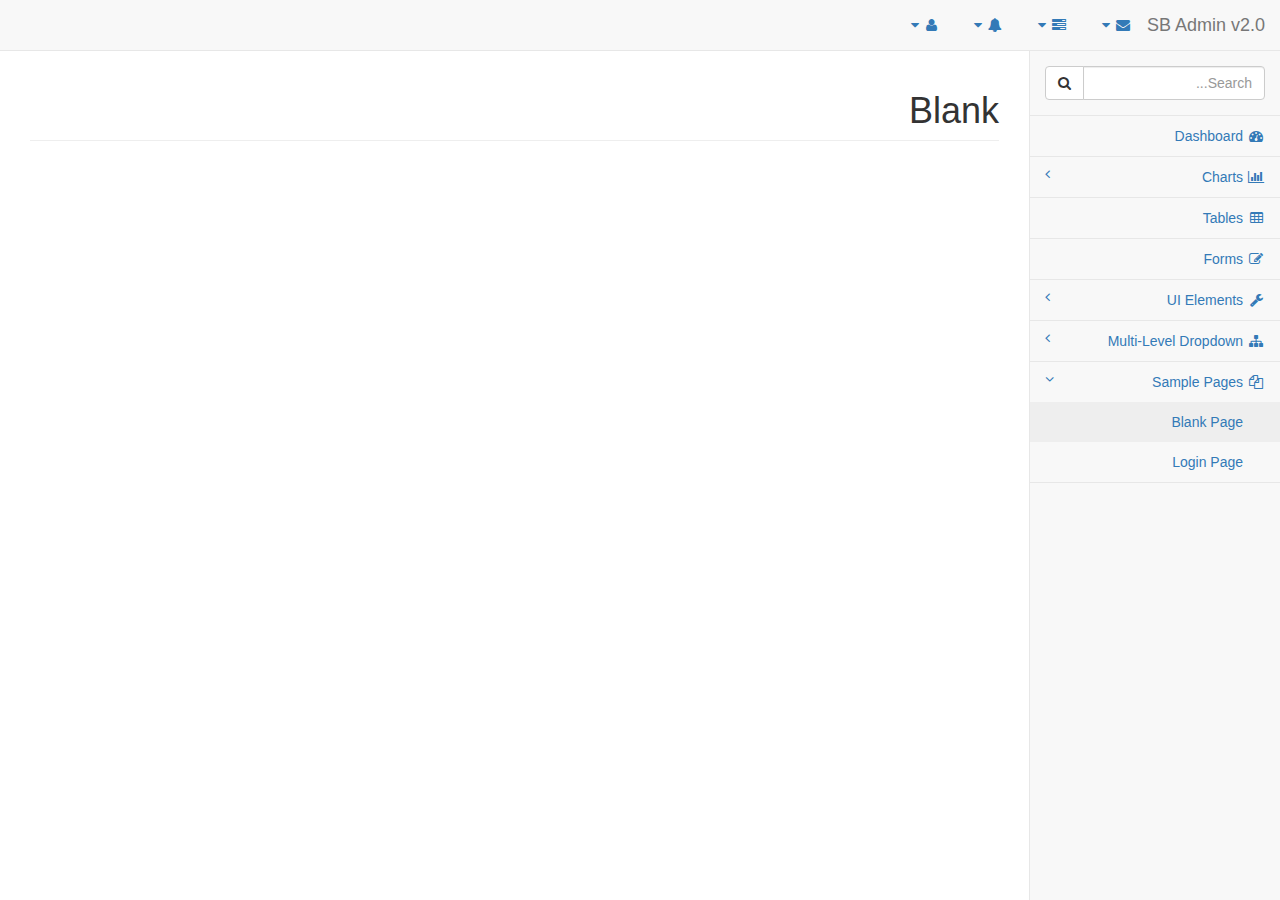
<file: AdminManage/blank.html>
<!DOCTYPE html>
<html lang="en">

<head>

    <meta charset="utf-8">
    <meta http-equiv="X-UA-Compatible" content="IE=edge">
    <meta name="viewport" content="width=device-width, initial-scale=1">
    <meta name="description" content="">
    <meta name="author" content="">

    <title>SB Admin 2 - Bootstrap Admin Theme</title>

    <!-- Bootstrap Core CSS -->
    <link href="css/rtl/bootstrap.min.css" rel="stylesheet">
    
    <!-- not use this in ltr -->
    <link href="css/rtl/bootstrap.rtl.css" rel="stylesheet">

    <!-- MetisMenu CSS -->
    <link href="css/plugins/metisMenu/metisMenu.min.css" rel="stylesheet">

    <!-- Timeline CSS -->
    <link href="css/plugins/timeline.css" rel="stylesheet">

    <!-- Custom CSS -->
    <link href="css/rtl/sb-admin-2.css" rel="stylesheet">

    <!-- Morris Charts CSS -->
    <link href="css/plugins/morris.css" rel="stylesheet">

    <!-- Custom Fonts -->
    <link href="css/font-awesome/font-awesome.min.css" rel="stylesheet" type="text/css">

    <!-- HTML5 Shim and Respond.js IE8 support of HTML5 elements and media queries -->
    <!-- WARNING: Respond.js doesn't work if you view the page via file:// -->
    <!--[if lt IE 9]>
        <script src="https://oss.maxcdn.com/libs/html5shiv/3.7.0/html5shiv.js"></script>
        <script src="https://oss.maxcdn.com/libs/respond.js/1.4.2/respond.min.js"></script>
    <![endif]-->

</head>

<body>

    <div id="wrapper">

        <!-- Navigation -->
        <nav class="navbar navbar-default navbar-static-top" role="navigation" style="margin-bottom: 0">
            <div class="navbar-header">
                <button type="button" class="navbar-toggle" data-toggle="collapse" data-target=".navbar-collapse">
                    <span class="sr-only">Toggle navigation</span>
                    <span class="icon-bar"></span>
                    <span class="icon-bar"></span>
                    <span class="icon-bar"></span>
                </button>
                <a class="navbar-brand" href="index.html">SB Admin v2.0</a>
            </div>
            <!-- /.navbar-header -->

            <ul class="nav navbar-top-links navbar-right">
                <li class="dropdown">
                    <a class="dropdown-toggle" data-toggle="dropdown" href="#">
                        <i class="fa fa-envelope fa-fw"></i> <i class="fa fa-caret-down"></i>
                    </a>
                    <ul class="dropdown-menu dropdown-messages">
                        <li>
                            <a href="#">
                                <div>
                                    <strong>John Smith</strong>
                                    <span class="pull-right text-muted">
                                        <em>Yesterday</em>
                                    </span>
                                </div>
                                <div>Lorem ipsum dolor sit amet, consectetur adipiscing elit. Pellentesque eleifend...</div>
                            </a>
                        </li>
                        <li class="divider"></li>
                        <li>
                            <a href="#">
                                <div>
                                    <strong>John Smith</strong>
                                    <span class="pull-right text-muted">
                                        <em>Yesterday</em>
                                    </span>
                                </div>
                                <div>Lorem ipsum dolor sit amet, consectetur adipiscing elit. Pellentesque eleifend...</div>
                            </a>
                        </li>
                        <li class="divider"></li>
                        <li>
                            <a href="#">
                                <div>
                                    <strong>John Smith</strong>
                                    <span class="pull-right text-muted">
                                        <em>Yesterday</em>
                                    </span>
                                </div>
                                <div>Lorem ipsum dolor sit amet, consectetur adipiscing elit. Pellentesque eleifend...</div>
                            </a>
                        </li>
                        <li class="divider"></li>
                        <li>
                            <a class="text-center" href="#">
                                <strong>Read All Messages</strong>
                                <i class="fa fa-angle-right"></i>
                            </a>
                        </li>
                    </ul>
                    <!-- /.dropdown-messages -->
                </li>
                <!-- /.dropdown -->
                <li class="dropdown">
                    <a class="dropdown-toggle" data-toggle="dropdown" href="#">
                        <i class="fa fa-tasks fa-fw"></i> <i class="fa fa-caret-down"></i>
                    </a>
                    <ul class="dropdown-menu dropdown-tasks">
                        <li>
                            <a href="#">
                                <div>
                                    <p>
                                        <strong>Task 1</strong>
                                        <span class="pull-right text-muted">40% Complete</span>
                                    </p>
                                    <div class="progress progress-striped active">
                                        <div class="progress-bar progress-bar-success" role="progressbar" aria-valuenow="40" aria-valuemin="0" aria-valuemax="100" style="width: 40%">
                                            <span class="sr-only">40% Complete (success)</span>
                                        </div>
                                    </div>
                                </div>
                            </a>
                        </li>
                        <li class="divider"></li>
                        <li>
                            <a href="#">
                                <div>
                                    <p>
                                        <strong>Task 2</strong>
                                        <span class="pull-right text-muted">20% Complete</span>
                                    </p>
                                    <div class="progress progress-striped active">
                                        <div class="progress-bar progress-bar-info" role="progressbar" aria-valuenow="20" aria-valuemin="0" aria-valuemax="100" style="width: 20%">
                                            <span class="sr-only">20% Complete</span>
                                        </div>
                                    </div>
                                </div>
                            </a>
                        </li>
                        <li class="divider"></li>
                        <li>
                            <a href="#">
                                <div>
                                    <p>
                                        <strong>Task 3</strong>
                                        <span class="pull-right text-muted">60% Complete</span>
                                    </p>
                                    <div class="progress progress-striped active">
                                        <div class="progress-bar progress-bar-warning" role="progressbar" aria-valuenow="60" aria-valuemin="0" aria-valuemax="100" style="width: 60%">
                                            <span class="sr-only">60% Complete (warning)</span>
                                        </div>
                                    </div>
                                </div>
                            </a>
                        </li>
                        <li class="divider"></li>
                        <li>
                            <a href="#">
                                <div>
                                    <p>
                                        <strong>Task 4</strong>
                                        <span class="pull-right text-muted">80% Complete</span>
                                    </p>
                                    <div class="progress progress-striped active">
                                        <div class="progress-bar progress-bar-danger" role="progressbar" aria-valuenow="80" aria-valuemin="0" aria-valuemax="100" style="width: 80%">
                                            <span class="sr-only">80% Complete (danger)</span>
                                        </div>
                                    </div>
                                </div>
                            </a>
                        </li>
                        <li class="divider"></li>
                        <li>
                            <a class="text-center" href="#">
                                <strong>See All Tasks</strong>
                                <i class="fa fa-angle-right"></i>
                            </a>
                        </li>
                    </ul>
                    <!-- /.dropdown-tasks -->
                </li>
                <!-- /.dropdown -->
                <li class="dropdown">
                    <a class="dropdown-toggle" data-toggle="dropdown" href="#">
                        <i class="fa fa-bell fa-fw"></i> <i class="fa fa-caret-down"></i>
                    </a>
                    <ul class="dropdown-menu dropdown-alerts">
                        <li>
                            <a href="#">
                                <div>
                                    <i class="fa fa-comment fa-fw"></i> New Comment
                                    <span class="pull-right text-muted small">4 minutes ago</span>
                                </div>
                            </a>
                        </li>
                        <li class="divider"></li>
                        <li>
                            <a href="#">
                                <div>
                                    <i class="fa fa-twitter fa-fw"></i> 3 New Followers
                                    <span class="pull-right text-muted small">12 minutes ago</span>
                                </div>
                            </a>
                        </li>
                        <li class="divider"></li>
                        <li>
                            <a href="#">
                                <div>
                                    <i class="fa fa-envelope fa-fw"></i> Message Sent
                                    <span class="pull-right text-muted small">4 minutes ago</span>
                                </div>
                            </a>
                        </li>
                        <li class="divider"></li>
                        <li>
                            <a href="#">
                                <div>
                                    <i class="fa fa-tasks fa-fw"></i> New Task
                                    <span class="pull-right text-muted small">4 minutes ago</span>
                                </div>
                            </a>
                        </li>
                        <li class="divider"></li>
                        <li>
                            <a href="#">
                                <div>
                                    <i class="fa fa-upload fa-fw"></i> Server Rebooted
                                    <span class="pull-right text-muted small">4 minutes ago</span>
                                </div>
                            </a>
                        </li>
                        <li class="divider"></li>
                        <li>
                            <a class="text-center" href="#">
                                <strong>See All Alerts</strong>
                                <i class="fa fa-angle-right"></i>
                            </a>
                        </li>
                    </ul>
                    <!-- /.dropdown-alerts -->
                </li>
                <!-- /.dropdown -->
                <li class="dropdown">
                    <a class="dropdown-toggle" data-toggle="dropdown" href="#">
                        <i class="fa fa-user fa-fw"></i> <i class="fa fa-caret-down"></i>
                    </a>
                    <ul class="dropdown-menu dropdown-user">
                        <li><a href="#"><i class="fa fa-user fa-fw"></i> User Profile</a>
                        </li>
                        <li><a href="#"><i class="fa fa-gear fa-fw"></i> Settings</a>
                        </li>
                        <li class="divider"></li>
                        <li><a href="login.html"><i class="fa fa-sign-out fa-fw"></i> Logout</a>
                        </li>
                    </ul>
                    <!-- /.dropdown-user -->
                </li>
                <!-- /.dropdown -->
            </ul>
            <!-- /.navbar-top-links -->

            <div class="navbar-default sidebar" role="navigation">
                <div class="sidebar-nav navbar-collapse">
                    <ul class="nav" id="side-menu">
                        <li class="sidebar-search">
                            <div class="input-group custom-search-form">
                                <input type="text" class="form-control" placeholder="Search...">
                                <span class="input-group-btn">
                                <button class="btn btn-default" type="button">
                                    <i class="fa fa-search"></i>
                                </button>
                            </span>
                            </div>
                            <!-- /input-group -->
                        </li>
                        <li>
                            <a href="index.html"><i class="fa fa-dashboard fa-fw"></i> Dashboard</a>
                        </li>
                        <li>
                            <a href="#"><i class="fa fa-bar-chart-o fa-fw"></i> Charts<span class="fa arrow"></span></a>
                            <ul class="nav nav-second-level">
                                <li>
                                    <a href="flot.html">Flot Charts</a>
                                </li>
                                <li>
                                    <a href="morris.html">Morris.js Charts</a>
                                </li>
                            </ul>
                            <!-- /.nav-second-level -->
                        </li>
                        <li>
                            <a href="tables.html"><i class="fa fa-table fa-fw"></i> Tables</a>
                        </li>
                        <li>
                            <a href="forms.html"><i class="fa fa-edit fa-fw"></i> Forms</a>
                        </li>
                        <li>
                            <a href="#"><i class="fa fa-wrench fa-fw"></i> UI Elements<span class="fa arrow"></span></a>
                            <ul class="nav nav-second-level">
                                <li>
                                    <a href="panels-wells.html">Panels and Wells</a>
                                </li>
                                <li>
                                    <a href="buttons.html">Buttons</a>
                                </li>
                                <li>
                                    <a href="notifications.html">Notifications</a>
                                </li>
                                <li>
                                    <a href="typography.html">Typography</a>
                                </li>
                                <li>
                                    <a href="grid.html">Grid</a>
                                </li>
                            </ul>
                            <!-- /.nav-second-level -->
                        </li>
                        <li>
                            <a href="#"><i class="fa fa-sitemap fa-fw"></i> Multi-Level Dropdown<span class="fa arrow"></span></a>
                            <ul class="nav nav-second-level">
                                <li>
                                    <a href="#">Second Level Item</a>
                                </li>
                                <li>
                                    <a href="#">Second Level Item</a>
                                </li>
                                <li>
                                    <a href="#">Third Level <span class="fa arrow"></span></a>
                                    <ul class="nav nav-third-level">
                                        <li>
                                            <a href="#">Third Level Item</a>
                                        </li>
                                        <li>
                                            <a href="#">Third Level Item</a>
                                        </li>
                                        <li>
                                            <a href="#">Third Level Item</a>
                                        </li>
                                        <li>
                                            <a href="#">Third Level Item</a>
                                        </li>
                                    </ul>
                                    <!-- /.nav-third-level -->
                                </li>
                            </ul>
                            <!-- /.nav-second-level -->
                        </li>
                        <li class="active">
                            <a href="#"><i class="fa fa-files-o fa-fw"></i> Sample Pages<span class="fa arrow"></span></a>
                            <ul class="nav nav-second-level">
                                <li>
                                    <a class="active" href="blank.html">Blank Page</a>
                                </li>
                                <li>
                                    <a href="login.html">Login Page</a>
                                </li>
                            </ul>
                            <!-- /.nav-second-level -->
                        </li>
                    </ul>
                </div>
                <!-- /.sidebar-collapse -->
            </div>
            <!-- /.navbar-static-side -->
        </nav>

        <!-- Page Content -->
        <div id="page-wrapper">
            <div class="row">
                <div class="col-lg-12">
                    <h1 class="page-header">Blank</h1>
                </div>
                <!-- /.col-lg-12 -->
            </div>
            <!-- /.row -->
        </div>
        <!-- /#page-wrapper -->

    </div>
    <!-- /#wrapper -->

    <!-- jQuery Version 1.11.0 -->
    <script src="js/jquery-1.11.0.js"></script>

    <!-- Bootstrap Core JavaScript -->
    <script src="js/bootstrap.min.js"></script>

    <!-- Metis Menu Plugin JavaScript -->
    <script src="js/metisMenu/metisMenu.min.js"></script>

    <!-- Morris Charts JavaScript -->
    <script src="js/raphael/raphael.min.js"></script>
    <script src="js/morris/morris.min.js"></script>

    <!-- Custom Theme JavaScript -->
    <script src="js/sb-admin-2.js"></script>

</body>

</html>
</file>
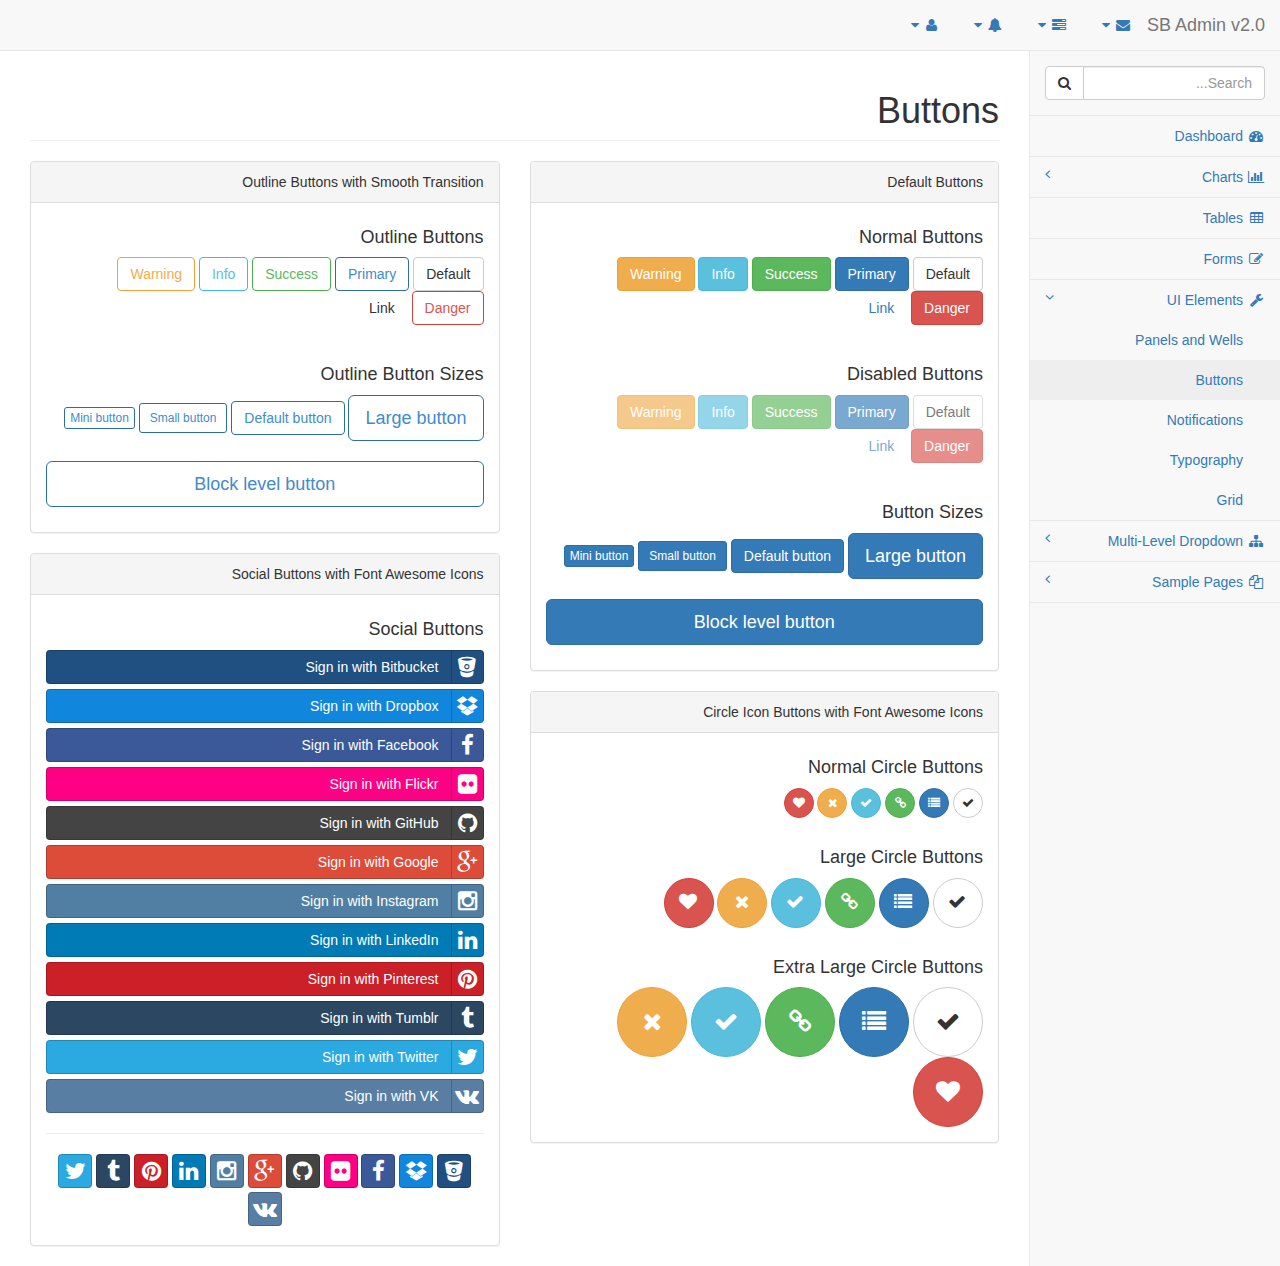
<file: AdminManage/buttons.html>
<!DOCTYPE html>
<html lang="en">

<head>

    <meta charset="utf-8">
    <meta http-equiv="X-UA-Compatible" content="IE=edge">
    <meta name="viewport" content="width=device-width, initial-scale=1">
    <meta name="description" content="">
    <meta name="author" content="">

    <title>SB Admin 2 - Bootstrap Admin Theme</title>

    <!-- Bootstrap Core CSS -->
    <link href="css/rtl/bootstrap.min.css" rel="stylesheet">
    
    <!-- not use this in ltr -->
    <link href="css/rtl/bootstrap.rtl.css" rel="stylesheet">

    <!-- MetisMenu CSS -->
    <link href="css/plugins/metisMenu/metisMenu.min.css" rel="stylesheet">

    <!-- Social Buttons CSS -->
    <link href="css/plugins/social-buttons.css" rel="stylesheet">

    <!-- Custom Fonts -->
    <link href="css/font-awesome/font-awesome.min.css" rel="stylesheet" type="text/css">

    <!-- Custom CSS -->
    <link href="css/rtl/sb-admin-2.css" rel="stylesheet">

    <!-- HTML5 Shim and Respond.js IE8 support of HTML5 elements and media queries -->
    <!-- WARNING: Respond.js doesn't work if you view the page via file:// -->
    <!--[if lt IE 9]>
        <script src="https://oss.maxcdn.com/libs/html5shiv/3.7.0/html5shiv.js"></script>
        <script src="https://oss.maxcdn.com/libs/respond.js/1.4.2/respond.min.js"></script>
    <![endif]-->

</head>

<body>

    <div id="wrapper">

        <!-- Navigation -->
        <nav class="navbar navbar-default navbar-static-top" role="navigation" style="margin-bottom: 0">
            <div class="navbar-header">
                <button type="button" class="navbar-toggle" data-toggle="collapse" data-target=".navbar-collapse">
                    <span class="sr-only">Toggle navigation</span>
                    <span class="icon-bar"></span>
                    <span class="icon-bar"></span>
                    <span class="icon-bar"></span>
                </button>
                <a class="navbar-brand" href="index.html">SB Admin v2.0</a>
            </div>
            <!-- /.navbar-header -->

            <ul class="nav navbar-top-links navbar-right">
                <li class="dropdown">
                    <a class="dropdown-toggle" data-toggle="dropdown" href="#">
                        <i class="fa fa-envelope fa-fw"></i>  <i class="fa fa-caret-down"></i>
                    </a>
                    <ul class="dropdown-menu dropdown-messages">
                        <li>
                            <a href="#">
                                <div>
                                    <strong>John Smith</strong>
                                    <span class="pull-right text-muted">
                                        <em>Yesterday</em>
                                    </span>
                                </div>
                                <div>Lorem ipsum dolor sit amet, consectetur adipiscing elit. Pellentesque eleifend...</div>
                            </a>
                        </li>
                        <li class="divider"></li>
                        <li>
                            <a href="#">
                                <div>
                                    <strong>John Smith</strong>
                                    <span class="pull-right text-muted">
                                        <em>Yesterday</em>
                                    </span>
                                </div>
                                <div>Lorem ipsum dolor sit amet, consectetur adipiscing elit. Pellentesque eleifend...</div>
                            </a>
                        </li>
                        <li class="divider"></li>
                        <li>
                            <a href="#">
                                <div>
                                    <strong>John Smith</strong>
                                    <span class="pull-right text-muted">
                                        <em>Yesterday</em>
                                    </span>
                                </div>
                                <div>Lorem ipsum dolor sit amet, consectetur adipiscing elit. Pellentesque eleifend...</div>
                            </a>
                        </li>
                        <li class="divider"></li>
                        <li>
                            <a class="text-center" href="#">
                                <strong>Read All Messages</strong>
                                <i class="fa fa-angle-right"></i>
                            </a>
                        </li>
                    </ul>
                    <!-- /.dropdown-messages -->
                </li>
                <!-- /.dropdown -->
                <li class="dropdown">
                    <a class="dropdown-toggle" data-toggle="dropdown" href="#">
                        <i class="fa fa-tasks fa-fw"></i>  <i class="fa fa-caret-down"></i>
                    </a>
                    <ul class="dropdown-menu dropdown-tasks">
                        <li>
                            <a href="#">
                                <div>
                                    <p>
                                        <strong>Task 1</strong>
                                        <span class="pull-right text-muted">40% Complete</span>
                                    </p>
                                    <div class="progress progress-striped active">
                                        <div class="progress-bar progress-bar-success" role="progressbar" aria-valuenow="40" aria-valuemin="0" aria-valuemax="100" style="width: 40%">
                                            <span class="sr-only">40% Complete (success)</span>
                                        </div>
                                    </div>
                                </div>
                            </a>
                        </li>
                        <li class="divider"></li>
                        <li>
                            <a href="#">
                                <div>
                                    <p>
                                        <strong>Task 2</strong>
                                        <span class="pull-right text-muted">20% Complete</span>
                                    </p>
                                    <div class="progress progress-striped active">
                                        <div class="progress-bar progress-bar-info" role="progressbar" aria-valuenow="20" aria-valuemin="0" aria-valuemax="100" style="width: 20%">
                                            <span class="sr-only">20% Complete</span>
                                        </div>
                                    </div>
                                </div>
                            </a>
                        </li>
                        <li class="divider"></li>
                        <li>
                            <a href="#">
                                <div>
                                    <p>
                                        <strong>Task 3</strong>
                                        <span class="pull-right text-muted">60% Complete</span>
                                    </p>
                                    <div class="progress progress-striped active">
                                        <div class="progress-bar progress-bar-warning" role="progressbar" aria-valuenow="60" aria-valuemin="0" aria-valuemax="100" style="width: 60%">
                                            <span class="sr-only">60% Complete (warning)</span>
                                        </div>
                                    </div>
                                </div>
                            </a>
                        </li>
                        <li class="divider"></li>
                        <li>
                            <a href="#">
                                <div>
                                    <p>
                                        <strong>Task 4</strong>
                                        <span class="pull-right text-muted">80% Complete</span>
                                    </p>
                                    <div class="progress progress-striped active">
                                        <div class="progress-bar progress-bar-danger" role="progressbar" aria-valuenow="80" aria-valuemin="0" aria-valuemax="100" style="width: 80%">
                                            <span class="sr-only">80% Complete (danger)</span>
                                        </div>
                                    </div>
                                </div>
                            </a>
                        </li>
                        <li class="divider"></li>
                        <li>
                            <a class="text-center" href="#">
                                <strong>See All Tasks</strong>
                                <i class="fa fa-angle-right"></i>
                            </a>
                        </li>
                    </ul>
                    <!-- /.dropdown-tasks -->
                </li>
                <!-- /.dropdown -->
                <li class="dropdown">
                    <a class="dropdown-toggle" data-toggle="dropdown" href="#">
                        <i class="fa fa-bell fa-fw"></i>  <i class="fa fa-caret-down"></i>
                    </a>
                    <ul class="dropdown-menu dropdown-alerts">
                        <li>
                            <a href="#">
                                <div>
                                    <i class="fa fa-comment fa-fw"></i> New Comment
                                    <span class="pull-right text-muted small">4 minutes ago</span>
                                </div>
                            </a>
                        </li>
                        <li class="divider"></li>
                        <li>
                            <a href="#">
                                <div>
                                    <i class="fa fa-twitter fa-fw"></i> 3 New Followers
                                    <span class="pull-right text-muted small">12 minutes ago</span>
                                </div>
                            </a>
                        </li>
                        <li class="divider"></li>
                        <li>
                            <a href="#">
                                <div>
                                    <i class="fa fa-envelope fa-fw"></i> Message Sent
                                    <span class="pull-right text-muted small">4 minutes ago</span>
                                </div>
                            </a>
                        </li>
                        <li class="divider"></li>
                        <li>
                            <a href="#">
                                <div>
                                    <i class="fa fa-tasks fa-fw"></i> New Task
                                    <span class="pull-right text-muted small">4 minutes ago</span>
                                </div>
                            </a>
                        </li>
                        <li class="divider"></li>
                        <li>
                            <a href="#">
                                <div>
                                    <i class="fa fa-upload fa-fw"></i> Server Rebooted
                                    <span class="pull-right text-muted small">4 minutes ago</span>
                                </div>
                            </a>
                        </li>
                        <li class="divider"></li>
                        <li>
                            <a class="text-center" href="#">
                                <strong>See All Alerts</strong>
                                <i class="fa fa-angle-right"></i>
                            </a>
                        </li>
                    </ul>
                    <!-- /.dropdown-alerts -->
                </li>
                <!-- /.dropdown -->
                <li class="dropdown">
                    <a class="dropdown-toggle" data-toggle="dropdown" href="#">
                        <i class="fa fa-user fa-fw"></i>  <i class="fa fa-caret-down"></i>
                    </a>
                    <ul class="dropdown-menu dropdown-user">
                        <li><a href="#"><i class="fa fa-user fa-fw"></i> User Profile</a>
                        </li>
                        <li><a href="#"><i class="fa fa-gear fa-fw"></i> Settings</a>
                        </li>
                        <li class="divider"></li>
                        <li><a href="login.html"><i class="fa fa-sign-out fa-fw"></i> Logout</a>
                        </li>
                    </ul>
                    <!-- /.dropdown-user -->
                </li>
                <!-- /.dropdown -->
            </ul>
            <!-- /.navbar-top-links -->

            <div class="navbar-default sidebar" role="navigation">
                <div class="sidebar-nav navbar-collapse">
                    <ul class="nav" id="side-menu">
                        <li class="sidebar-search">
                            <div class="input-group custom-search-form">
                                <input type="text" class="form-control" placeholder="Search...">
                                <span class="input-group-btn">
                                <button class="btn btn-default" type="button">
                                    <i class="fa fa-search"></i>
                                </button>
                            </span>
                            </div>
                            <!-- /input-group -->
                        </li>
                        <li>
                            <a href="index.html"><i class="fa fa-dashboard fa-fw"></i> Dashboard</a>
                        </li>
                        <li>
                            <a href="#"><i class="fa fa-bar-chart-o fa-fw"></i> Charts<span class="fa arrow"></span></a>
                            <ul class="nav nav-second-level">
                                <li>
                                    <a href="flot.html">Flot Charts</a>
                                </li>
                                <li>
                                    <a href="morris.html">Morris.js Charts</a>
                                </li>
                            </ul>
                            <!-- /.nav-second-level -->
                        </li>
                        <li>
                            <a href="tables.html"><i class="fa fa-table fa-fw"></i> Tables</a>
                        </li>
                        <li>
                            <a href="forms.html"><i class="fa fa-edit fa-fw"></i> Forms</a>
                        </li>
                        <li class="active">
                            <a href="#"><i class="fa fa-wrench fa-fw"></i> UI Elements<span class="fa arrow"></span></a>
                            <ul class="nav nav-second-level">
                                <li>
                                    <a href="panels-wells.html">Panels and Wells</a>
                                </li>
                                <li>
                                    <a class="active" href="buttons.html">Buttons</a>
                                </li>
                                <li>
                                    <a href="notifications.html">Notifications</a>
                                </li>
                                <li>
                                    <a href="typography.html">Typography</a>
                                </li>
                                <li>
                                    <a href="grid.html">Grid</a>
                                </li>
                            </ul>
                            <!-- /.nav-second-level -->
                        </li>
                        <li>
                            <a href="#"><i class="fa fa-sitemap fa-fw"></i> Multi-Level Dropdown<span class="fa arrow"></span></a>
                            <ul class="nav nav-second-level">
                                <li>
                                    <a href="#">Second Level Item</a>
                                </li>
                                <li>
                                    <a href="#">Second Level Item</a>
                                </li>
                                <li>
                                    <a href="#">Third Level <span class="fa arrow"></span></a>
                                    <ul class="nav nav-third-level">
                                        <li>
                                            <a href="#">Third Level Item</a>
                                        </li>
                                        <li>
                                            <a href="#">Third Level Item</a>
                                        </li>
                                        <li>
                                            <a href="#">Third Level Item</a>
                                        </li>
                                        <li>
                                            <a href="#">Third Level Item</a>
                                        </li>
                                    </ul>
                                    <!-- /.nav-third-level -->
                                </li>
                            </ul>
                            <!-- /.nav-second-level -->
                        </li>
                        <li>
                            <a href="#"><i class="fa fa-files-o fa-fw"></i> Sample Pages<span class="fa arrow"></span></a>
                            <ul class="nav nav-second-level">
                                <li>
                                    <a href="blank.html">Blank Page</a>
                                </li>
                                <li>
                                    <a href="login.html">Login Page</a>
                                </li>
                            </ul>
                            <!-- /.nav-second-level -->
                        </li>
                    </ul>
                </div>
                <!-- /.sidebar-collapse -->
            </div>
            <!-- /.navbar-static-side -->
        </nav>

        <!-- Page Content -->
        <div id="page-wrapper">
            <div class="row">
                <div class="col-lg-12">
                    <h1 class="page-header">Buttons</h1>
                </div>
                <!-- /.col-lg-12 -->
            </div>
            <!-- /.row -->
            <div class="row">
                <div class="col-lg-6">
                    <div class="panel panel-default">
                        <div class="panel-heading">
                            Default Buttons
                        </div>
                        <!-- /.panel-heading -->
                        <div class="panel-body">
                            <h4>Normal Buttons</h4>
                            <p>
                                <button type="button" class="btn btn-default">Default</button>
                                <button type="button" class="btn btn-primary">Primary</button>
                                <button type="button" class="btn btn-success">Success</button>
                                <button type="button" class="btn btn-info">Info</button>
                                <button type="button" class="btn btn-warning">Warning</button>
                                <button type="button" class="btn btn-danger">Danger</button>
                                <button type="button" class="btn btn-link">Link</button>
                            </p>
                            <br>
                            <h4>Disabled Buttons</h4>
                            <p>
                                <button type="button" class="btn btn-default disabled">Default</button>
                                <button type="button" class="btn btn-primary disabled">Primary</button>
                                <button type="button" class="btn btn-success disabled">Success</button>
                                <button type="button" class="btn btn-info disabled">Info</button>
                                <button type="button" class="btn btn-warning disabled">Warning</button>
                                <button type="button" class="btn btn-danger disabled">Danger</button>
                                <button type="button" class="btn btn-link disabled">Link</button>
                            </p>
                            <br>
                            <h4>Button Sizes</h4>
                            <p>
                                <button type="button" class="btn btn-primary btn-lg">Large button</button>
                                <button type="button" class="btn btn-primary">Default button</button>
                                <button type="button" class="btn btn-primary btn-sm">Small button</button>
                                <button type="button" class="btn btn-primary btn-xs">Mini button</button>
                                <br>
                                <br>
                                <button type="button" class="btn btn-primary btn-lg btn-block">Block level button</button>
                            </p>
                        </div>
                        <!-- /.panel-body -->
                    </div>
                    <!-- /.panel -->
                    <div class="panel panel-default">
                        <div class="panel-heading">
                            Circle Icon Buttons with Font Awesome Icons
                        </div>
                        <!-- /.panel-heading -->
                        <div class="panel-body">
                            <h4>Normal Circle Buttons</h4>
                            <button type="button" class="btn btn-default btn-circle"><i class="fa fa-check"></i>
                            </button>
                            <button type="button" class="btn btn-primary btn-circle"><i class="fa fa-list"></i>
                            </button>
                            <button type="button" class="btn btn-success btn-circle"><i class="fa fa-link"></i>
                            </button>
                            <button type="button" class="btn btn-info btn-circle"><i class="fa fa-check"></i>
                            </button>
                            <button type="button" class="btn btn-warning btn-circle"><i class="fa fa-times"></i>
                            </button>
                            <button type="button" class="btn btn-danger btn-circle"><i class="fa fa-heart"></i>
                            </button>
                            <br>
                            <br>
                            <h4>Large Circle Buttons</h4>
                            <button type="button" class="btn btn-default btn-circle btn-lg"><i class="fa fa-check"></i>
                            </button>
                            <button type="button" class="btn btn-primary btn-circle btn-lg"><i class="fa fa-list"></i>
                            </button>
                            <button type="button" class="btn btn-success btn-circle btn-lg"><i class="fa fa-link"></i>
                            </button>
                            <button type="button" class="btn btn-info btn-circle btn-lg"><i class="fa fa-check"></i>
                            </button>
                            <button type="button" class="btn btn-warning btn-circle btn-lg"><i class="fa fa-times"></i>
                            </button>
                            <button type="button" class="btn btn-danger btn-circle btn-lg"><i class="fa fa-heart"></i>
                            </button>
                            <br>
                            <br>
                            <h4>Extra Large Circle Buttons</h4>
                            <button type="button" class="btn btn-default btn-circle btn-xl"><i class="fa fa-check"></i>
                            </button>
                            <button type="button" class="btn btn-primary btn-circle btn-xl"><i class="fa fa-list"></i>
                            </button>
                            <button type="button" class="btn btn-success btn-circle btn-xl"><i class="fa fa-link"></i>
                            </button>
                            <button type="button" class="btn btn-info btn-circle btn-xl"><i class="fa fa-check"></i>
                            </button>
                            <button type="button" class="btn btn-warning btn-circle btn-xl"><i class="fa fa-times"></i>
                            </button>
                            <button type="button" class="btn btn-danger btn-circle btn-xl"><i class="fa fa-heart"></i>
                            </button>
                        </div>
                        <!-- /.panel-body -->
                    </div>
                    <!-- /.panel -->
                </div>
                <!-- /.col-lg-6 -->
                <div class="col-lg-6">
                    <div class="panel panel-default">
                        <div class="panel-heading">
                            Outline Buttons with Smooth Transition
                        </div>
                        <!-- /.panel-heading -->
                        <div class="panel-body">
                            <h4>Outline Buttons</h4>
                            <p>
                                <button type="button" class="btn btn-outline btn-default">Default</button>
                                <button type="button" class="btn btn-outline btn-primary">Primary</button>
                                <button type="button" class="btn btn-outline btn-success">Success</button>
                                <button type="button" class="btn btn-outline btn-info">Info</button>
                                <button type="button" class="btn btn-outline btn-warning">Warning</button>
                                <button type="button" class="btn btn-outline btn-danger">Danger</button>
                                <button type="button" class="btn btn-outline btn-link">Link</button>
                            </p>
                            <br>
                            <h4>Outline Button Sizes</h4>
                            <p>
                                <button type="button" class="btn btn-outline btn-primary btn-lg">Large button</button>
                                <button type="button" class="btn btn-outline btn-primary">Default button</button>
                                <button type="button" class="btn btn-outline btn-primary btn-sm">Small button</button>
                                <button type="button" class="btn btn-outline btn-primary btn-xs">Mini button</button>
                                <br>
                                <br>
                                <button type="button" class="btn btn-outline btn-primary btn-lg btn-block">Block level button</button>
                            </p>
                        </div>
                        <!-- /.panel-body -->
                    </div>
                    <!-- /.panel -->
                    <div class="panel panel-default">
                        <div class="panel-heading">
                            Social Buttons with Font Awesome Icons
                        </div>
                        <!-- /.panel-heading -->
                        <div class="panel-body">
                            <h4>Social Buttons</h4>
                            <a class="btn btn-block btn-social btn-bitbucket">
                                <i class="fa fa-bitbucket"></i> Sign in with Bitbucket
                            </a>
                            <a class="btn btn-block btn-social btn-dropbox">
                                <i class="fa fa-dropbox"></i> Sign in with Dropbox
                            </a>
                            <a class="btn btn-block btn-social btn-facebook">
                                <i class="fa fa-facebook"></i> Sign in with Facebook
                            </a>
                            <a class="btn btn-block btn-social btn-flickr">
                                <i class="fa fa-flickr"></i> Sign in with Flickr
                            </a>
                            <a class="btn btn-block btn-social btn-github">
                                <i class="fa fa-github"></i> Sign in with GitHub
                            </a>
                            <a class="btn btn-block btn-social btn-google-plus">
                                <i class="fa fa-google-plus"></i> Sign in with Google
                            </a>
                            <a class="btn btn-block btn-social btn-instagram">
                                <i class="fa fa-instagram"></i> Sign in with Instagram
                            </a>
                            <a class="btn btn-block btn-social btn-linkedin">
                                <i class="fa fa-linkedin"></i> Sign in with LinkedIn
                            </a>
                            <a class="btn btn-block btn-social btn-pinterest">
                                <i class="fa fa-pinterest"></i> Sign in with Pinterest
                            </a>
                            <a class="btn btn-block btn-social btn-tumblr">
                                <i class="fa fa-tumblr"></i> Sign in with Tumblr
                            </a>
                            <a class="btn btn-block btn-social btn-twitter">
                                <i class="fa fa-twitter"></i> Sign in with Twitter
                            </a>
                            <a class="btn btn-block btn-social btn-vk">
                                <i class="fa fa-vk"></i> Sign in with VK
                            </a>

                            <hr>

                            <div class="text-center">
                                <a class="btn btn-social-icon btn-bitbucket"><i class="fa fa-bitbucket"></i></a>
                                <a class="btn btn-social-icon btn-dropbox"><i class="fa fa-dropbox"></i></a>
                                <a class="btn btn-social-icon btn-facebook"><i class="fa fa-facebook"></i></a>
                                <a class="btn btn-social-icon btn-flickr"><i class="fa fa-flickr"></i></a>
                                <a class="btn btn-social-icon btn-github"><i class="fa fa-github"></i></a>
                                <a class="btn btn-social-icon btn-google-plus"><i class="fa fa-google-plus"></i></a>
                                <a class="btn btn-social-icon btn-instagram"><i class="fa fa-instagram"></i></a>
                                <a class="btn btn-social-icon btn-linkedin"><i class="fa fa-linkedin"></i></a>
                                <a class="btn btn-social-icon btn-pinterest"><i class="fa fa-pinterest"></i></a>
                                <a class="btn btn-social-icon btn-tumblr"><i class="fa fa-tumblr"></i></a>
                                <a class="btn btn-social-icon btn-twitter"><i class="fa fa-twitter"></i></a>
                                <a class="btn btn-social-icon btn-vk"><i class="fa fa-vk"></i></a>
                            </div>
                        </div>
                        <!-- /.panel-body -->
                    </div>
                    <!-- /.panel -->
                </div>
                <!-- /.col-lg-6 -->
            </div>
            <!-- /.row -->
        </div>
        <!-- /#page-wrapper -->

    </div>
    <!-- /#wrapper -->

    <!-- jQuery Version 1.11.0 -->
    <script src="js/jquery-1.11.0.js"></script>

    <!-- Bootstrap Core JavaScript -->
    <script src="js/bootstrap.min.js"></script>

    <!-- Metis Menu Plugin JavaScript -->
    <script src="js/metisMenu/metisMenu.min.js"></script>

    <!-- Custom Theme JavaScript -->
    <script src="js/sb-admin-2.js"></script>

</body>

</html>
</file>
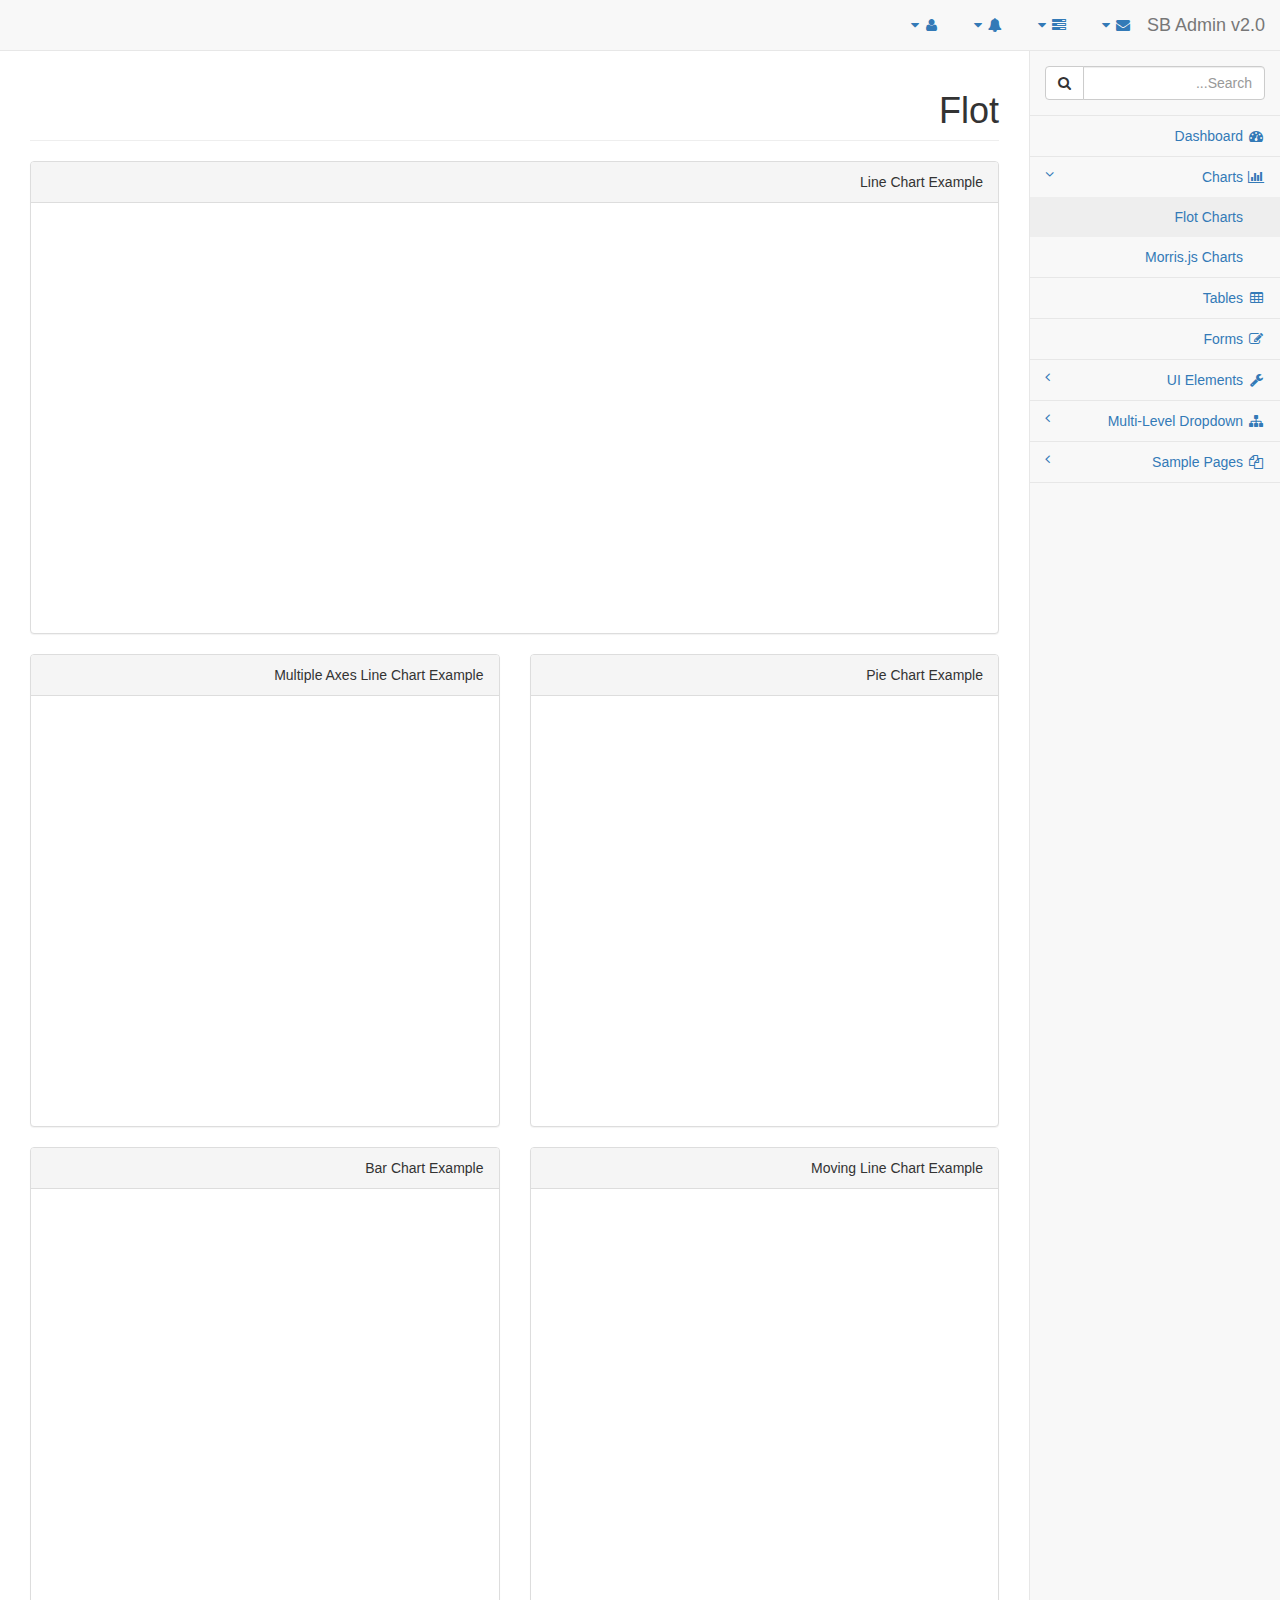
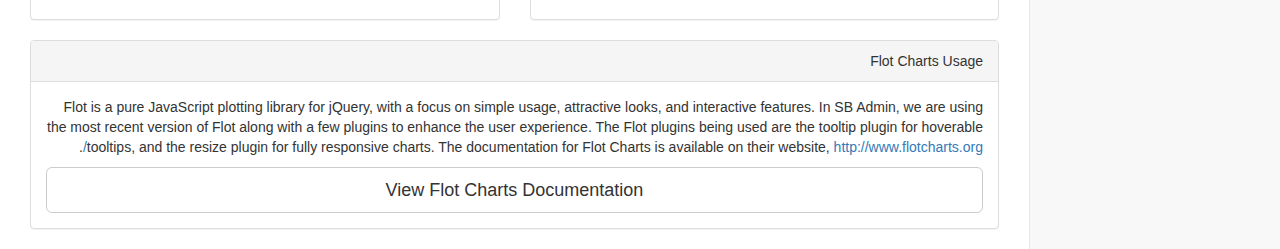
<file: AdminManage/flot.html>
<!DOCTYPE html>
<html lang="en">

<head>

    <meta charset="utf-8">
    <meta http-equiv="X-UA-Compatible" content="IE=edge">
    <meta name="viewport" content="width=device-width, initial-scale=1">
    <meta name="description" content="">
    <meta name="author" content="">

    <title>SB Admin 2 - Bootstrap Admin Theme</title>

    <!-- Bootstrap Core CSS -->
    <link href="css/rtl/bootstrap.min.css" rel="stylesheet">
    
    <!-- not use this in ltr -->
    <link href="css/rtl/bootstrap.rtl.css" rel="stylesheet">

    <!-- MetisMenu CSS -->
    <link href="css/plugins/metisMenu/metisMenu.min.css" rel="stylesheet">

    <!-- Timeline CSS -->
    <link href="css/plugins/timeline.css" rel="stylesheet">

    <!-- Custom CSS -->
    <link href="css/rtl/sb-admin-2.css" rel="stylesheet">

    <!-- Morris Charts CSS -->
    <link href="css/plugins/morris.css" rel="stylesheet">

    <!-- Custom Fonts -->
    <link href="css/font-awesome/font-awesome.min.css" rel="stylesheet" type="text/css">

    <!-- HTML5 Shim and Respond.js IE8 support of HTML5 elements and media queries -->
    <!-- WARNING: Respond.js doesn't work if you view the page via file:// -->
    <!--[if lt IE 9]>
        <script src="https://oss.maxcdn.com/libs/html5shiv/3.7.0/html5shiv.js"></script>
        <script src="https://oss.maxcdn.com/libs/respond.js/1.4.2/respond.min.js"></script>
    <![endif]-->

</head>

<body>

    <div id="wrapper">

        <!-- Navigation -->
        <nav class="navbar navbar-default navbar-static-top" role="navigation" style="margin-bottom: 0">
            <div class="navbar-header">
                <button type="button" class="navbar-toggle" data-toggle="collapse" data-target=".navbar-collapse">
                    <span class="sr-only">Toggle navigation</span>
                    <span class="icon-bar"></span>
                    <span class="icon-bar"></span>
                    <span class="icon-bar"></span>
                </button>
                <a class="navbar-brand" href="index.html">SB Admin v2.0</a>
            </div>
            <!-- /.navbar-header -->

            <ul class="nav navbar-top-links navbar-right">
                <li class="dropdown">
                    <a class="dropdown-toggle" data-toggle="dropdown" href="#">
                        <i class="fa fa-envelope fa-fw"></i> <i class="fa fa-caret-down"></i>
                    </a>
                    <ul class="dropdown-menu dropdown-messages">
                        <li>
                            <a href="#">
                                <div>
                                    <strong>John Smith</strong>
                                    <span class="pull-right text-muted">
                                        <em>Yesterday</em>
                                    </span>
                                </div>
                                <div>Lorem ipsum dolor sit amet, consectetur adipiscing elit. Pellentesque eleifend...</div>
                            </a>
                        </li>
                        <li class="divider"></li>
                        <li>
                            <a href="#">
                                <div>
                                    <strong>John Smith</strong>
                                    <span class="pull-right text-muted">
                                        <em>Yesterday</em>
                                    </span>
                                </div>
                                <div>Lorem ipsum dolor sit amet, consectetur adipiscing elit. Pellentesque eleifend...</div>
                            </a>
                        </li>
                        <li class="divider"></li>
                        <li>
                            <a href="#">
                                <div>
                                    <strong>John Smith</strong>
                                    <span class="pull-right text-muted">
                                        <em>Yesterday</em>
                                    </span>
                                </div>
                                <div>Lorem ipsum dolor sit amet, consectetur adipiscing elit. Pellentesque eleifend...</div>
                            </a>
                        </li>
                        <li class="divider"></li>
                        <li>
                            <a class="text-center" href="#">
                                <strong>Read All Messages</strong>
                                <i class="fa fa-angle-right"></i>
                            </a>
                        </li>
                    </ul>
                    <!-- /.dropdown-messages -->
                </li>
                <!-- /.dropdown -->
                <li class="dropdown">
                    <a class="dropdown-toggle" data-toggle="dropdown" href="#">
                        <i class="fa fa-tasks fa-fw"></i> <i class="fa fa-caret-down"></i>
                    </a>
                    <ul class="dropdown-menu dropdown-tasks">
                        <li>
                            <a href="#">
                                <div>
                                    <p>
                                        <strong>Task 1</strong>
                                        <span class="pull-right text-muted">40% Complete</span>
                                    </p>
                                    <div class="progress progress-striped active">
                                        <div class="progress-bar progress-bar-success" role="progressbar" aria-valuenow="40" aria-valuemin="0" aria-valuemax="100" style="width: 40%">
                                            <span class="sr-only">40% Complete (success)</span>
                                        </div>
                                    </div>
                                </div>
                            </a>
                        </li>
                        <li class="divider"></li>
                        <li>
                            <a href="#">
                                <div>
                                    <p>
                                        <strong>Task 2</strong>
                                        <span class="pull-right text-muted">20% Complete</span>
                                    </p>
                                    <div class="progress progress-striped active">
                                        <div class="progress-bar progress-bar-info" role="progressbar" aria-valuenow="20" aria-valuemin="0" aria-valuemax="100" style="width: 20%">
                                            <span class="sr-only">20% Complete</span>
                                        </div>
                                    </div>
                                </div>
                            </a>
                        </li>
                        <li class="divider"></li>
                        <li>
                            <a href="#">
                                <div>
                                    <p>
                                        <strong>Task 3</strong>
                                        <span class="pull-right text-muted">60% Complete</span>
                                    </p>
                                    <div class="progress progress-striped active">
                                        <div class="progress-bar progress-bar-warning" role="progressbar" aria-valuenow="60" aria-valuemin="0" aria-valuemax="100" style="width: 60%">
                                            <span class="sr-only">60% Complete (warning)</span>
                                        </div>
                                    </div>
                                </div>
                            </a>
                        </li>
                        <li class="divider"></li>
                        <li>
                            <a href="#">
                                <div>
                                    <p>
                                        <strong>Task 4</strong>
                                        <span class="pull-right text-muted">80% Complete</span>
                                    </p>
                                    <div class="progress progress-striped active">
                                        <div class="progress-bar progress-bar-danger" role="progressbar" aria-valuenow="80" aria-valuemin="0" aria-valuemax="100" style="width: 80%">
                                            <span class="sr-only">80% Complete (danger)</span>
                                        </div>
                                    </div>
                                </div>
                            </a>
                        </li>
                        <li class="divider"></li>
                        <li>
                            <a class="text-center" href="#">
                                <strong>See All Tasks</strong>
                                <i class="fa fa-angle-right"></i>
                            </a>
                        </li>
                    </ul>
                    <!-- /.dropdown-tasks -->
                </li>
                <!-- /.dropdown -->
                <li class="dropdown">
                    <a class="dropdown-toggle" data-toggle="dropdown" href="#">
                        <i class="fa fa-bell fa-fw"></i> <i class="fa fa-caret-down"></i>
                    </a>
                    <ul class="dropdown-menu dropdown-alerts">
                        <li>
                            <a href="#">
                                <div>
                                    <i class="fa fa-comment fa-fw"></i> New Comment
                                    <span class="pull-right text-muted small">4 minutes ago</span>
                                </div>
                            </a>
                        </li>
                        <li class="divider"></li>
                        <li>
                            <a href="#">
                                <div>
                                    <i class="fa fa-twitter fa-fw"></i> 3 New Followers
                                    <span class="pull-right text-muted small">12 minutes ago</span>
                                </div>
                            </a>
                        </li>
                        <li class="divider"></li>
                        <li>
                            <a href="#">
                                <div>
                                    <i class="fa fa-envelope fa-fw"></i> Message Sent
                                    <span class="pull-right text-muted small">4 minutes ago</span>
                                </div>
                            </a>
                        </li>
                        <li class="divider"></li>
                        <li>
                            <a href="#">
                                <div>
                                    <i class="fa fa-tasks fa-fw"></i> New Task
                                    <span class="pull-right text-muted small">4 minutes ago</span>
                                </div>
                            </a>
                        </li>
                        <li class="divider"></li>
                        <li>
                            <a href="#">
                                <div>
                                    <i class="fa fa-upload fa-fw"></i> Server Rebooted
                                    <span class="pull-right text-muted small">4 minutes ago</span>
                                </div>
                            </a>
                        </li>
                        <li class="divider"></li>
                        <li>
                            <a class="text-center" href="#">
                                <strong>See All Alerts</strong>
                                <i class="fa fa-angle-right"></i>
                            </a>
                        </li>
                    </ul>
                    <!-- /.dropdown-alerts -->
                </li>
                <!-- /.dropdown -->
                <li class="dropdown">
                    <a class="dropdown-toggle" data-toggle="dropdown" href="#">
                        <i class="fa fa-user fa-fw"></i> <i class="fa fa-caret-down"></i>
                    </a>
                    <ul class="dropdown-menu dropdown-user">
                        <li><a href="#"><i class="fa fa-user fa-fw"></i> User Profile</a>
                        </li>
                        <li><a href="#"><i class="fa fa-gear fa-fw"></i> Settings</a>
                        </li>
                        <li class="divider"></li>
                        <li><a href="login.html"><i class="fa fa-sign-out fa-fw"></i> Logout</a>
                        </li>
                    </ul>
                    <!-- /.dropdown-user -->
                </li>
                <!-- /.dropdown -->
            </ul>
            <!-- /.navbar-top-links -->

            <div class="navbar-default sidebar" role="navigation">
                <div class="sidebar-nav navbar-collapse">
                    <ul class="nav" id="side-menu">
                        <li class="sidebar-search">
                            <div class="input-group custom-search-form">
                                <input type="text" class="form-control" placeholder="Search...">
                                <span class="input-group-btn">
                                <button class="btn btn-default" type="button">
                                    <i class="fa fa-search"></i>
                                </button>
                            </span>
                            </div>
                            <!-- /input-group -->
                        </li>
                        <li>
                            <a href="index.html"><i class="fa fa-dashboard fa-fw"></i> Dashboard</a>
                        </li>
                        <li class="active">
                            <a href="#"><i class="fa fa-bar-chart-o fa-fw"></i> Charts<span class="fa arrow"></span></a>
                            <ul class="nav nav-second-level">
                                <li>
                                    <a class="active" href="flot.html">Flot Charts</a>
                                </li>
                                <li>
                                    <a href="morris.html">Morris.js Charts</a>
                                </li>
                            </ul>
                            <!-- /.nav-second-level -->
                        </li>
                        <li>
                            <a href="tables.html"><i class="fa fa-table fa-fw"></i> Tables</a>
                        </li>
                        <li>
                            <a href="forms.html"><i class="fa fa-edit fa-fw"></i> Forms</a>
                        </li>
                        <li>
                            <a href="#"><i class="fa fa-wrench fa-fw"></i> UI Elements<span class="fa arrow"></span></a>
                            <ul class="nav nav-second-level">
                                <li>
                                    <a href="panels-wells.html">Panels and Wells</a>
                                </li>
                                <li>
                                    <a href="buttons.html">Buttons</a>
                                </li>
                                <li>
                                    <a href="notifications.html">Notifications</a>
                                </li>
                                <li>
                                    <a href="typography.html">Typography</a>
                                </li>
                                <li>
                                    <a href="grid.html">Grid</a>
                                </li>
                            </ul>
                            <!-- /.nav-second-level -->
                        </li>
                        <li>
                            <a href="#"><i class="fa fa-sitemap fa-fw"></i> Multi-Level Dropdown<span class="fa arrow"></span></a>
                            <ul class="nav nav-second-level">
                                <li>
                                    <a href="#">Second Level Item</a>
                                </li>
                                <li>
                                    <a href="#">Second Level Item</a>
                                </li>
                                <li>
                                    <a href="#">Third Level <span class="fa arrow"></span></a>
                                    <ul class="nav nav-third-level">
                                        <li>
                                            <a href="#">Third Level Item</a>
                                        </li>
                                        <li>
                                            <a href="#">Third Level Item</a>
                                        </li>
                                        <li>
                                            <a href="#">Third Level Item</a>
                                        </li>
                                        <li>
                                            <a href="#">Third Level Item</a>
                                        </li>
                                    </ul>
                                    <!-- /.nav-third-level -->
                                </li>
                            </ul>
                            <!-- /.nav-second-level -->
                        </li>
                        <li>
                            <a href="#"><i class="fa fa-files-o fa-fw"></i> Sample Pages<span class="fa arrow"></span></a>
                            <ul class="nav nav-second-level">
                                <li>
                                    <a href="blank.html">Blank Page</a>
                                </li>
                                <li>
                                    <a href="login.html">Login Page</a>
                                </li>
                            </ul>
                            <!-- /.nav-second-level -->
                        </li>
                    </ul>
                </div>
                <!-- /.sidebar-collapse -->
            </div>
            <!-- /.navbar-static-side -->
        </nav>

        <div id="page-wrapper">
            <div class="row">
                <div class="col-lg-12">
                    <h1 class="page-header">Flot</h1>
                </div>
                <!-- /.col-lg-12 -->
            </div>
            <!-- /.row -->
            <div class="row">
                <div class="col-lg-12">
                    <div class="panel panel-default">
                        <div class="panel-heading">
                            Line Chart Example
                        </div>
                        <!-- /.panel-heading -->
                        <div class="panel-body">
                            <div class="flot-chart">
                                <div class="flot-chart-content" id="flot-line-chart"></div>
                            </div>
                        </div>
                        <!-- /.panel-body -->
                    </div>
                    <!-- /.panel -->
                </div>
                <!-- /.col-lg-12 -->
                <div class="col-lg-6">
                    <div class="panel panel-default">
                        <div class="panel-heading">
                            Pie Chart Example
                        </div>
                        <!-- /.panel-heading -->
                        <div class="panel-body">
                            <div class="flot-chart">
                                <div class="flot-chart-content" id="flot-pie-chart"></div>
                            </div>
                        </div>
                        <!-- /.panel-body -->
                    </div>
                    <!-- /.panel -->
                </div>
                <!-- /.col-lg-6 -->
                <div class="col-lg-6">
                    <div class="panel panel-default">
                        <div class="panel-heading">
                            Multiple Axes Line Chart Example
                        </div>
                        <!-- /.panel-heading -->
                        <div class="panel-body">
                            <div class="flot-chart">
                                <div class="flot-chart-content" id="flot-line-chart-multi"></div>
                            </div>
                        </div>
                        <!-- /.panel-body -->
                    </div>
                    <!-- /.panel -->
                </div>
                <!-- /.col-lg-6 -->
                <div class="col-lg-6">
                    <div class="panel panel-default">
                        <div class="panel-heading">
                            Moving Line Chart Example
                        </div>
                        <!-- /.panel-heading -->
                        <div class="panel-body">
                            <div class="flot-chart">
                                <div class="flot-chart-content" id="flot-line-chart-moving"></div>
                            </div>
                        </div>
                        <!-- /.panel-body -->
                    </div>
                    <!-- /.panel -->
                </div>
                <!-- /.col-lg-6 -->
                <div class="col-lg-6">
                    <div class="panel panel-default">
                        <div class="panel-heading">
                            Bar Chart Example
                        </div>
                        <!-- /.panel-heading -->
                        <div class="panel-body">
                            <div class="flot-chart">
                                <div class="flot-chart-content" id="flot-bar-chart"></div>
                            </div>
                        </div>
                        <!-- /.panel-body -->
                    </div>
                    <!-- /.panel -->
                </div>
                <!-- /.col-lg-6 -->
                <div class="col-lg-12">
                    <div class="panel panel-default">
                        <div class="panel-heading">
                            Flot Charts Usage
                        </div>
                        <!-- /.panel-heading -->
                        <div class="panel-body">
                            <p>Flot is a pure JavaScript plotting library for jQuery, with a focus on simple usage, attractive looks, and interactive features. In SB Admin, we are using the most recent version of Flot along with a few plugins to enhance
                                the user experience. The Flot plugins being used are the tooltip plugin for hoverable tooltips, and the resize plugin for fully responsive charts. The documentation for Flot Charts is available on their website, <a target="_blank"
                                    href="http://www.flotcharts.org/">http://www.flotcharts.org/</a>.</p>
                            <a target="_blank" class="btn btn-default btn-lg btn-block" href="http://www.flotcharts.org/">View Flot Charts Documentation</a>
                        </div>
                        <!-- /.panel-body -->
                    </div>
                    <!-- /.panel -->
                </div>
                <!-- /.col-lg-6 -->
            </div>
            <!-- /.row -->
        </div>
        <!-- /#page-wrapper -->

    </div>
    <!-- /#wrapper -->

    <!-- jQuery Version 1.11.0 -->
    <script src="js/jquery-1.11.0.js"></script>

    <!-- Bootstrap Core JavaScript -->
    <script src="js/bootstrap.min.js"></script>

    <!-- Metis Menu Plugin JavaScript -->
    <script src="js/metisMenu/metisMenu.min.js"></script>

    <!-- Flot Charts JavaScript -->
    <script src="js/flot/excanvas.min.js"></script>
    <script src="js/flot/jquery.flot.js"></script>
    <script src="js/flot/jquery.flot.pie.js"></script>
    <script src="js/flot/jquery.flot.resize.js"></script>
    <script src="js/flot/jquery.flot.tooltip.min.js"></script>

    <!-- Custom Theme JavaScript -->
    <script src="js/sb-admin-2.js"></script>

</body>

</html>
</file>
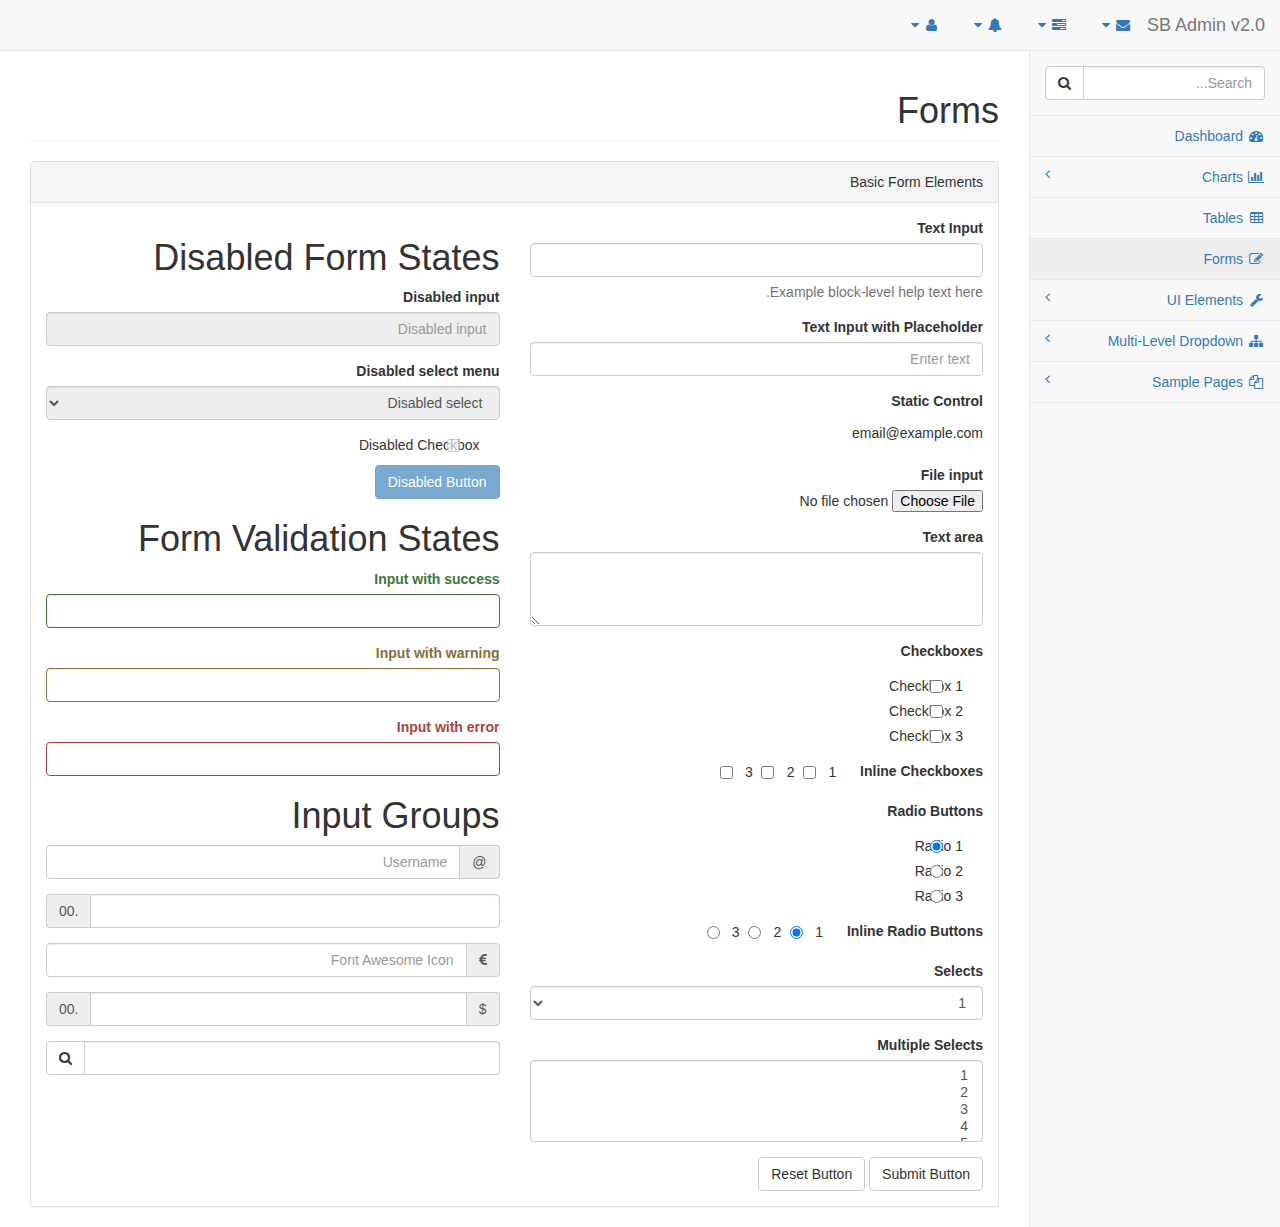
<file: AdminManage/forms.html>
<!DOCTYPE html>
<html lang="en">

<head>

    <meta charset="utf-8">
    <meta http-equiv="X-UA-Compatible" content="IE=edge">
    <meta name="viewport" content="width=device-width, initial-scale=1">
    <meta name="description" content="">
    <meta name="author" content="">

    <title>SB Admin 2 - Bootstrap Admin Theme</title>

    <!-- Bootstrap Core CSS -->
    <link href="css/rtl/bootstrap.min.css" rel="stylesheet">
    
    <!-- not use this in ltr -->
    <link href="css/rtl/bootstrap.rtl.css" rel="stylesheet">

    <!-- MetisMenu CSS -->
    <link href="css/plugins/metisMenu/metisMenu.min.css" rel="stylesheet">

    <!-- Custom CSS -->
    <link href="css/rtl/sb-admin-2.css" rel="stylesheet">

    <!-- Custom Fonts -->
    <link href="css/font-awesome/font-awesome.min.css" rel="stylesheet" type="text/css">

    <!-- HTML5 Shim and Respond.js IE8 support of HTML5 elements and media queries -->
    <!-- WARNING: Respond.js doesn't work if you view the page via file:// -->
    <!--[if lt IE 9]>
        <script src="https://oss.maxcdn.com/libs/html5shiv/3.7.0/html5shiv.js"></script>
        <script src="https://oss.maxcdn.com/libs/respond.js/1.4.2/respond.min.js"></script>
    <![endif]-->

</head>

<body>

    <div id="wrapper">

        <!-- Navigation -->
        <nav class="navbar navbar-default navbar-static-top" role="navigation" style="margin-bottom: 0">
            <div class="navbar-header">
                <button type="button" class="navbar-toggle" data-toggle="collapse" data-target=".navbar-collapse">
                    <span class="sr-only">Toggle navigation</span>
                    <span class="icon-bar"></span>
                    <span class="icon-bar"></span>
                    <span class="icon-bar"></span>
                </button>
                <a class="navbar-brand" href="index.html">SB Admin v2.0</a>
            </div>
            <!-- /.navbar-header -->

            <ul class="nav navbar-top-links navbar-right">
                <li class="dropdown">
                    <a class="dropdown-toggle" data-toggle="dropdown" href="#">
                        <i class="fa fa-envelope fa-fw"></i> <i class="fa fa-caret-down"></i>
                    </a>
                    <ul class="dropdown-menu dropdown-messages">
                        <li>
                            <a href="#">
                                <div>
                                    <strong>John Smith</strong>
                                    <span class="pull-right text-muted">
                                        <em>Yesterday</em>
                                    </span>
                                </div>
                                <div>Lorem ipsum dolor sit amet, consectetur adipiscing elit. Pellentesque eleifend...</div>
                            </a>
                        </li>
                        <li class="divider"></li>
                        <li>
                            <a href="#">
                                <div>
                                    <strong>John Smith</strong>
                                    <span class="pull-right text-muted">
                                        <em>Yesterday</em>
                                    </span>
                                </div>
                                <div>Lorem ipsum dolor sit amet, consectetur adipiscing elit. Pellentesque eleifend...</div>
                            </a>
                        </li>
                        <li class="divider"></li>
                        <li>
                            <a href="#">
                                <div>
                                    <strong>John Smith</strong>
                                    <span class="pull-right text-muted">
                                        <em>Yesterday</em>
                                    </span>
                                </div>
                                <div>Lorem ipsum dolor sit amet, consectetur adipiscing elit. Pellentesque eleifend...</div>
                            </a>
                        </li>
                        <li class="divider"></li>
                        <li>
                            <a class="text-center" href="#">
                                <strong>Read All Messages</strong>
                                <i class="fa fa-angle-right"></i>
                            </a>
                        </li>
                    </ul>
                    <!-- /.dropdown-messages -->
                </li>
                <!-- /.dropdown -->
                <li class="dropdown">
                    <a class="dropdown-toggle" data-toggle="dropdown" href="#">
                        <i class="fa fa-tasks fa-fw"></i> <i class="fa fa-caret-down"></i>
                    </a>
                    <ul class="dropdown-menu dropdown-tasks">
                        <li>
                            <a href="#">
                                <div>
                                    <p>
                                        <strong>Task 1</strong>
                                        <span class="pull-right text-muted">40% Complete</span>
                                    </p>
                                    <div class="progress progress-striped active">
                                        <div class="progress-bar progress-bar-success" role="progressbar" aria-valuenow="40" aria-valuemin="0" aria-valuemax="100" style="width: 40%">
                                            <span class="sr-only">40% Complete (success)</span>
                                        </div>
                                    </div>
                                </div>
                            </a>
                        </li>
                        <li class="divider"></li>
                        <li>
                            <a href="#">
                                <div>
                                    <p>
                                        <strong>Task 2</strong>
                                        <span class="pull-right text-muted">20% Complete</span>
                                    </p>
                                    <div class="progress progress-striped active">
                                        <div class="progress-bar progress-bar-info" role="progressbar" aria-valuenow="20" aria-valuemin="0" aria-valuemax="100" style="width: 20%">
                                            <span class="sr-only">20% Complete</span>
                                        </div>
                                    </div>
                                </div>
                            </a>
                        </li>
                        <li class="divider"></li>
                        <li>
                            <a href="#">
                                <div>
                                    <p>
                                        <strong>Task 3</strong>
                                        <span class="pull-right text-muted">60% Complete</span>
                                    </p>
                                    <div class="progress progress-striped active">
                                        <div class="progress-bar progress-bar-warning" role="progressbar" aria-valuenow="60" aria-valuemin="0" aria-valuemax="100" style="width: 60%">
                                            <span class="sr-only">60% Complete (warning)</span>
                                        </div>
                                    </div>
                                </div>
                            </a>
                        </li>
                        <li class="divider"></li>
                        <li>
                            <a href="#">
                                <div>
                                    <p>
                                        <strong>Task 4</strong>
                                        <span class="pull-right text-muted">80% Complete</span>
                                    </p>
                                    <div class="progress progress-striped active">
                                        <div class="progress-bar progress-bar-danger" role="progressbar" aria-valuenow="80" aria-valuemin="0" aria-valuemax="100" style="width: 80%">
                                            <span class="sr-only">80% Complete (danger)</span>
                                        </div>
                                    </div>
                                </div>
                            </a>
                        </li>
                        <li class="divider"></li>
                        <li>
                            <a class="text-center" href="#">
                                <strong>See All Tasks</strong>
                                <i class="fa fa-angle-right"></i>
                            </a>
                        </li>
                    </ul>
                    <!-- /.dropdown-tasks -->
                </li>
                <!-- /.dropdown -->
                <li class="dropdown">
                    <a class="dropdown-toggle" data-toggle="dropdown" href="#">
                        <i class="fa fa-bell fa-fw"></i> <i class="fa fa-caret-down"></i>
                    </a>
                    <ul class="dropdown-menu dropdown-alerts">
                        <li>
                            <a href="#">
                                <div>
                                    <i class="fa fa-comment fa-fw"></i> New Comment
                                    <span class="pull-right text-muted small">4 minutes ago</span>
                                </div>
                            </a>
                        </li>
                        <li class="divider"></li>
                        <li>
                            <a href="#">
                                <div>
                                    <i class="fa fa-twitter fa-fw"></i> 3 New Followers
                                    <span class="pull-right text-muted small">12 minutes ago</span>
                                </div>
                            </a>
                        </li>
                        <li class="divider"></li>
                        <li>
                            <a href="#">
                                <div>
                                    <i class="fa fa-envelope fa-fw"></i> Message Sent
                                    <span class="pull-right text-muted small">4 minutes ago</span>
                                </div>
                            </a>
                        </li>
                        <li class="divider"></li>
                        <li>
                            <a href="#">
                                <div>
                                    <i class="fa fa-tasks fa-fw"></i> New Task
                                    <span class="pull-right text-muted small">4 minutes ago</span>
                                </div>
                            </a>
                        </li>
                        <li class="divider"></li>
                        <li>
                            <a href="#">
                                <div>
                                    <i class="fa fa-upload fa-fw"></i> Server Rebooted
                                    <span class="pull-right text-muted small">4 minutes ago</span>
                                </div>
                            </a>
                        </li>
                        <li class="divider"></li>
                        <li>
                            <a class="text-center" href="#">
                                <strong>See All Alerts</strong>
                                <i class="fa fa-angle-right"></i>
                            </a>
                        </li>
                    </ul>
                    <!-- /.dropdown-alerts -->
                </li>
                <!-- /.dropdown -->
                <li class="dropdown">
                    <a class="dropdown-toggle" data-toggle="dropdown" href="#">
                        <i class="fa fa-user fa-fw"></i> <i class="fa fa-caret-down"></i>
                    </a>
                    <ul class="dropdown-menu dropdown-user">
                        <li><a href="#"><i class="fa fa-user fa-fw"></i> User Profile</a>
                        </li>
                        <li><a href="#"><i class="fa fa-gear fa-fw"></i> Settings</a>
                        </li>
                        <li class="divider"></li>
                        <li><a href="login.html"><i class="fa fa-sign-out fa-fw"></i> Logout</a>
                        </li>
                    </ul>
                    <!-- /.dropdown-user -->
                </li>
                <!-- /.dropdown -->
            </ul>
            <!-- /.navbar-top-links -->

            <div class="navbar-default sidebar" role="navigation">
                <div class="sidebar-nav navbar-collapse">
                    <ul class="nav" id="side-menu">
                        <li class="sidebar-search">
                            <div class="input-group custom-search-form">
                                <input type="text" class="form-control" placeholder="Search...">
                                <span class="input-group-btn">
                                <button class="btn btn-default" type="button">
                                    <i class="fa fa-search"></i>
                                </button>
                            </span>
                            </div>
                            <!-- /input-group -->
                        </li>
                        <li>
                            <a href="index.html"><i class="fa fa-dashboard fa-fw"></i> Dashboard</a>
                        </li>
                        <li>
                            <a href="#"><i class="fa fa-bar-chart-o fa-fw"></i> Charts<span class="fa arrow"></span></a>
                            <ul class="nav nav-second-level">
                                <li>
                                    <a href="flot.html">Flot Charts</a>
                                </li>
                                <li>
                                    <a href="morris.html">Morris.js Charts</a>
                                </li>
                            </ul>
                            <!-- /.nav-second-level -->
                        </li>
                        <li>
                            <a href="tables.html"><i class="fa fa-table fa-fw"></i> Tables</a>
                        </li>
                        <li>
                            <a class="active" href="forms.html"><i class="fa fa-edit fa-fw"></i> Forms</a>
                        </li>
                        <li>
                            <a href="#"><i class="fa fa-wrench fa-fw"></i> UI Elements<span class="fa arrow"></span></a>
                            <ul class="nav nav-second-level">
                                <li>
                                    <a href="panels-wells.html">Panels and Wells</a>
                                </li>
                                <li>
                                    <a href="buttons.html">Buttons</a>
                                </li>
                                <li>
                                    <a href="notifications.html">Notifications</a>
                                </li>
                                <li>
                                    <a href="typography.html">Typography</a>
                                </li>
                                <li>
                                    <a href="grid.html">Grid</a>
                                </li>
                            </ul>
                            <!-- /.nav-second-level -->
                        </li>
                        <li>
                            <a href="#"><i class="fa fa-sitemap fa-fw"></i> Multi-Level Dropdown<span class="fa arrow"></span></a>
                            <ul class="nav nav-second-level">
                                <li>
                                    <a href="#">Second Level Item</a>
                                </li>
                                <li>
                                    <a href="#">Second Level Item</a>
                                </li>
                                <li>
                                    <a href="#">Third Level <span class="fa arrow"></span></a>
                                    <ul class="nav nav-third-level">
                                        <li>
                                            <a href="#">Third Level Item</a>
                                        </li>
                                        <li>
                                            <a href="#">Third Level Item</a>
                                        </li>
                                        <li>
                                            <a href="#">Third Level Item</a>
                                        </li>
                                        <li>
                                            <a href="#">Third Level Item</a>
                                        </li>
                                    </ul>
                                    <!-- /.nav-third-level -->
                                </li>
                            </ul>
                            <!-- /.nav-second-level -->
                        </li>
                        <li>
                            <a href="#"><i class="fa fa-files-o fa-fw"></i> Sample Pages<span class="fa arrow"></span></a>
                            <ul class="nav nav-second-level">
                                <li>
                                    <a href="blank.html">Blank Page</a>
                                </li>
                                <li>
                                    <a href="login.html">Login Page</a>
                                </li>
                            </ul>
                            <!-- /.nav-second-level -->
                        </li>
                    </ul>
                </div>
                <!-- /.sidebar-collapse -->
            </div>
            <!-- /.navbar-static-side -->
        </nav>

        <div id="page-wrapper">
            <div class="row">
                <div class="col-lg-12">
                    <h1 class="page-header">Forms</h1>
                </div>
                <!-- /.col-lg-12 -->
            </div>
            <!-- /.row -->
            <div class="row">
                <div class="col-lg-12">
                    <div class="panel panel-default">
                        <div class="panel-heading">
                            Basic Form Elements
                        </div>
                        <div class="panel-body">
                            <div class="row">
                                <div class="col-lg-6">
                                    <form role="form">
                                        <div class="form-group">
                                            <label>Text Input</label>
                                            <input class="form-control">
                                            <p class="help-block">Example block-level help text here.</p>
                                        </div>
                                        <div class="form-group">
                                            <label>Text Input with Placeholder</label>
                                            <input class="form-control" placeholder="Enter text">
                                        </div>
                                        <div class="form-group">
                                            <label>Static Control</label>
                                            <p class="form-control-static">email@example.com</p>
                                        </div>
                                        <div class="form-group">
                                            <label>File input</label>
                                            <input type="file">
                                        </div>
                                        <div class="form-group">
                                            <label>Text area</label>
                                            <textarea class="form-control" rows="3"></textarea>
                                        </div>
                                        <div class="form-group">
                                            <label>Checkboxes</label>
                                            <div class="checkbox">
                                                <label>
                                                    <input type="checkbox" value="">Checkbox 1
                                                </label>
                                            </div>
                                            <div class="checkbox">
                                                <label>
                                                    <input type="checkbox" value="">Checkbox 2
                                                </label>
                                            </div>
                                            <div class="checkbox">
                                                <label>
                                                    <input type="checkbox" value="">Checkbox 3
                                                </label>
                                            </div>
                                        </div>
                                        <div class="form-group">
                                            <label>Inline Checkboxes</label>
                                            <label class="checkbox-inline">
                                                <input type="checkbox">1
                                            </label>
                                            <label class="checkbox-inline">
                                                <input type="checkbox">2
                                            </label>
                                            <label class="checkbox-inline">
                                                <input type="checkbox">3
                                            </label>
                                        </div>
                                        <div class="form-group">
                                            <label>Radio Buttons</label>
                                            <div class="radio">
                                                <label>
                                                    <input type="radio" name="optionsRadios" id="optionsRadios1" value="option1" checked>Radio 1
                                                </label>
                                            </div>
                                            <div class="radio">
                                                <label>
                                                    <input type="radio" name="optionsRadios" id="optionsRadios2" value="option2">Radio 2
                                                </label>
                                            </div>
                                            <div class="radio">
                                                <label>
                                                    <input type="radio" name="optionsRadios" id="optionsRadios3" value="option3">Radio 3
                                                </label>
                                            </div>
                                        </div>
                                        <div class="form-group">
                                            <label>Inline Radio Buttons</label>
                                            <label class="radio-inline">
                                                <input type="radio" name="optionsRadiosInline" id="optionsRadiosInline1" value="option1" checked>1
                                            </label>
                                            <label class="radio-inline">
                                                <input type="radio" name="optionsRadiosInline" id="optionsRadiosInline2" value="option2">2
                                            </label>
                                            <label class="radio-inline">
                                                <input type="radio" name="optionsRadiosInline" id="optionsRadiosInline3" value="option3">3
                                            </label>
                                        </div>
                                        <div class="form-group">
                                            <label>Selects</label>
                                            <select class="form-control">
                                                <option>1</option>
                                                <option>2</option>
                                                <option>3</option>
                                                <option>4</option>
                                                <option>5</option>
                                            </select>
                                        </div>
                                        <div class="form-group">
                                            <label>Multiple Selects</label>
                                            <select multiple class="form-control">
                                                <option>1</option>
                                                <option>2</option>
                                                <option>3</option>
                                                <option>4</option>
                                                <option>5</option>
                                            </select>
                                        </div>
                                        <button type="submit" class="btn btn-default">Submit Button</button>
                                        <button type="reset" class="btn btn-default">Reset Button</button>
                                    </form>
                                </div>
                                <!-- /.col-lg-6 (nested) -->
                                <div class="col-lg-6">
                                    <h1>Disabled Form States</h1>
                                    <form role="form">
                                        <fieldset disabled>
                                            <div class="form-group">
                                                <label for="disabledSelect">Disabled input</label>
                                                <input class="form-control" id="disabledInput" type="text" placeholder="Disabled input" disabled>
                                            </div>
                                            <div class="form-group">
                                                <label for="disabledSelect">Disabled select menu</label>
                                                <select id="disabledSelect" class="form-control">
                                                    <option>Disabled select</option>
                                                </select>
                                            </div>
                                            <div class="checkbox">
                                                <label>
                                                    <input type="checkbox">Disabled Checkbox
                                                </label>
                                            </div>
                                            <button type="submit" class="btn btn-primary">Disabled Button</button>
                                        </fieldset>
                                    </form>
                                    <h1>Form Validation States</h1>
                                    <form role="form">
                                        <div class="form-group has-success">
                                            <label class="control-label" for="inputSuccess">Input with success</label>
                                            <input type="text" class="form-control" id="inputSuccess">
                                        </div>
                                        <div class="form-group has-warning">
                                            <label class="control-label" for="inputWarning">Input with warning</label>
                                            <input type="text" class="form-control" id="inputWarning">
                                        </div>
                                        <div class="form-group has-error">
                                            <label class="control-label" for="inputError">Input with error</label>
                                            <input type="text" class="form-control" id="inputError">
                                        </div>
                                    </form>
                                    <h1>Input Groups</h1>
                                    <form role="form">
                                        <div class="form-group input-group">
                                            <span class="input-group-addon">@</span>
                                            <input type="text" class="form-control" placeholder="Username">
                                        </div>
                                        <div class="form-group input-group">
                                            <input type="text" class="form-control">
                                            <span class="input-group-addon">.00</span>
                                        </div>
                                        <div class="form-group input-group">
                                            <span class="input-group-addon"><i class="fa fa-eur"></i>
                                            </span>
                                            <input type="text" class="form-control" placeholder="Font Awesome Icon">
                                        </div>
                                        <div class="form-group input-group">
                                            <span class="input-group-addon">$</span>
                                            <input type="text" class="form-control">
                                            <span class="input-group-addon">.00</span>
                                        </div>
                                        <div class="form-group input-group">
                                            <input type="text" class="form-control">
                                            <span class="input-group-btn">
                                                <button class="btn btn-default" type="button"><i class="fa fa-search"></i>
                                                </button>
                                            </span>
                                        </div>
                                    </form>
                                </div>
                                <!-- /.col-lg-6 (nested) -->
                            </div>
                            <!-- /.row (nested) -->
                        </div>
                        <!-- /.panel-body -->
                    </div>
                    <!-- /.panel -->
                </div>
                <!-- /.col-lg-12 -->
            </div>
            <!-- /.row -->
        </div>
        <!-- /#page-wrapper -->

    </div>
    <!-- /#wrapper -->

    <!-- jQuery Version 1.11.0 -->
    <script src="js/jquery-1.11.0.js"></script>

    <!-- Bootstrap Core JavaScript -->
    <script src="js/bootstrap.min.js"></script>

    <!-- Metis Menu Plugin JavaScript -->
    <script src="js/metisMenu/metisMenu.min.js"></script>

    <!-- Custom Theme JavaScript -->
    <script src="js/sb-admin-2.js"></script>

</body>

</html>
</file>
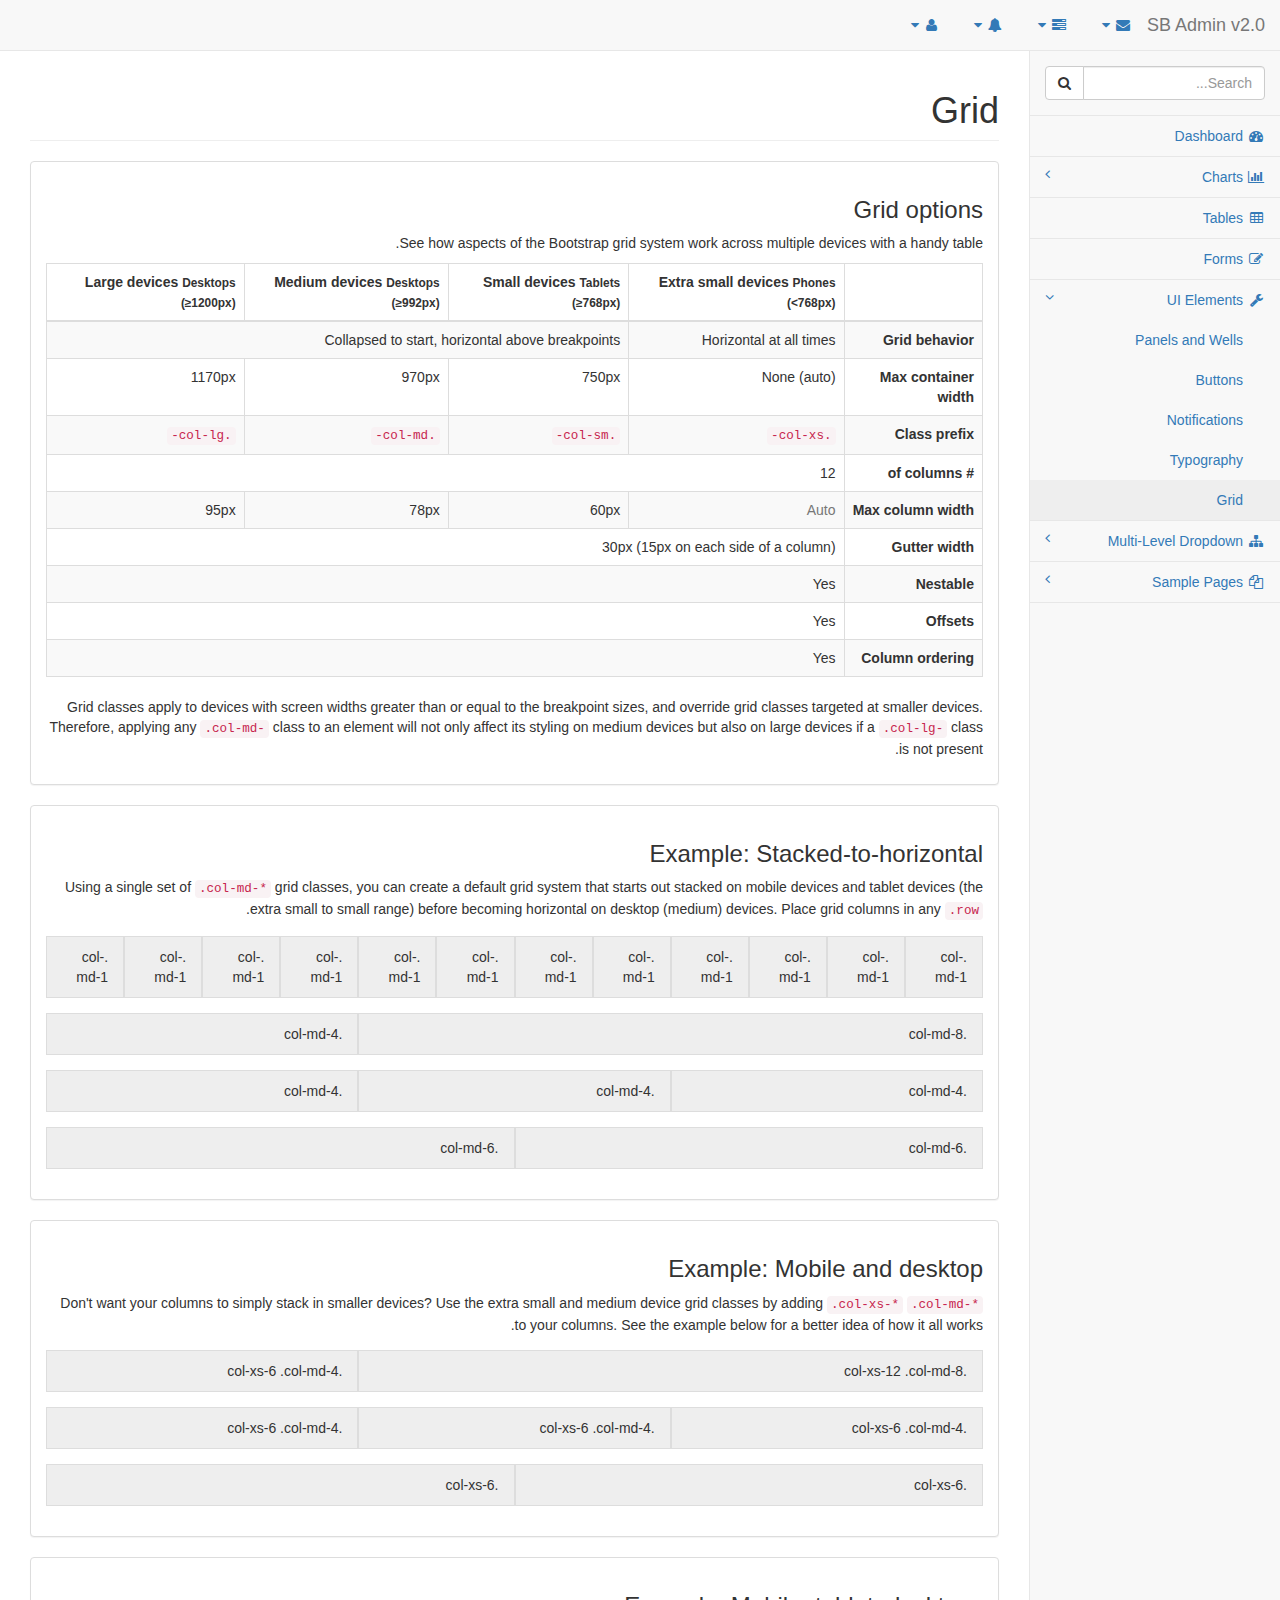
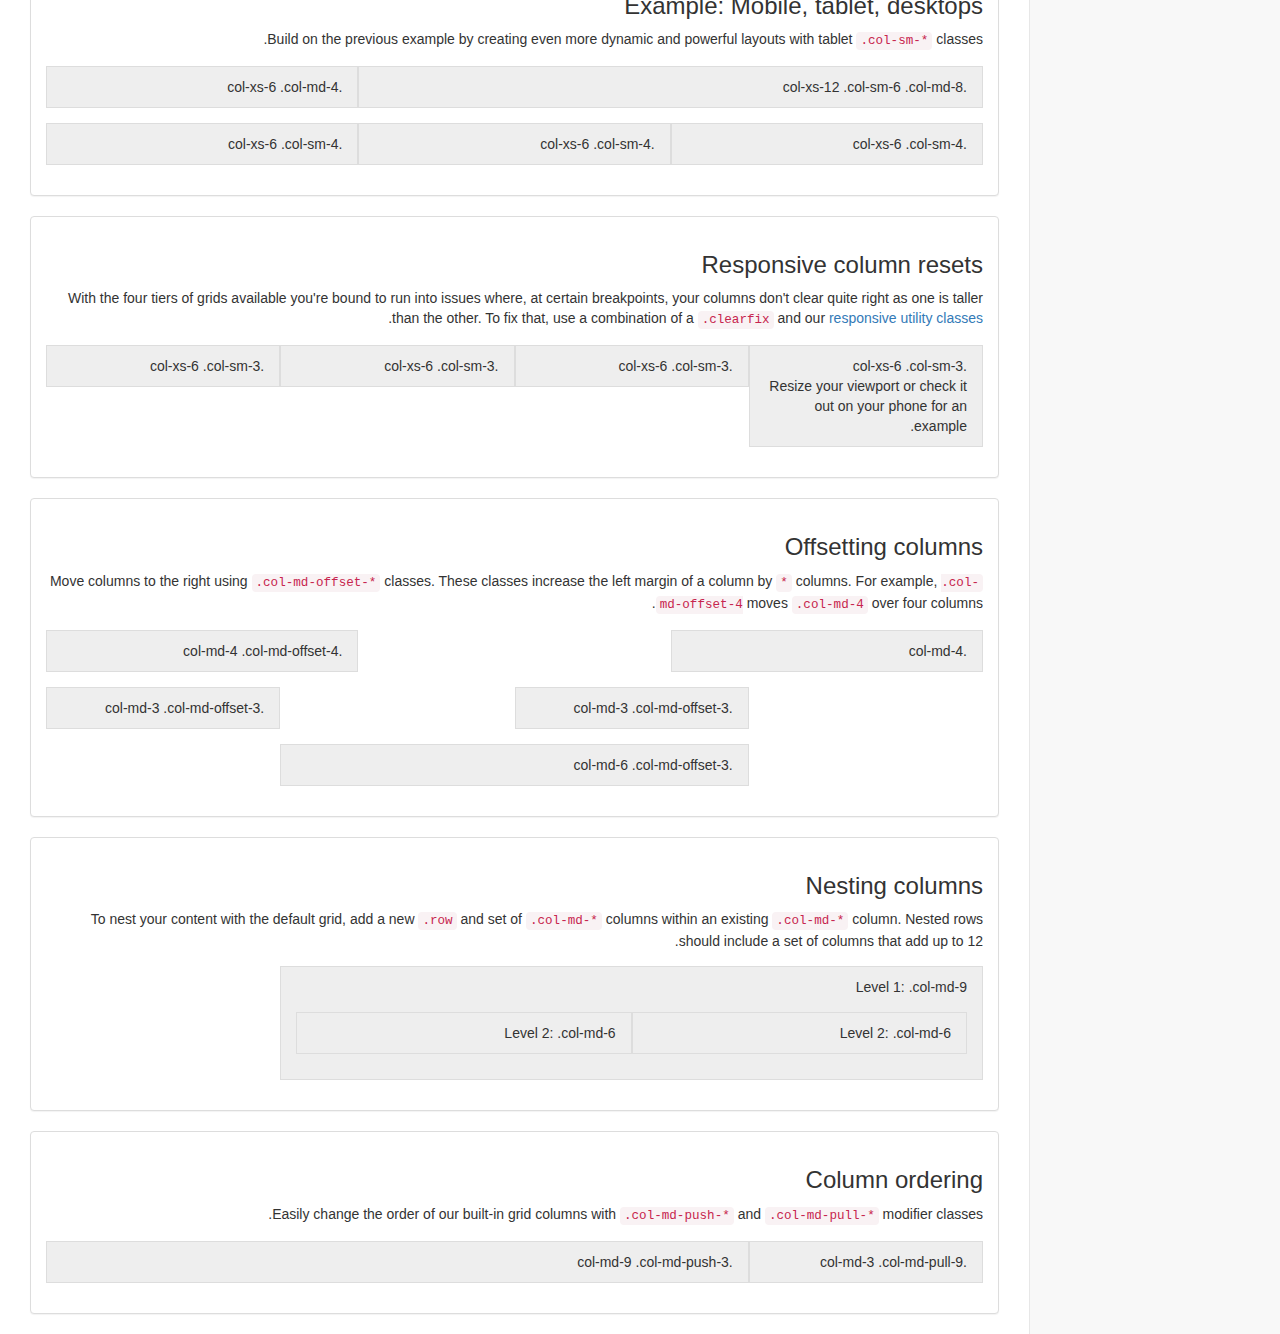
<file: AdminManage/grid.html>
﻿<!DOCTYPE html>
<html lang="en">

<head>
    <meta charset="utf-8">
    <meta http-equiv="X-UA-Compatible" content="IE=edge">
    <meta name="viewport" content="width=device-width, initial-scale=1">
    <meta name="description" content="">
    <meta name="author" content="">

    <title>SB Admin 2 - Bootstrap Admin Theme</title>

    <!-- Bootstrap Core CSS -->
    <link href="css/rtl/bootstrap.min.css" rel="stylesheet">
    
    <!-- not use this in ltr -->
    <link href="css/rtl/bootstrap.rtl.css" rel="stylesheet">

    <!-- MetisMenu CSS -->
    <link href="css/plugins/metisMenu/metisMenu.min.css" rel="stylesheet">

    <!-- Custom CSS -->
    <link href="css/rtl/sb-admin-2.css" rel="stylesheet">

    <!-- Custom Fonts -->
    <link href="css/font-awesome/font-awesome.min.css" rel="stylesheet" type="text/css">

    <!-- HTML5 Shim and Respond.js IE8 support of HTML5 elements and media queries -->
    <!-- WARNING: Respond.js doesn't work if you view the page via file:// -->
    <!--[if lt IE 9]>
        <script src="https://oss.maxcdn.com/libs/html5shiv/3.7.0/html5shiv.js"></script>
        <script src="https://oss.maxcdn.com/libs/respond.js/1.4.2/respond.min.js"></script>
    <![endif]-->

</head>

<body>

    <div id="wrapper">

        <!-- Navigation -->
        <nav class="navbar navbar-default navbar-static-top" role="navigation" style="margin-bottom: 0">
            <div class="navbar-header">
                <button type="button" class="navbar-toggle" data-toggle="collapse" data-target=".navbar-collapse">
                    <span class="sr-only">Toggle navigation</span>
                    <span class="icon-bar"></span>
                    <span class="icon-bar"></span>
                    <span class="icon-bar"></span>
                </button>
                <a class="navbar-brand" href="index.html">SB Admin v2.0</a>
            </div>
            <!-- /.navbar-header -->

            <ul class="nav navbar-top-links navbar-right">
                <li class="dropdown">
                    <a class="dropdown-toggle" data-toggle="dropdown" href="#">
                        <i class="fa fa-envelope fa-fw"></i>  <i class="fa fa-caret-down"></i>
                    </a>
                    <ul class="dropdown-menu dropdown-messages">
                        <li>
                            <a href="#">
                                <div>
                                    <strong>John Smith</strong>
                                    <span class="pull-right text-muted">
                                        <em>Yesterday</em>
                                    </span>
                                </div>
                                <div>Lorem ipsum dolor sit amet, consectetur adipiscing elit. Pellentesque eleifend...</div>
                            </a>
                        </li>
                        <li class="divider"></li>
                        <li>
                            <a href="#">
                                <div>
                                    <strong>John Smith</strong>
                                    <span class="pull-right text-muted">
                                        <em>Yesterday</em>
                                    </span>
                                </div>
                                <div>Lorem ipsum dolor sit amet, consectetur adipiscing elit. Pellentesque eleifend...</div>
                            </a>
                        </li>
                        <li class="divider"></li>
                        <li>
                            <a href="#">
                                <div>
                                    <strong>John Smith</strong>
                                    <span class="pull-right text-muted">
                                        <em>Yesterday</em>
                                    </span>
                                </div>
                                <div>Lorem ipsum dolor sit amet, consectetur adipiscing elit. Pellentesque eleifend...</div>
                            </a>
                        </li>
                        <li class="divider"></li>
                        <li>
                            <a class="text-center" href="#">
                                <strong>Read All Messages</strong>
                                <i class="fa fa-angle-right"></i>
                            </a>
                        </li>
                    </ul>
                    <!-- /.dropdown-messages -->
                </li>
                <!-- /.dropdown -->
                <li class="dropdown">
                    <a class="dropdown-toggle" data-toggle="dropdown" href="#">
                        <i class="fa fa-tasks fa-fw"></i>  <i class="fa fa-caret-down"></i>
                    </a>
                    <ul class="dropdown-menu dropdown-tasks">
                        <li>
                            <a href="#">
                                <div>
                                    <p>
                                        <strong>Task 1</strong>
                                        <span class="pull-right text-muted">40% Complete</span>
                                    </p>
                                    <div class="progress progress-striped active">
                                        <div class="progress-bar progress-bar-success" role="progressbar" aria-valuenow="40" aria-valuemin="0" aria-valuemax="100" style="width: 40%">
                                            <span class="sr-only">40% Complete (success)</span>
                                        </div>
                                    </div>
                                </div>
                            </a>
                        </li>
                        <li class="divider"></li>
                        <li>
                            <a href="#">
                                <div>
                                    <p>
                                        <strong>Task 2</strong>
                                        <span class="pull-right text-muted">20% Complete</span>
                                    </p>
                                    <div class="progress progress-striped active">
                                        <div class="progress-bar progress-bar-info" role="progressbar" aria-valuenow="20" aria-valuemin="0" aria-valuemax="100" style="width: 20%">
                                            <span class="sr-only">20% Complete</span>
                                        </div>
                                    </div>
                                </div>
                            </a>
                        </li>
                        <li class="divider"></li>
                        <li>
                            <a href="#">
                                <div>
                                    <p>
                                        <strong>Task 3</strong>
                                        <span class="pull-right text-muted">60% Complete</span>
                                    </p>
                                    <div class="progress progress-striped active">
                                        <div class="progress-bar progress-bar-warning" role="progressbar" aria-valuenow="60" aria-valuemin="0" aria-valuemax="100" style="width: 60%">
                                            <span class="sr-only">60% Complete (warning)</span>
                                        </div>
                                    </div>
                                </div>
                            </a>
                        </li>
                        <li class="divider"></li>
                        <li>
                            <a href="#">
                                <div>
                                    <p>
                                        <strong>Task 4</strong>
                                        <span class="pull-right text-muted">80% Complete</span>
                                    </p>
                                    <div class="progress progress-striped active">
                                        <div class="progress-bar progress-bar-danger" role="progressbar" aria-valuenow="80" aria-valuemin="0" aria-valuemax="100" style="width: 80%">
                                            <span class="sr-only">80% Complete (danger)</span>
                                        </div>
                                    </div>
                                </div>
                            </a>
                        </li>
                        <li class="divider"></li>
                        <li>
                            <a class="text-center" href="#">
                                <strong>See All Tasks</strong>
                                <i class="fa fa-angle-right"></i>
                            </a>
                        </li>
                    </ul>
                    <!-- /.dropdown-tasks -->
                </li>
                <!-- /.dropdown -->
                <li class="dropdown">
                    <a class="dropdown-toggle" data-toggle="dropdown" href="#">
                        <i class="fa fa-bell fa-fw"></i>  <i class="fa fa-caret-down"></i>
                    </a>
                    <ul class="dropdown-menu dropdown-alerts">
                        <li>
                            <a href="#">
                                <div>
                                    <i class="fa fa-comment fa-fw"></i> New Comment
                                    <span class="pull-right text-muted small">4 minutes ago</span>
                                </div>
                            </a>
                        </li>
                        <li class="divider"></li>
                        <li>
                            <a href="#">
                                <div>
                                    <i class="fa fa-twitter fa-fw"></i> 3 New Followers
                                    <span class="pull-right text-muted small">12 minutes ago</span>
                                </div>
                            </a>
                        </li>
                        <li class="divider"></li>
                        <li>
                            <a href="#">
                                <div>
                                    <i class="fa fa-envelope fa-fw"></i> Message Sent
                                    <span class="pull-right text-muted small">4 minutes ago</span>
                                </div>
                            </a>
                        </li>
                        <li class="divider"></li>
                        <li>
                            <a href="#">
                                <div>
                                    <i class="fa fa-tasks fa-fw"></i> New Task
                                    <span class="pull-right text-muted small">4 minutes ago</span>
                                </div>
                            </a>
                        </li>
                        <li class="divider"></li>
                        <li>
                            <a href="#">
                                <div>
                                    <i class="fa fa-upload fa-fw"></i> Server Rebooted
                                    <span class="pull-right text-muted small">4 minutes ago</span>
                                </div>
                            </a>
                        </li>
                        <li class="divider"></li>
                        <li>
                            <a class="text-center" href="#">
                                <strong>See All Alerts</strong>
                                <i class="fa fa-angle-right"></i>
                            </a>
                        </li>
                    </ul>
                    <!-- /.dropdown-alerts -->
                </li>
                <!-- /.dropdown -->
                <li class="dropdown">
                    <a class="dropdown-toggle" data-toggle="dropdown" href="#">
                        <i class="fa fa-user fa-fw"></i>  <i class="fa fa-caret-down"></i>
                    </a>
                    <ul class="dropdown-menu dropdown-user">
                        <li><a href="#"><i class="fa fa-user fa-fw"></i> User Profile</a>
                        </li>
                        <li><a href="#"><i class="fa fa-gear fa-fw"></i> Settings</a>
                        </li>
                        <li class="divider"></li>
                        <li><a href="login.html"><i class="fa fa-sign-out fa-fw"></i> Logout</a>
                        </li>
                    </ul>
                    <!-- /.dropdown-user -->
                </li>
                <!-- /.dropdown -->
            </ul>
            <!-- /.navbar-top-links -->

            <div class="navbar-default sidebar" role="navigation">
                <div class="sidebar-nav navbar-collapse">
                    <ul class="nav" id="side-menu">
                        <li class="sidebar-search">
                            <div class="input-group custom-search-form">
                                <input type="text" class="form-control" placeholder="Search...">
                                <span class="input-group-btn">
                                <button class="btn btn-default" type="button">
                                    <i class="fa fa-search"></i>
                                </button>
                            </span>
                            </div>
                            <!-- /input-group -->
                        </li>
                        <li>
                            <a href="index.html"><i class="fa fa-dashboard fa-fw"></i> Dashboard</a>
                        </li>
                        <li>
                            <a href="#"><i class="fa fa-bar-chart-o fa-fw"></i> Charts<span class="fa arrow"></span></a>
                            <ul class="nav nav-second-level">
                                <li>
                                    <a href="flot.html">Flot Charts</a>
                                </li>
                                <li>
                                    <a href="morris.html">Morris.js Charts</a>
                                </li>
                            </ul>
                            <!-- /.nav-second-level -->
                        </li>
                        <li>
                            <a href="tables.html"><i class="fa fa-table fa-fw"></i> Tables</a>
                        </li>
                        <li>
                            <a href="forms.html"><i class="fa fa-edit fa-fw"></i> Forms</a>
                        </li>
                        <li class="active">
                            <a href="#"><i class="fa fa-wrench fa-fw"></i> UI Elements<span class="fa arrow"></span></a>
                            <ul class="nav nav-second-level">
                                <li>
                                    <a href="panels-wells.html">Panels and Wells</a>
                                </li>
                                <li>
                                    <a href="buttons.html">Buttons</a>
                                </li>
                                <li>
                                    <a href="notifications.html">Notifications</a>
                                </li>
                                <li>
                                    <a href="typography.html">Typography</a>
                                </li>
                                <li>
                                    <a class="active" href="grid.html">Grid</a>
                                </li>
                            </ul>
                            <!-- /.nav-second-level -->
                        </li>
                        <li>
                            <a href="#"><i class="fa fa-sitemap fa-fw"></i> Multi-Level Dropdown<span class="fa arrow"></span></a>
                            <ul class="nav nav-second-level">
                                <li>
                                    <a href="#">Second Level Item</a>
                                </li>
                                <li>
                                    <a href="#">Second Level Item</a>
                                </li>
                                <li>
                                    <a href="#">Third Level <span class="fa arrow"></span></a>
                                    <ul class="nav nav-third-level">
                                        <li>
                                            <a href="#">Third Level Item</a>
                                        </li>
                                        <li>
                                            <a href="#">Third Level Item</a>
                                        </li>
                                        <li>
                                            <a href="#">Third Level Item</a>
                                        </li>
                                        <li>
                                            <a href="#">Third Level Item</a>
                                        </li>
                                    </ul>
                                    <!-- /.nav-third-level -->
                                </li>
                            </ul>
                            <!-- /.nav-second-level -->
                        </li>
                        <li>
                            <a href="#"><i class="fa fa-files-o fa-fw"></i> Sample Pages<span class="fa arrow"></span></a>
                            <ul class="nav nav-second-level">
                                <li>
                                    <a href="blank.html">Blank Page</a>
                                </li>
                                <li>
                                    <a href="login.html">Login Page</a>
                                </li>
                            </ul>
                            <!-- /.nav-second-level -->
                        </li>
                    </ul>
                </div>
                <!-- /.sidebar-collapse -->
            </div>
            <!-- /.navbar-static-side -->
        </nav>

        <div id="page-wrapper">
            <div class="row">
                <div class="col-lg-12">
                    <h1 class="page-header">Grid</h1>
                </div>
                <!-- /.col-lg-12 -->
            </div>
            <!-- /.row -->
            <div class="row">
                <div class="col-lg-12">
                    <div class="panel panel-default">
                        <div class="panel-body">
                            <h3>Grid options</h3>
                            <p>See how aspects of the Bootstrap grid system work across multiple devices with a handy table.</p>
                            <div class="table-responsive">
                                <table class="table table-bordered table-striped">
                                    <thead>
                                        <tr>
                                            <th></th>
                                            <th>
                                                Extra small devices
                                                <small>Phones (&lt;768px)</small>
                                            </th>
                                            <th>
                                                Small devices
                                                <small>Tablets (&ge;768px)</small>
                                            </th>
                                            <th>
                                                Medium devices
                                                <small>Desktops (&ge;992px)</small>
                                            </th>
                                            <th>
                                                Large devices
                                                <small>Desktops (&ge;1200px)</small>
                                            </th>
                                        </tr>
                                    </thead>
                                    <tbody>
                                        <tr>
                                            <th>Grid behavior</th>
                                            <td>Horizontal at all times</td>
                                            <td colspan="3">Collapsed to start, horizontal above breakpoints</td>
                                        </tr>
                                        <tr>
                                            <th>Max container width</th>
                                            <td>None (auto)</td>
                                            <td>750px</td>
                                            <td>970px</td>
                                            <td>1170px</td>
                                        </tr>
                                        <tr>
                                            <th>Class prefix</th>
                                            <td>
                                                <code>.col-xs-</code>
                                            </td>
                                            <td>
                                                <code>.col-sm-</code>
                                            </td>
                                            <td>
                                                <code>.col-md-</code>
                                            </td>
                                            <td>
                                                <code>.col-lg-</code>
                                            </td>
                                        </tr>
                                        <tr>
                                            <th># of columns</th>
                                            <td colspan="4">12</td>
                                        </tr>
                                        <tr>
                                            <th>Max column width</th>
                                            <td class="text-muted">Auto</td>
                                            <td>60px</td>
                                            <td>78px</td>
                                            <td>95px</td>
                                        </tr>
                                        <tr>
                                            <th>Gutter width</th>
                                            <td colspan="4">30px (15px on each side of a column)</td>
                                        </tr>
                                        <tr>
                                            <th>Nestable</th>
                                            <td colspan="4">Yes</td>
                                        </tr>
                                        <tr>
                                            <th>Offsets</th>
                                            <td colspan="4">Yes</td>
                                        </tr>
                                        <tr>
                                            <th>Column ordering</th>
                                            <td colspan="4">Yes</td>
                                        </tr>
                                    </tbody>
                                </table>
                            </div>
                            <p>Grid classes apply to devices with screen widths greater than or equal to the breakpoint sizes, and override grid classes targeted at smaller devices. Therefore, applying any
                                <code>.col-md-</code> class to an element will not only affect its styling on medium devices but also on large devices if a
                                <code>.col-lg-</code> class is not present.</p>
                        </div>
                    </div>
                </div>
                <!-- /.col-lg-12 -->
            </div>
            <!-- /.row -->

            <div class="row">
                <div class="col-lg-12">
                    <div class="panel panel-default">
                        <div class="panel-body">
                            <h3>Example: Stacked-to-horizontal</h3>
                            <p>Using a single set of
                                <code>.col-md-*</code> grid classes, you can create a default grid system that starts out stacked on mobile devices and tablet devices (the extra small to small range) before becoming horizontal on desktop (medium) devices. Place grid columns in any
                                <code>.row</code>.</p>
                            <div class="row show-grid">
                                <div class="col-md-1">.col-md-1</div>
                                <div class="col-md-1">.col-md-1</div>
                                <div class="col-md-1">.col-md-1</div>
                                <div class="col-md-1">.col-md-1</div>
                                <div class="col-md-1">.col-md-1</div>
                                <div class="col-md-1">.col-md-1</div>
                                <div class="col-md-1">.col-md-1</div>
                                <div class="col-md-1">.col-md-1</div>
                                <div class="col-md-1">.col-md-1</div>
                                <div class="col-md-1">.col-md-1</div>
                                <div class="col-md-1">.col-md-1</div>
                                <div class="col-md-1">.col-md-1</div>
                            </div>
                            <div class="row show-grid">
                                <div class="col-md-8">.col-md-8</div>
                                <div class="col-md-4">.col-md-4</div>
                            </div>
                            <div class="row show-grid">
                                <div class="col-md-4">.col-md-4</div>
                                <div class="col-md-4">.col-md-4</div>
                                <div class="col-md-4">.col-md-4</div>
                            </div>
                            <div class="row show-grid">
                                <div class="col-md-6">.col-md-6</div>
                                <div class="col-md-6">.col-md-6</div>
                            </div>
                        </div>
                    </div>
                </div>
                <!-- /.col-lg-12 -->
            </div>
            <!-- /.row -->

            <div class="row">
                <div class="col-lg-12">
                    <div class="panel panel-default">
                        <div class="panel-body">
                            <h3>Example: Mobile and desktop</h3>
                            <p>Don't want your columns to simply stack in smaller devices? Use the extra small and medium device grid classes by adding
                                <code>.col-xs-*</code>
                                <code>.col-md-*</code> to your columns. See the example below for a better idea of how it all works.</p>
                            <div class="row show-grid">
                                <div class="col-xs-12 col-md-8">.col-xs-12 .col-md-8</div>
                                <div class="col-xs-6 col-md-4">.col-xs-6 .col-md-4</div>
                            </div>
                            <div class="row show-grid">
                                <div class="col-xs-6 col-md-4">.col-xs-6 .col-md-4</div>
                                <div class="col-xs-6 col-md-4">.col-xs-6 .col-md-4</div>
                                <div class="col-xs-6 col-md-4">.col-xs-6 .col-md-4</div>
                            </div>
                            <div class="row show-grid">
                                <div class="col-xs-6">.col-xs-6</div>
                                <div class="col-xs-6">.col-xs-6</div>
                            </div>
                        </div>
                    </div>
                </div>
                <!-- /.col-lg-12 -->
            </div>
            <!-- /.row -->

            <div class="row">
                <div class="col-lg-12">
                    <div class="panel panel-default">
                        <div class="panel-body">
                            <h3>Example: Mobile, tablet, desktops</h3>
                            <p>Build on the previous example by creating even more dynamic and powerful layouts with tablet
                                <code>.col-sm-*</code> classes.</p>
                            <div class="row show-grid">
                                <div class="col-xs-12 col-sm-6 col-md-8">.col-xs-12 .col-sm-6 .col-md-8</div>
                                <div class="col-xs-6 col-md-4">.col-xs-6 .col-md-4</div>
                            </div>
                            <div class="row show-grid">
                                <div class="col-xs-6 col-sm-4">.col-xs-6 .col-sm-4</div>
                                <div class="col-xs-6 col-sm-4">.col-xs-6 .col-sm-4</div>
                                <!-- Optional: clear the XS cols if their content doesn't match in height -->
                                <div class="clearfix visible-xs"></div>
                                <div class="col-xs-6 col-sm-4">.col-xs-6 .col-sm-4</div>
                            </div>
                        </div>
                    </div>
                </div>
                <!-- /.col-lg-12 -->
            </div>
            <!-- /.row -->

            <div class="row">
                <div class="col-lg-12">
                    <div class="panel panel-default">
                        <div class="panel-body">
                            <h3 id="grid-responsive-resets">Responsive column resets</h3>
                            <p>With the four tiers of grids available you're bound to run into issues where, at certain breakpoints, your columns don't clear quite right as one is taller than the other. To fix that, use a combination of a
                                <code>.clearfix</code> and our <a href="#responsive-utilities">responsive utility classes</a>.</p>
                            <div class="row show-grid">
                                <div class="col-xs-6 col-sm-3">
                                    .col-xs-6 .col-sm-3
                                    <br>Resize your viewport or check it out on your phone for an example.
                                </div>
                                <div class="col-xs-6 col-sm-3">.col-xs-6 .col-sm-3</div>

                                <!-- Add the extra clearfix for only the required viewport -->
                                <div class="clearfix visible-xs"></div>

                                <div class="col-xs-6 col-sm-3">.col-xs-6 .col-sm-3</div>
                                <div class="col-xs-6 col-sm-3">.col-xs-6 .col-sm-3</div>
                            </div>
                        </div>
                    </div>
                </div>
                <!-- /.col-lg-12 -->
            </div>
            <!-- /.row -->

            <div class="row">
                <div class="col-lg-12">
                    <div class="panel panel-default">
                        <div class="panel-body">
                            <h3 id="grid-offsetting">Offsetting columns</h3>
                            <p>Move columns to the right using
                                <code>.col-md-offset-*</code> classes. These classes increase the left margin of a column by
                                <code>*</code> columns. For example,
                                <code>.col-md-offset-4</code> moves
                                <code>.col-md-4</code> over four columns.</p>
                            <div class="row show-grid">
                                <div class="col-md-4">.col-md-4</div>
                                <div class="col-md-4 col-md-offset-4">.col-md-4 .col-md-offset-4</div>
                            </div>
                            <div class="row show-grid">
                                <div class="col-md-3 col-md-offset-3">.col-md-3 .col-md-offset-3</div>
                                <div class="col-md-3 col-md-offset-3">.col-md-3 .col-md-offset-3</div>
                            </div>
                            <div class="row show-grid">
                                <div class="col-md-6 col-md-offset-3">.col-md-6 .col-md-offset-3</div>
                            </div>
                        </div>
                    </div>
                </div>
                <!-- /.col-lg-12 -->
            </div>
            <!-- /.row -->

            <div class="row">
                <div class="col-lg-12">
                    <div class="panel panel-default">
                        <div class="panel-body">
                            <h3 id="grid-nesting">Nesting columns</h3>
                            <p>To nest your content with the default grid, add a new
                                <code>.row</code> and set of
                                <code>.col-md-*</code> columns within an existing
                                <code>.col-md-*</code> column. Nested rows should include a set of columns that add up to 12.</p>
                            <div class="row show-grid">
                                <div class="col-md-9">
                                    Level 1: .col-md-9
                                    <div class="row show-grid">
                                        <div class="col-md-6">
                                            Level 2: .col-md-6
                                        </div>
                                        <div class="col-md-6">
                                            Level 2: .col-md-6
                                        </div>
                                    </div>
                                </div>
                            </div>
                        </div>
                    </div>
                </div>
                <!-- /.col-lg-12 -->
            </div>
            <!-- /.row -->

            <div class="row">
                <div class="col-lg-12">
                    <div class="panel panel-default">
                        <div class="panel-body">
                            <h3 id="grid-column-ordering">Column ordering</h3>
                            <p>Easily change the order of our built-in grid columns with
                                <code>.col-md-push-*</code> and
                                <code>.col-md-pull-*</code> modifier classes.</p>
                            <div class="row show-grid">
                                <div class="col-md-9 col-md-push-3">.col-md-9 .col-md-push-3</div>
                                <div class="col-md-3 col-md-pull-9">.col-md-3 .col-md-pull-9</div>
                            </div>
                        </div>
                    </div>
                </div>
                <!-- /.col-lg-12 -->
            </div>
            <!-- /.row -->

        </div>
        <!-- /#page-wrapper -->

    </div>
    <!-- /#wrapper -->

    <!-- jQuery Version 1.11.0 -->
    <script src="js/jquery-1.11.0.js"></script>

    <!-- Bootstrap Core JavaScript -->
    <script src="js/bootstrap.min.js"></script>

    <!-- Metis Menu Plugin JavaScript -->
    <script src="js/metisMenu/metisMenu.min.js"></script>

    <!-- Custom Theme JavaScript -->
    <script src="js/sb-admin-2.js"></script>

</body>

</html>
</file>
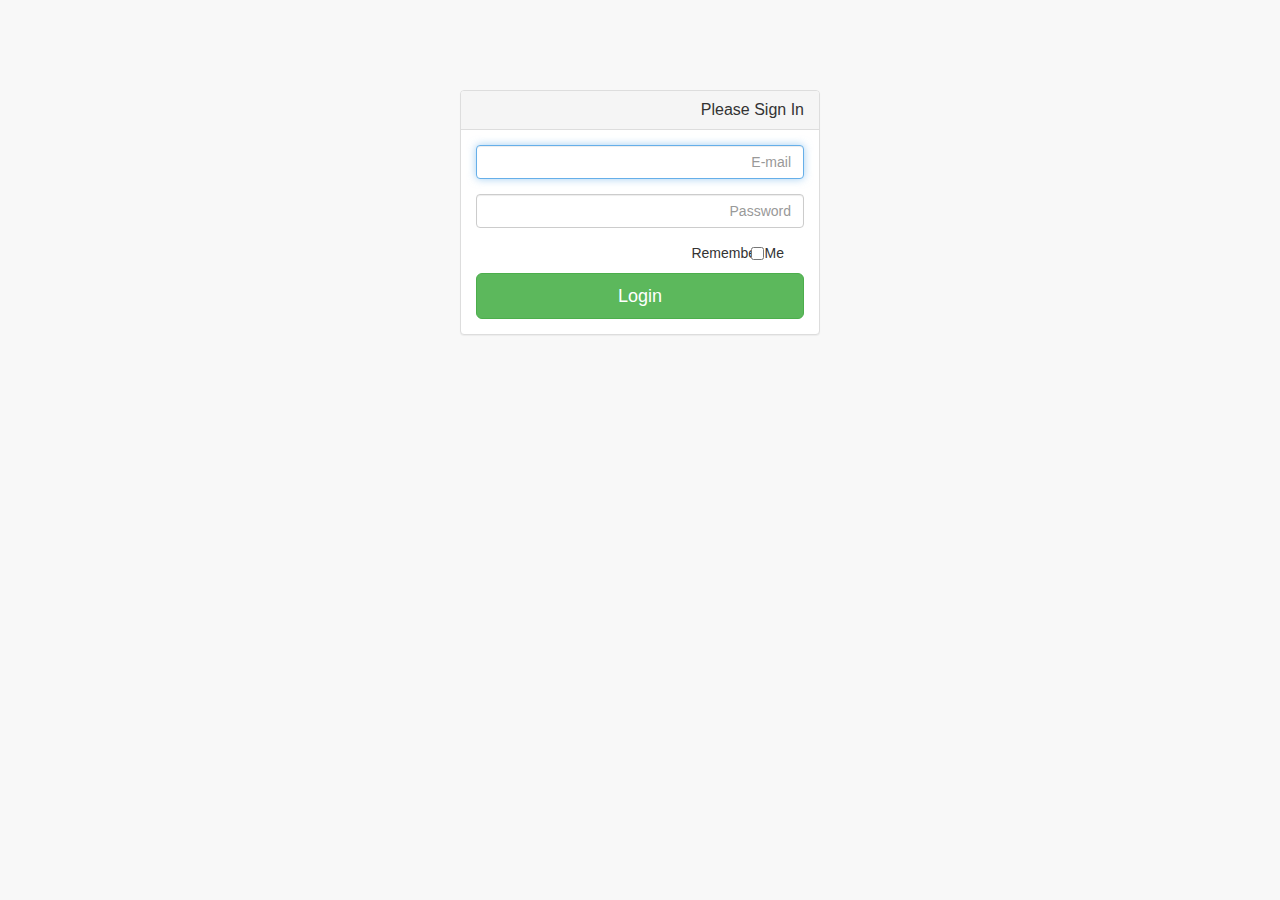
<file: AdminManage/login.html>
<!DOCTYPE html>
<html lang="en">

<head>

    <meta charset="utf-8">
    <meta http-equiv="X-UA-Compatible" content="IE=edge">
    <meta name="viewport" content="width=device-width, initial-scale=1">
    <meta name="description" content="">
    <meta name="author" content="">

    <title>SB Admin 2 - Bootstrap Admin Theme</title>

    <!-- Bootstrap Core CSS -->
    <link href="css/rtl/bootstrap.min.css" rel="stylesheet">
    
    <!-- not use this in ltr -->
    <link href="css/rtl/bootstrap.rtl.css" rel="stylesheet">

    <!-- MetisMenu CSS -->
    <link href="css/plugins/metisMenu/metisMenu.min.css" rel="stylesheet">

    <!-- Timeline CSS -->
    <link href="css/plugins/timeline.css" rel="stylesheet">

    <!-- Custom CSS -->
    <link href="css/rtl/sb-admin-2.css" rel="stylesheet">

    <!-- Morris Charts CSS -->
    <link href="css/plugins/morris.css" rel="stylesheet">

    <!-- Custom Fonts -->
    <link href="css/font-awesome/font-awesome.min.css" rel="stylesheet" type="text/css">

    <!-- HTML5 Shim and Respond.js IE8 support of HTML5 elements and media queries -->
    <!-- WARNING: Respond.js doesn't work if you view the page via file:// -->
    <!--[if lt IE 9]>
        <script src="https://oss.maxcdn.com/libs/html5shiv/3.7.0/html5shiv.js"></script>
        <script src="https://oss.maxcdn.com/libs/respond.js/1.4.2/respond.min.js"></script>
    <![endif]-->

</head>

<body>

    <div class="container">
        <div class="row">
            <div class="col-md-4 col-md-offset-4">
                <div class="login-panel panel panel-default">
                    <div class="panel-heading">
                        <h3 class="panel-title">Please Sign In</h3>
                    </div>
                    <div class="panel-body">
                        <form role="form">
                            <fieldset>
                                <div class="form-group">
                                    <input class="form-control" placeholder="E-mail" name="email" type="email" autofocus>
                                </div>
                                <div class="form-group">
                                    <input class="form-control" placeholder="Password" name="password" type="password" value="">
                                </div>
                                <div class="checkbox">
                                    <label>
                                        <input name="remember" type="checkbox" value="Remember Me">Remember Me
                                    </label>
                                </div>
                                <!-- Change this to a button or input when using this as a form -->
                                <a href="index.html" class="btn btn-lg btn-success btn-block">Login</a>
                            </fieldset>
                        </form>
                    </div>
                </div>
            </div>
        </div>
    </div>

    <!-- jQuery Version 1.11.0 -->
    <script src="js/jquery-1.11.0.js"></script>

    <!-- Bootstrap Core JavaScript -->
    <script src="js/bootstrap.min.js"></script>

    <!-- Metis Menu Plugin JavaScript -->
    <script src="js/metisMenu/metisMenu.min.js"></script>

    <!-- Custom Theme JavaScript -->
    <script src="js/sb-admin-2.js"></script>

</body>

</html>
</file>
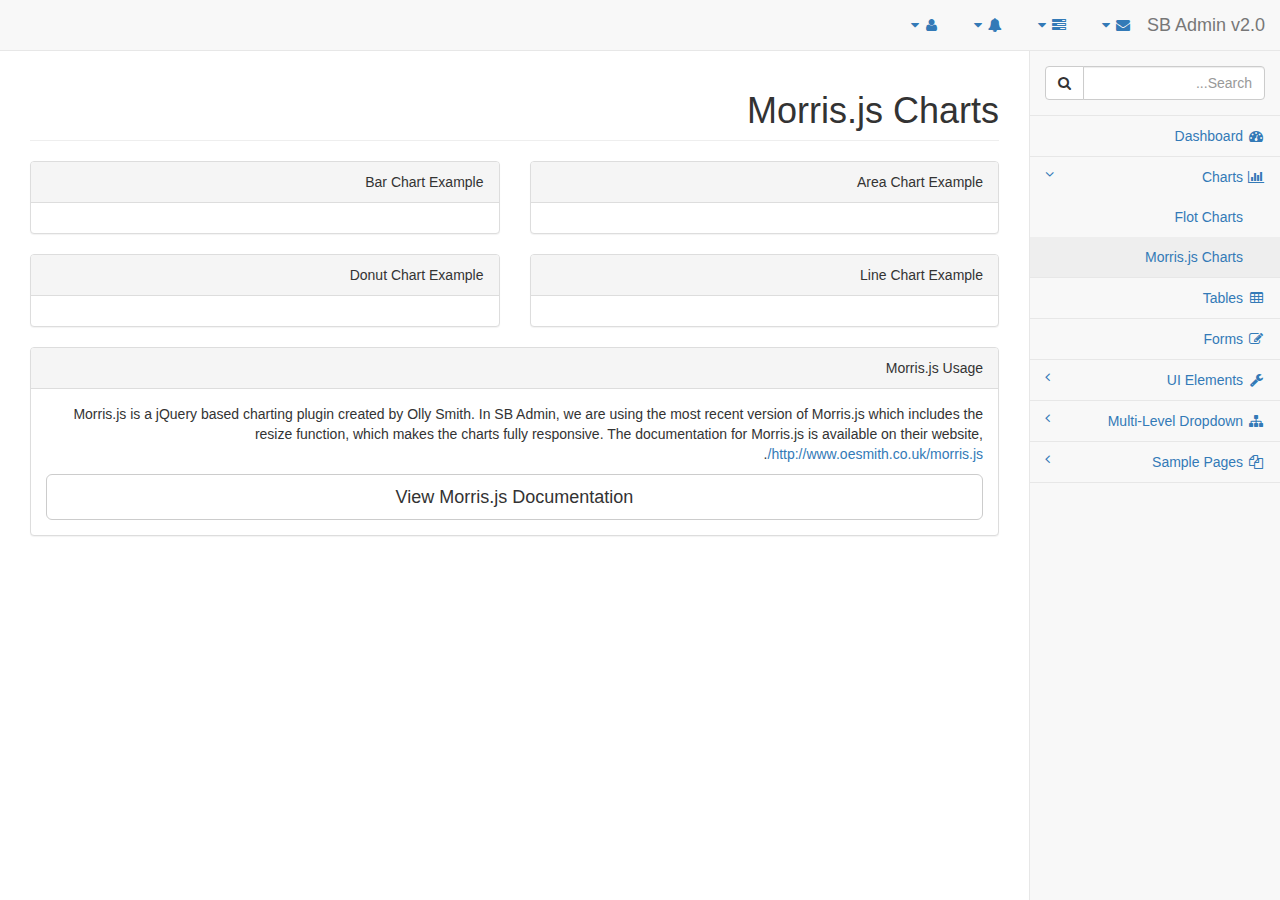
<file: AdminManage/morris.html>
<!DOCTYPE html>
<html lang="en">

<head>

    <meta charset="utf-8">
    <meta http-equiv="X-UA-Compatible" content="IE=edge">
    <meta name="viewport" content="width=device-width, initial-scale=1">
    <meta name="description" content="">
    <meta name="author" content="">

    <title>SB Admin 2 - Bootstrap Admin Theme</title>

    <!-- Bootstrap Core CSS -->
    <link href="css/rtl/bootstrap.min.css" rel="stylesheet">
    
    <!-- not use this in ltr -->
    <link href="css/rtl/bootstrap.rtl.css" rel="stylesheet">

    <!-- MetisMenu CSS -->
    <link href="css/plugins/metisMenu/metisMenu.min.css" rel="stylesheet">

    <!-- Custom CSS -->
    <link href="css/rtl/sb-admin-2.css" rel="stylesheet">

    <!-- Morris Charts CSS -->
    <link href="css/plugins/morris.css" rel="stylesheet">

    <!-- Custom Fonts -->
    <link href="css/font-awesome/font-awesome.min.css" rel="stylesheet" type="text/css">

    <!-- HTML5 Shim and Respond.js IE8 support of HTML5 elements and media queries -->
    <!-- WARNING: Respond.js doesn't work if you view the page via file:// -->
    <!--[if lt IE 9]>
        <script src="https://oss.maxcdn.com/libs/html5shiv/3.7.0/html5shiv.js"></script>
        <script src="https://oss.maxcdn.com/libs/respond.js/1.4.2/respond.min.js"></script>
    <![endif]-->

</head>

<body>

    <div id="wrapper">

        <!-- Navigation -->
        <nav class="navbar navbar-default navbar-static-top" role="navigation" style="margin-bottom: 0">
            <div class="navbar-header">
                <button type="button" class="navbar-toggle" data-toggle="collapse" data-target=".navbar-collapse">
                    <span class="sr-only">Toggle navigation</span>
                    <span class="icon-bar"></span>
                    <span class="icon-bar"></span>
                    <span class="icon-bar"></span>
                </button>
                <a class="navbar-brand" href="index.html">SB Admin v2.0</a>
            </div>
            <!-- /.navbar-header -->

            <ul class="nav navbar-top-links navbar-right">
                <li class="dropdown">
                    <a class="dropdown-toggle" data-toggle="dropdown" href="#">
                        <i class="fa fa-envelope fa-fw"></i> <i class="fa fa-caret-down"></i>
                    </a>
                    <ul class="dropdown-menu dropdown-messages">
                        <li>
                            <a href="#">
                                <div>
                                    <strong>John Smith</strong>
                                    <span class="pull-right text-muted">
                                        <em>Yesterday</em>
                                    </span>
                                </div>
                                <div>Lorem ipsum dolor sit amet, consectetur adipiscing elit. Pellentesque eleifend...</div>
                            </a>
                        </li>
                        <li class="divider"></li>
                        <li>
                            <a href="#">
                                <div>
                                    <strong>John Smith</strong>
                                    <span class="pull-right text-muted">
                                        <em>Yesterday</em>
                                    </span>
                                </div>
                                <div>Lorem ipsum dolor sit amet, consectetur adipiscing elit. Pellentesque eleifend...</div>
                            </a>
                        </li>
                        <li class="divider"></li>
                        <li>
                            <a href="#">
                                <div>
                                    <strong>John Smith</strong>
                                    <span class="pull-right text-muted">
                                        <em>Yesterday</em>
                                    </span>
                                </div>
                                <div>Lorem ipsum dolor sit amet, consectetur adipiscing elit. Pellentesque eleifend...</div>
                            </a>
                        </li>
                        <li class="divider"></li>
                        <li>
                            <a class="text-center" href="#">
                                <strong>Read All Messages</strong>
                                <i class="fa fa-angle-right"></i>
                            </a>
                        </li>
                    </ul>
                    <!-- /.dropdown-messages -->
                </li>
                <!-- /.dropdown -->
                <li class="dropdown">
                    <a class="dropdown-toggle" data-toggle="dropdown" href="#">
                        <i class="fa fa-tasks fa-fw"></i> <i class="fa fa-caret-down"></i>
                    </a>
                    <ul class="dropdown-menu dropdown-tasks">
                        <li>
                            <a href="#">
                                <div>
                                    <p>
                                        <strong>Task 1</strong>
                                        <span class="pull-right text-muted">40% Complete</span>
                                    </p>
                                    <div class="progress progress-striped active">
                                        <div class="progress-bar progress-bar-success" role="progressbar" aria-valuenow="40" aria-valuemin="0" aria-valuemax="100" style="width: 40%">
                                            <span class="sr-only">40% Complete (success)</span>
                                        </div>
                                    </div>
                                </div>
                            </a>
                        </li>
                        <li class="divider"></li>
                        <li>
                            <a href="#">
                                <div>
                                    <p>
                                        <strong>Task 2</strong>
                                        <span class="pull-right text-muted">20% Complete</span>
                                    </p>
                                    <div class="progress progress-striped active">
                                        <div class="progress-bar progress-bar-info" role="progressbar" aria-valuenow="20" aria-valuemin="0" aria-valuemax="100" style="width: 20%">
                                            <span class="sr-only">20% Complete</span>
                                        </div>
                                    </div>
                                </div>
                            </a>
                        </li>
                        <li class="divider"></li>
                        <li>
                            <a href="#">
                                <div>
                                    <p>
                                        <strong>Task 3</strong>
                                        <span class="pull-right text-muted">60% Complete</span>
                                    </p>
                                    <div class="progress progress-striped active">
                                        <div class="progress-bar progress-bar-warning" role="progressbar" aria-valuenow="60" aria-valuemin="0" aria-valuemax="100" style="width: 60%">
                                            <span class="sr-only">60% Complete (warning)</span>
                                        </div>
                                    </div>
                                </div>
                            </a>
                        </li>
                        <li class="divider"></li>
                        <li>
                            <a href="#">
                                <div>
                                    <p>
                                        <strong>Task 4</strong>
                                        <span class="pull-right text-muted">80% Complete</span>
                                    </p>
                                    <div class="progress progress-striped active">
                                        <div class="progress-bar progress-bar-danger" role="progressbar" aria-valuenow="80" aria-valuemin="0" aria-valuemax="100" style="width: 80%">
                                            <span class="sr-only">80% Complete (danger)</span>
                                        </div>
                                    </div>
                                </div>
                            </a>
                        </li>
                        <li class="divider"></li>
                        <li>
                            <a class="text-center" href="#">
                                <strong>See All Tasks</strong>
                                <i class="fa fa-angle-right"></i>
                            </a>
                        </li>
                    </ul>
                    <!-- /.dropdown-tasks -->
                </li>
                <!-- /.dropdown -->
                <li class="dropdown">
                    <a class="dropdown-toggle" data-toggle="dropdown" href="#">
                        <i class="fa fa-bell fa-fw"></i> <i class="fa fa-caret-down"></i>
                    </a>
                    <ul class="dropdown-menu dropdown-alerts">
                        <li>
                            <a href="#">
                                <div>
                                    <i class="fa fa-comment fa-fw"></i> New Comment
                                    <span class="pull-right text-muted small">4 minutes ago</span>
                                </div>
                            </a>
                        </li>
                        <li class="divider"></li>
                        <li>
                            <a href="#">
                                <div>
                                    <i class="fa fa-twitter fa-fw"></i> 3 New Followers
                                    <span class="pull-right text-muted small">12 minutes ago</span>
                                </div>
                            </a>
                        </li>
                        <li class="divider"></li>
                        <li>
                            <a href="#">
                                <div>
                                    <i class="fa fa-envelope fa-fw"></i> Message Sent
                                    <span class="pull-right text-muted small">4 minutes ago</span>
                                </div>
                            </a>
                        </li>
                        <li class="divider"></li>
                        <li>
                            <a href="#">
                                <div>
                                    <i class="fa fa-tasks fa-fw"></i> New Task
                                    <span class="pull-right text-muted small">4 minutes ago</span>
                                </div>
                            </a>
                        </li>
                        <li class="divider"></li>
                        <li>
                            <a href="#">
                                <div>
                                    <i class="fa fa-upload fa-fw"></i> Server Rebooted
                                    <span class="pull-right text-muted small">4 minutes ago</span>
                                </div>
                            </a>
                        </li>
                        <li class="divider"></li>
                        <li>
                            <a class="text-center" href="#">
                                <strong>See All Alerts</strong>
                                <i class="fa fa-angle-right"></i>
                            </a>
                        </li>
                    </ul>
                    <!-- /.dropdown-alerts -->
                </li>
                <!-- /.dropdown -->
                <li class="dropdown">
                    <a class="dropdown-toggle" data-toggle="dropdown" href="#">
                        <i class="fa fa-user fa-fw"></i> <i class="fa fa-caret-down"></i>
                    </a>
                    <ul class="dropdown-menu dropdown-user">
                        <li><a href="#"><i class="fa fa-user fa-fw"></i> User Profile</a>
                        </li>
                        <li><a href="#"><i class="fa fa-gear fa-fw"></i> Settings</a>
                        </li>
                        <li class="divider"></li>
                        <li><a href="login.html"><i class="fa fa-sign-out fa-fw"></i> Logout</a>
                        </li>
                    </ul>
                    <!-- /.dropdown-user -->
                </li>
                <!-- /.dropdown -->
            </ul>
            <!-- /.navbar-top-links -->

            <div class="navbar-default sidebar" role="navigation">
                <div class="sidebar-nav navbar-collapse">
                    <ul class="nav" id="side-menu">
                        <li class="sidebar-search">
                            <div class="input-group custom-search-form">
                                <input type="text" class="form-control" placeholder="Search...">
                                <span class="input-group-btn">
                                <button class="btn btn-default" type="button">
                                    <i class="fa fa-search"></i>
                                </button>
                            </span>
                            </div>
                            <!-- /input-group -->
                        </li>
                        <li>
                            <a href="index.html"><i class="fa fa-dashboard fa-fw"></i> Dashboard</a>
                        </li>
                        <li class="active">
                            <a href="#"><i class="fa fa-bar-chart-o fa-fw"></i> Charts<span class="fa arrow"></span></a>
                            <ul class="nav nav-second-level">
                                <li>
                                    <a href="flot.html">Flot Charts</a>
                                </li>
                                <li>
                                    <a class="active" href="morris.html">Morris.js Charts</a>
                                </li>
                            </ul>
                            <!-- /.nav-second-level -->
                        </li>
                        <li>
                            <a href="tables.html"><i class="fa fa-table fa-fw"></i> Tables</a>
                        </li>
                        <li>
                            <a href="forms.html"><i class="fa fa-edit fa-fw"></i> Forms</a>
                        </li>
                        <li>
                            <a href="#"><i class="fa fa-wrench fa-fw"></i> UI Elements<span class="fa arrow"></span></a>
                            <ul class="nav nav-second-level">
                                <li>
                                    <a href="panels-wells.html">Panels and Wells</a>
                                </li>
                                <li>
                                    <a href="buttons.html">Buttons</a>
                                </li>
                                <li>
                                    <a href="notifications.html">Notifications</a>
                                </li>
                                <li>
                                    <a href="typography.html">Typography</a>
                                </li>
                                <li>
                                    <a href="grid.html">Grid</a>
                                </li>
                            </ul>
                            <!-- /.nav-second-level -->
                        </li>
                        <li>
                            <a href="#"><i class="fa fa-sitemap fa-fw"></i> Multi-Level Dropdown<span class="fa arrow"></span></a>
                            <ul class="nav nav-second-level">
                                <li>
                                    <a href="#">Second Level Item</a>
                                </li>
                                <li>
                                    <a href="#">Second Level Item</a>
                                </li>
                                <li>
                                    <a href="#">Third Level <span class="fa arrow"></span></a>
                                    <ul class="nav nav-third-level">
                                        <li>
                                            <a href="#">Third Level Item</a>
                                        </li>
                                        <li>
                                            <a href="#">Third Level Item</a>
                                        </li>
                                        <li>
                                            <a href="#">Third Level Item</a>
                                        </li>
                                        <li>
                                            <a href="#">Third Level Item</a>
                                        </li>
                                    </ul>
                                    <!-- /.nav-third-level -->
                                </li>
                            </ul>
                            <!-- /.nav-second-level -->
                        </li>
                        <li>
                            <a href="#"><i class="fa fa-files-o fa-fw"></i> Sample Pages<span class="fa arrow"></span></a>
                            <ul class="nav nav-second-level">
                                <li>
                                    <a href="blank.html">Blank Page</a>
                                </li>
                                <li>
                                    <a href="login.html">Login Page</a>
                                </li>
                            </ul>
                            <!-- /.nav-second-level -->
                        </li>
                    </ul>
                </div>
                <!-- /.sidebar-collapse -->
            </div>
            <!-- /.navbar-static-side -->
        </nav>

        <div id="page-wrapper">
            <div class="row">
                <div class="col-lg-12">
                    <h1 class="page-header">Morris.js Charts</h1>
                </div>
                <!-- /.col-lg-12 -->
            </div>
            <!-- /.row -->
            <div class="row">
                <div class="col-lg-6">
                    <div class="panel panel-default">
                        <div class="panel-heading">
                            Area Chart Example
                        </div>
                        <!-- /.panel-heading -->
                        <div class="panel-body">
                            <div id="morris-area-chart"></div>
                        </div>
                        <!-- /.panel-body -->
                    </div>
                    <!-- /.panel -->
                </div>
                <!-- /.col-lg-6 -->
                <div class="col-lg-6">
                    <div class="panel panel-default">
                        <div class="panel-heading">
                            Bar Chart Example
                        </div>
                        <!-- /.panel-heading -->
                        <div class="panel-body">
                            <div id="morris-bar-chart"></div>
                        </div>
                        <!-- /.panel-body -->
                    </div>
                    <!-- /.panel -->
                </div>
                <!-- /.col-lg-6 -->
                <div class="col-lg-6">
                    <div class="panel panel-default">
                        <div class="panel-heading">
                            Line Chart Example
                        </div>
                        <!-- /.panel-heading -->
                        <div class="panel-body">
                            <div id="morris-line-chart"></div>
                        </div>
                        <!-- /.panel-body -->
                    </div>
                    <!-- /.panel -->
                </div>
                <!-- /.col-lg-6 -->
                <div class="col-lg-6">
                    <div class="panel panel-default">
                        <div class="panel-heading">
                            Donut Chart Example
                        </div>
                        <!-- /.panel-heading -->
                        <div class="panel-body">
                            <div id="morris-donut-chart"></div>
                        </div>
                        <!-- /.panel-body -->
                    </div>
                    <!-- /.panel -->
                </div>
                <!-- /.col-lg-6 -->
                <div class="col-lg-12">
                    <div class="panel panel-default">
                        <div class="panel-heading">
                            Morris.js Usage
                        </div>
                        <!-- /.panel-heading -->
                        <div class="panel-body">
                            <p>Morris.js is a jQuery based charting plugin created by Olly Smith. In SB Admin, we are using the most recent version of Morris.js which includes the resize function, which makes the charts fully responsive. The documentation
                                for Morris.js is available on their website, <a target="_blank" href="http://www.oesmith.co.uk/morris.js/">http://www.oesmith.co.uk/morris.js/</a>.</p>
                            <a target="_blank" class="btn btn-default btn-lg btn-block" href="http://www.oesmith.co.uk/morris.js/">View Morris.js Documentation</a>
                        </div>
                        <!-- /.panel-body -->
                    </div>
                    <!-- /.panel -->
                </div>
                <!-- /.col-lg-6 -->
            </div>
            <!-- /.row -->
        </div>
        <!-- /#page-wrapper -->

    </div>
    <!-- /#wrapper -->

    <!-- jQuery Version 1.11.0 -->
    <script src="js/jquery-1.11.0.js"></script>

    <!-- Bootstrap Core JavaScript -->
    <script src="js/bootstrap.min.js"></script>

    <!-- Metis Menu Plugin JavaScript -->
    <script src="js/metisMenu/metisMenu.min.js"></script>

    <!-- Morris Charts JavaScript -->
    <script src="js/raphael/raphael.min.js"></script>
    <script src="js/morris/morris.min.js"></script>

    <!-- Custom Theme JavaScript -->
    <script src="js/sb-admin-2.js"></script>

</body>

</html>
</file>
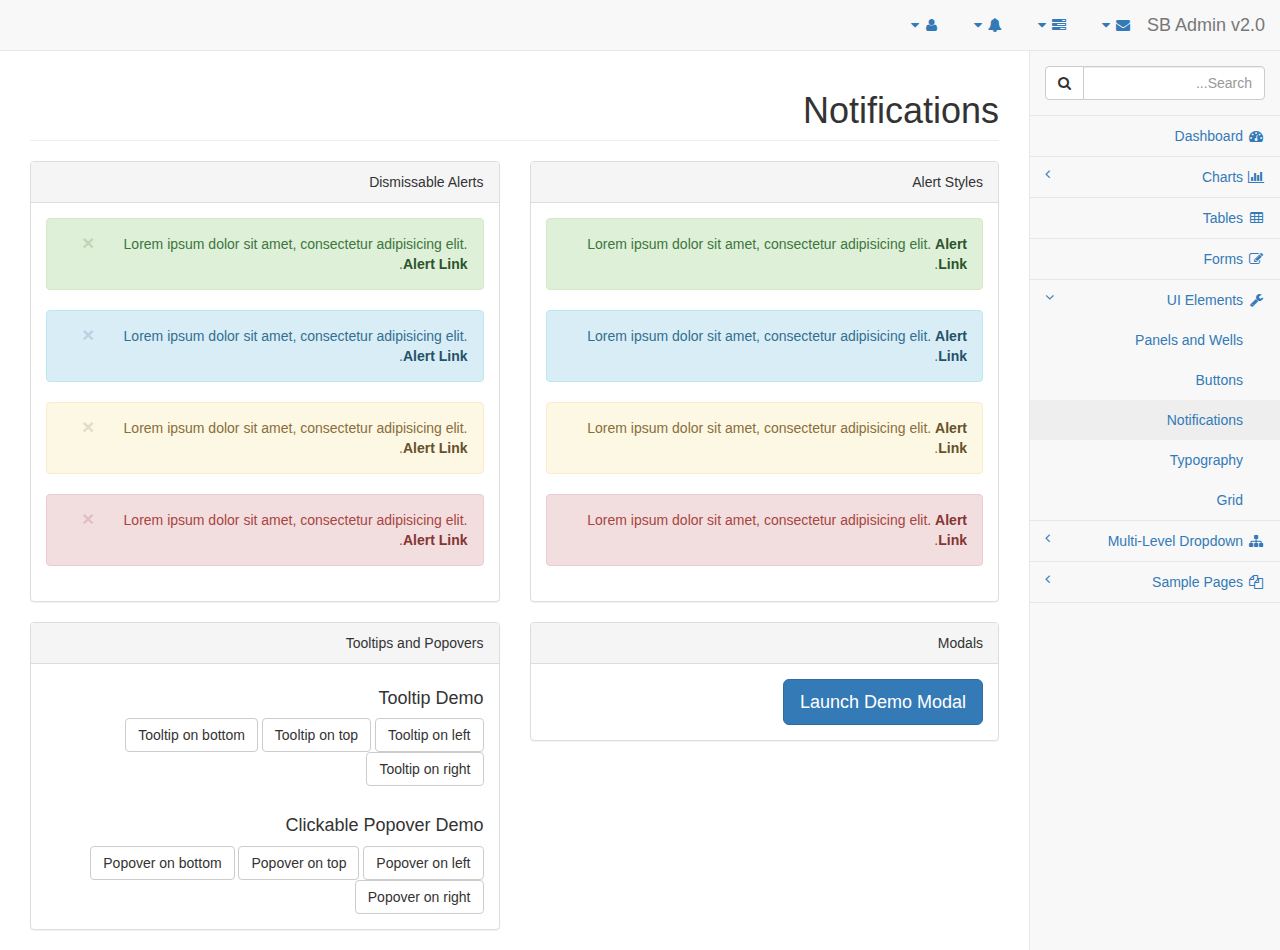
<file: AdminManage/notifications.html>
<!DOCTYPE html>
<html lang="en">

<head>

    <meta charset="utf-8">
    <meta http-equiv="X-UA-Compatible" content="IE=edge">
    <meta name="viewport" content="width=device-width, initial-scale=1">
    <meta name="description" content="">
    <meta name="author" content="">

    <title>SB Admin 2 - Bootstrap Admin Theme</title>

    <!-- Bootstrap Core CSS -->
    <link href="css/rtl/bootstrap.min.css" rel="stylesheet">
    
    <!-- not use this in ltr -->
    <link href="css/rtl/bootstrap.rtl.css" rel="stylesheet">

    <!-- MetisMenu CSS -->
    <link href="css/plugins/metisMenu/metisMenu.min.css" rel="stylesheet">

    <!-- Custom CSS -->
    <link href="css/rtl/sb-admin-2.css" rel="stylesheet">

    <!-- Custom Fonts -->
    <link href="css/font-awesome/font-awesome.min.css" rel="stylesheet" type="text/css">

    <!-- HTML5 Shim and Respond.js IE8 support of HTML5 elements and media queries -->
    <!-- WARNING: Respond.js doesn't work if you view the page via file:// -->
    <!--[if lt IE 9]>
        <script src="https://oss.maxcdn.com/libs/html5shiv/3.7.0/html5shiv.js"></script>
        <script src="https://oss.maxcdn.com/libs/respond.js/1.4.2/respond.min.js"></script>
    <![endif]-->

</head>

<body>

    <div id="wrapper">

        <!-- Navigation -->
        <nav class="navbar navbar-default navbar-static-top" role="navigation" style="margin-bottom: 0">
            <div class="navbar-header">
                <button type="button" class="navbar-toggle" data-toggle="collapse" data-target=".navbar-collapse">
                    <span class="sr-only">Toggle navigation</span>
                    <span class="icon-bar"></span>
                    <span class="icon-bar"></span>
                    <span class="icon-bar"></span>
                </button>
                <a class="navbar-brand" href="index.html">SB Admin v2.0</a>
            </div>
            <!-- /.navbar-header -->

            <ul class="nav navbar-top-links navbar-right">
                <li class="dropdown">
                    <a class="dropdown-toggle" data-toggle="dropdown" href="#">
                        <i class="fa fa-envelope fa-fw"></i>  <i class="fa fa-caret-down"></i>
                    </a>
                    <ul class="dropdown-menu dropdown-messages">
                        <li>
                            <a href="#">
                                <div>
                                    <strong>John Smith</strong>
                                    <span class="pull-right text-muted">
                                        <em>Yesterday</em>
                                    </span>
                                </div>
                                <div>Lorem ipsum dolor sit amet, consectetur adipiscing elit. Pellentesque eleifend...</div>
                            </a>
                        </li>
                        <li class="divider"></li>
                        <li>
                            <a href="#">
                                <div>
                                    <strong>John Smith</strong>
                                    <span class="pull-right text-muted">
                                        <em>Yesterday</em>
                                    </span>
                                </div>
                                <div>Lorem ipsum dolor sit amet, consectetur adipiscing elit. Pellentesque eleifend...</div>
                            </a>
                        </li>
                        <li class="divider"></li>
                        <li>
                            <a href="#">
                                <div>
                                    <strong>John Smith</strong>
                                    <span class="pull-right text-muted">
                                        <em>Yesterday</em>
                                    </span>
                                </div>
                                <div>Lorem ipsum dolor sit amet, consectetur adipiscing elit. Pellentesque eleifend...</div>
                            </a>
                        </li>
                        <li class="divider"></li>
                        <li>
                            <a class="text-center" href="#">
                                <strong>Read All Messages</strong>
                                <i class="fa fa-angle-right"></i>
                            </a>
                        </li>
                    </ul>
                    <!-- /.dropdown-messages -->
                </li>
                <!-- /.dropdown -->
                <li class="dropdown">
                    <a class="dropdown-toggle" data-toggle="dropdown" href="#">
                        <i class="fa fa-tasks fa-fw"></i>  <i class="fa fa-caret-down"></i>
                    </a>
                    <ul class="dropdown-menu dropdown-tasks">
                        <li>
                            <a href="#">
                                <div>
                                    <p>
                                        <strong>Task 1</strong>
                                        <span class="pull-right text-muted">40% Complete</span>
                                    </p>
                                    <div class="progress progress-striped active">
                                        <div class="progress-bar progress-bar-success" role="progressbar" aria-valuenow="40" aria-valuemin="0" aria-valuemax="100" style="width: 40%">
                                            <span class="sr-only">40% Complete (success)</span>
                                        </div>
                                    </div>
                                </div>
                            </a>
                        </li>
                        <li class="divider"></li>
                        <li>
                            <a href="#">
                                <div>
                                    <p>
                                        <strong>Task 2</strong>
                                        <span class="pull-right text-muted">20% Complete</span>
                                    </p>
                                    <div class="progress progress-striped active">
                                        <div class="progress-bar progress-bar-info" role="progressbar" aria-valuenow="20" aria-valuemin="0" aria-valuemax="100" style="width: 20%">
                                            <span class="sr-only">20% Complete</span>
                                        </div>
                                    </div>
                                </div>
                            </a>
                        </li>
                        <li class="divider"></li>
                        <li>
                            <a href="#">
                                <div>
                                    <p>
                                        <strong>Task 3</strong>
                                        <span class="pull-right text-muted">60% Complete</span>
                                    </p>
                                    <div class="progress progress-striped active">
                                        <div class="progress-bar progress-bar-warning" role="progressbar" aria-valuenow="60" aria-valuemin="0" aria-valuemax="100" style="width: 60%">
                                            <span class="sr-only">60% Complete (warning)</span>
                                        </div>
                                    </div>
                                </div>
                            </a>
                        </li>
                        <li class="divider"></li>
                        <li>
                            <a href="#">
                                <div>
                                    <p>
                                        <strong>Task 4</strong>
                                        <span class="pull-right text-muted">80% Complete</span>
                                    </p>
                                    <div class="progress progress-striped active">
                                        <div class="progress-bar progress-bar-danger" role="progressbar" aria-valuenow="80" aria-valuemin="0" aria-valuemax="100" style="width: 80%">
                                            <span class="sr-only">80% Complete (danger)</span>
                                        </div>
                                    </div>
                                </div>
                            </a>
                        </li>
                        <li class="divider"></li>
                        <li>
                            <a class="text-center" href="#">
                                <strong>See All Tasks</strong>
                                <i class="fa fa-angle-right"></i>
                            </a>
                        </li>
                    </ul>
                    <!-- /.dropdown-tasks -->
                </li>
                <!-- /.dropdown -->
                <li class="dropdown">
                    <a class="dropdown-toggle" data-toggle="dropdown" href="#">
                        <i class="fa fa-bell fa-fw"></i>  <i class="fa fa-caret-down"></i>
                    </a>
                    <ul class="dropdown-menu dropdown-alerts">
                        <li>
                            <a href="#">
                                <div>
                                    <i class="fa fa-comment fa-fw"></i> New Comment
                                    <span class="pull-right text-muted small">4 minutes ago</span>
                                </div>
                            </a>
                        </li>
                        <li class="divider"></li>
                        <li>
                            <a href="#">
                                <div>
                                    <i class="fa fa-twitter fa-fw"></i> 3 New Followers
                                    <span class="pull-right text-muted small">12 minutes ago</span>
                                </div>
                            </a>
                        </li>
                        <li class="divider"></li>
                        <li>
                            <a href="#">
                                <div>
                                    <i class="fa fa-envelope fa-fw"></i> Message Sent
                                    <span class="pull-right text-muted small">4 minutes ago</span>
                                </div>
                            </a>
                        </li>
                        <li class="divider"></li>
                        <li>
                            <a href="#">
                                <div>
                                    <i class="fa fa-tasks fa-fw"></i> New Task
                                    <span class="pull-right text-muted small">4 minutes ago</span>
                                </div>
                            </a>
                        </li>
                        <li class="divider"></li>
                        <li>
                            <a href="#">
                                <div>
                                    <i class="fa fa-upload fa-fw"></i> Server Rebooted
                                    <span class="pull-right text-muted small">4 minutes ago</span>
                                </div>
                            </a>
                        </li>
                        <li class="divider"></li>
                        <li>
                            <a class="text-center" href="#">
                                <strong>See All Alerts</strong>
                                <i class="fa fa-angle-right"></i>
                            </a>
                        </li>
                    </ul>
                    <!-- /.dropdown-alerts -->
                </li>
                <!-- /.dropdown -->
                <li class="dropdown">
                    <a class="dropdown-toggle" data-toggle="dropdown" href="#">
                        <i class="fa fa-user fa-fw"></i>  <i class="fa fa-caret-down"></i>
                    </a>
                    <ul class="dropdown-menu dropdown-user">
                        <li><a href="#"><i class="fa fa-user fa-fw"></i> User Profile</a>
                        </li>
                        <li><a href="#"><i class="fa fa-gear fa-fw"></i> Settings</a>
                        </li>
                        <li class="divider"></li>
                        <li><a href="login.html"><i class="fa fa-sign-out fa-fw"></i> Logout</a>
                        </li>
                    </ul>
                    <!-- /.dropdown-user -->
                </li>
                <!-- /.dropdown -->
            </ul>
            <!-- /.navbar-top-links -->

            <div class="navbar-default sidebar" role="navigation">
                <div class="sidebar-nav navbar-collapse">
                    <ul class="nav" id="side-menu">
                        <li class="sidebar-search">
                            <div class="input-group custom-search-form">
                                <input type="text" class="form-control" placeholder="Search...">
                                <span class="input-group-btn">
                                <button class="btn btn-default" type="button">
                                    <i class="fa fa-search"></i>
                                </button>
                            </span>
                            </div>
                            <!-- /input-group -->
                        </li>
                        <li>
                            <a href="index.html"><i class="fa fa-dashboard fa-fw"></i> Dashboard</a>
                        </li>
                        <li>
                            <a href="#"><i class="fa fa-bar-chart-o fa-fw"></i> Charts<span class="fa arrow"></span></a>
                            <ul class="nav nav-second-level">
                                <li>
                                    <a href="flot.html">Flot Charts</a>
                                </li>
                                <li>
                                    <a href="morris.html">Morris.js Charts</a>
                                </li>
                            </ul>
                            <!-- /.nav-second-level -->
                        </li>
                        <li>
                            <a href="tables.html"><i class="fa fa-table fa-fw"></i> Tables</a>
                        </li>
                        <li>
                            <a href="forms.html"><i class="fa fa-edit fa-fw"></i> Forms</a>
                        </li>
                        <li class="active">
                            <a href="#"><i class="fa fa-wrench fa-fw"></i> UI Elements<span class="fa arrow"></span></a>
                            <ul class="nav nav-second-level">
                                <li>
                                    <a href="panels-wells.html">Panels and Wells</a>
                                </li>
                                <li>
                                    <a href="buttons.html">Buttons</a>
                                </li>
                                <li>
                                    <a class="active" href="notifications.html">Notifications</a>
                                </li>
                                <li>
                                    <a href="typography.html">Typography</a>
                                </li>
                                <li>
                                    <a href="grid.html">Grid</a>
                                </li>
                            </ul>
                            <!-- /.nav-second-level -->
                        </li>
                        <li>
                            <a href="#"><i class="fa fa-sitemap fa-fw"></i> Multi-Level Dropdown<span class="fa arrow"></span></a>
                            <ul class="nav nav-second-level">
                                <li>
                                    <a href="#">Second Level Item</a>
                                </li>
                                <li>
                                    <a href="#">Second Level Item</a>
                                </li>
                                <li>
                                    <a href="#">Third Level <span class="fa arrow"></span></a>
                                    <ul class="nav nav-third-level">
                                        <li>
                                            <a href="#">Third Level Item</a>
                                        </li>
                                        <li>
                                            <a href="#">Third Level Item</a>
                                        </li>
                                        <li>
                                            <a href="#">Third Level Item</a>
                                        </li>
                                        <li>
                                            <a href="#">Third Level Item</a>
                                        </li>
                                    </ul>
                                    <!-- /.nav-third-level -->
                                </li>
                            </ul>
                            <!-- /.nav-second-level -->
                        </li>
                        <li>
                            <a href="#"><i class="fa fa-files-o fa-fw"></i> Sample Pages<span class="fa arrow"></span></a>
                            <ul class="nav nav-second-level">
                                <li>
                                    <a href="blank.html">Blank Page</a>
                                </li>
                                <li>
                                    <a href="login.html">Login Page</a>
                                </li>
                            </ul>
                            <!-- /.nav-second-level -->
                        </li>
                    </ul>
                </div>
                <!-- /.sidebar-collapse -->
            </div>
            <!-- /.navbar-static-side -->
        </nav>

        <div id="page-wrapper">
            <div class="row">
                <div class="col-lg-12">
                    <h1 class="page-header">Notifications</h1>
                </div>
                <!-- /.col-lg-12 -->
            </div>
            <!-- /.row -->
            <div class="row">
                <div class="col-lg-6">
                    <div class="panel panel-default">
                        <div class="panel-heading">
                            Alert Styles
                        </div>
                        <!-- /.panel-heading -->
                        <div class="panel-body">
                            <div class="alert alert-success">
                                Lorem ipsum dolor sit amet, consectetur adipisicing elit. <a href="#" class="alert-link">Alert Link</a>.
                            </div>
                            <div class="alert alert-info">
                                Lorem ipsum dolor sit amet, consectetur adipisicing elit. <a href="#" class="alert-link">Alert Link</a>.
                            </div>
                            <div class="alert alert-warning">
                                Lorem ipsum dolor sit amet, consectetur adipisicing elit. <a href="#" class="alert-link">Alert Link</a>.
                            </div>
                            <div class="alert alert-danger">
                                Lorem ipsum dolor sit amet, consectetur adipisicing elit. <a href="#" class="alert-link">Alert Link</a>.
                            </div>
                        </div>
                        <!-- .panel-body -->
                    </div>
                    <!-- /.panel -->
                </div>
                <!-- /.col-lg-6 -->
                <div class="col-lg-6">
                    <div class="panel panel-default">
                        <div class="panel-heading">
                            Dismissable Alerts
                        </div>
                        <!-- /.panel-heading -->
                        <div class="panel-body">
                            <div class="alert alert-success alert-dismissable">
                                <button type="button" class="close" data-dismiss="alert" aria-hidden="true">&times;</button>
                                Lorem ipsum dolor sit amet, consectetur adipisicing elit. <a href="#" class="alert-link">Alert Link</a>.
                            </div>
                            <div class="alert alert-info alert-dismissable">
                                <button type="button" class="close" data-dismiss="alert" aria-hidden="true">&times;</button>
                                Lorem ipsum dolor sit amet, consectetur adipisicing elit. <a href="#" class="alert-link">Alert Link</a>.
                            </div>
                            <div class="alert alert-warning alert-dismissable">
                                <button type="button" class="close" data-dismiss="alert" aria-hidden="true">&times;</button>
                                Lorem ipsum dolor sit amet, consectetur adipisicing elit. <a href="#" class="alert-link">Alert Link</a>.
                            </div>
                            <div class="alert alert-danger alert-dismissable">
                                <button type="button" class="close" data-dismiss="alert" aria-hidden="true">&times;</button>
                                Lorem ipsum dolor sit amet, consectetur adipisicing elit. <a href="#" class="alert-link">Alert Link</a>.
                            </div>
                        </div>
                        <!-- .panel-body -->
                    </div>
                    <!-- /.panel -->
                </div>
                <!-- /.col-lg-6 -->
            </div>
            <!-- /.row -->
            <div class="row">
                <div class="col-lg-6">
                    <div class="panel panel-default">
                        <div class="panel-heading">
                            Modals
                        </div>
                        <!-- /.panel-heading -->
                        <div class="panel-body">
                            <!-- Button trigger modal -->
                            <button class="btn btn-primary btn-lg" data-toggle="modal" data-target="#myModal">
                                Launch Demo Modal
                            </button>
                            <!-- Modal -->
                            <div class="modal fade" id="myModal" tabindex="-1" role="dialog" aria-labelledby="myModalLabel" aria-hidden="true">
                                <div class="modal-dialog">
                                    <div class="modal-content">
                                        <div class="modal-header">
                                            <button type="button" class="close" data-dismiss="modal" aria-hidden="true">&times;</button>
                                            <h4 class="modal-title" id="myModalLabel">Modal title</h4>
                                        </div>
                                        <div class="modal-body">
                                            Lorem ipsum dolor sit amet, consectetur adipisicing elit, sed do eiusmod tempor incididunt ut labore et dolore magna aliqua. Ut enim ad minim veniam, quis nostrud exercitation ullamco laboris nisi ut aliquip ex ea commodo consequat. Duis aute irure dolor in reprehenderit in voluptate velit esse cillum dolore eu fugiat nulla pariatur. Excepteur sint occaecat cupidatat non proident, sunt in culpa qui officia deserunt mollit anim id est laborum.
                                        </div>
                                        <div class="modal-footer">
                                            <button type="button" class="btn btn-default" data-dismiss="modal">Close</button>
                                            <button type="button" class="btn btn-primary">Save changes</button>
                                        </div>
                                    </div>
                                    <!-- /.modal-content -->
                                </div>
                                <!-- /.modal-dialog -->
                            </div>
                            <!-- /.modal -->
                        </div>
                        <!-- .panel-body -->
                    </div>
                    <!-- /.panel -->
                </div>
                <!-- /.col-lg-6 -->
                <div class="col-lg-6">
                    <div class="panel panel-default">
                        <div class="panel-heading">
                            Tooltips and Popovers
                        </div>
                        <!-- /.panel-heading -->
                        <div class="panel-body">
                            <h4>Tooltip Demo</h4>
                            <div class="tooltip-demo">
                                <button type="button" class="btn btn-default" data-toggle="tooltip" data-placement="left" title="Tooltip on left">Tooltip on left</button>
                                <button type="button" class="btn btn-default" data-toggle="tooltip" data-placement="top" title="Tooltip on top">Tooltip on top</button>
                                <button type="button" class="btn btn-default" data-toggle="tooltip" data-placement="bottom" title="Tooltip on bottom">Tooltip on bottom</button>
                                <button type="button" class="btn btn-default" data-toggle="tooltip" data-placement="right" title="Tooltip on right">Tooltip on right</button>
                            </div>
                            <br>
                            <h4>Clickable Popover Demo</h4>
                            <div class="tooltip-demo">
                                <button type="button" class="btn btn-default" data-container="body" data-toggle="popover" data-placement="left" data-content="Vivamus sagittis lacus vel augue laoreet rutrum faucibus.">
                                    Popover on left
                                </button>
                                <button type="button" class="btn btn-default" data-container="body" data-toggle="popover" data-placement="top" data-content="Vivamus sagittis lacus vel augue laoreet rutrum faucibus.">
                                    Popover on top
                                </button>
                                <button type="button" class="btn btn-default" data-container="body" data-toggle="popover" data-placement="bottom" data-content="Vivamus sagittis lacus vel augue laoreet rutrum faucibus.">
                                    Popover on bottom
                                </button>
                                <button type="button" class="btn btn-default" data-container="body" data-toggle="popover" data-placement="right" data-content="Vivamus sagittis lacus vel augue laoreet rutrum faucibus.">
                                    Popover on right
                                </button>
                            </div>
                        </div>
                        <!-- .panel-body -->
                    </div>
                    <!-- /.panel -->
                </div>
                <!-- /.col-lg-6 -->
            </div>
            <!-- /.row -->
        </div>
        <!-- /#page-wrapper -->

    </div>
    <!-- /#wrapper -->

    <!-- jQuery Version 1.11.0 -->
    <script src="js/jquery-1.11.0.js"></script>

    <!-- Bootstrap Core JavaScript -->
    <script src="js/bootstrap.min.js"></script>

    <!-- Metis Menu Plugin JavaScript -->
    <script src="js/metisMenu/metisMenu.min.js"></script>

    <!-- Custom Theme JavaScript -->
    <script src="js/sb-admin-2.js"></script>

    <!-- Page-Level Demo Scripts - Notifications - Use for reference -->
    <script>
    // tooltip demo
    $('.tooltip-demo').tooltip({
        selector: "[data-toggle=tooltip]",
        container: "body"
    })

    // popover demo
    $("[data-toggle=popover]")
        .popover()
    </script>

</body>

</html>
</file>
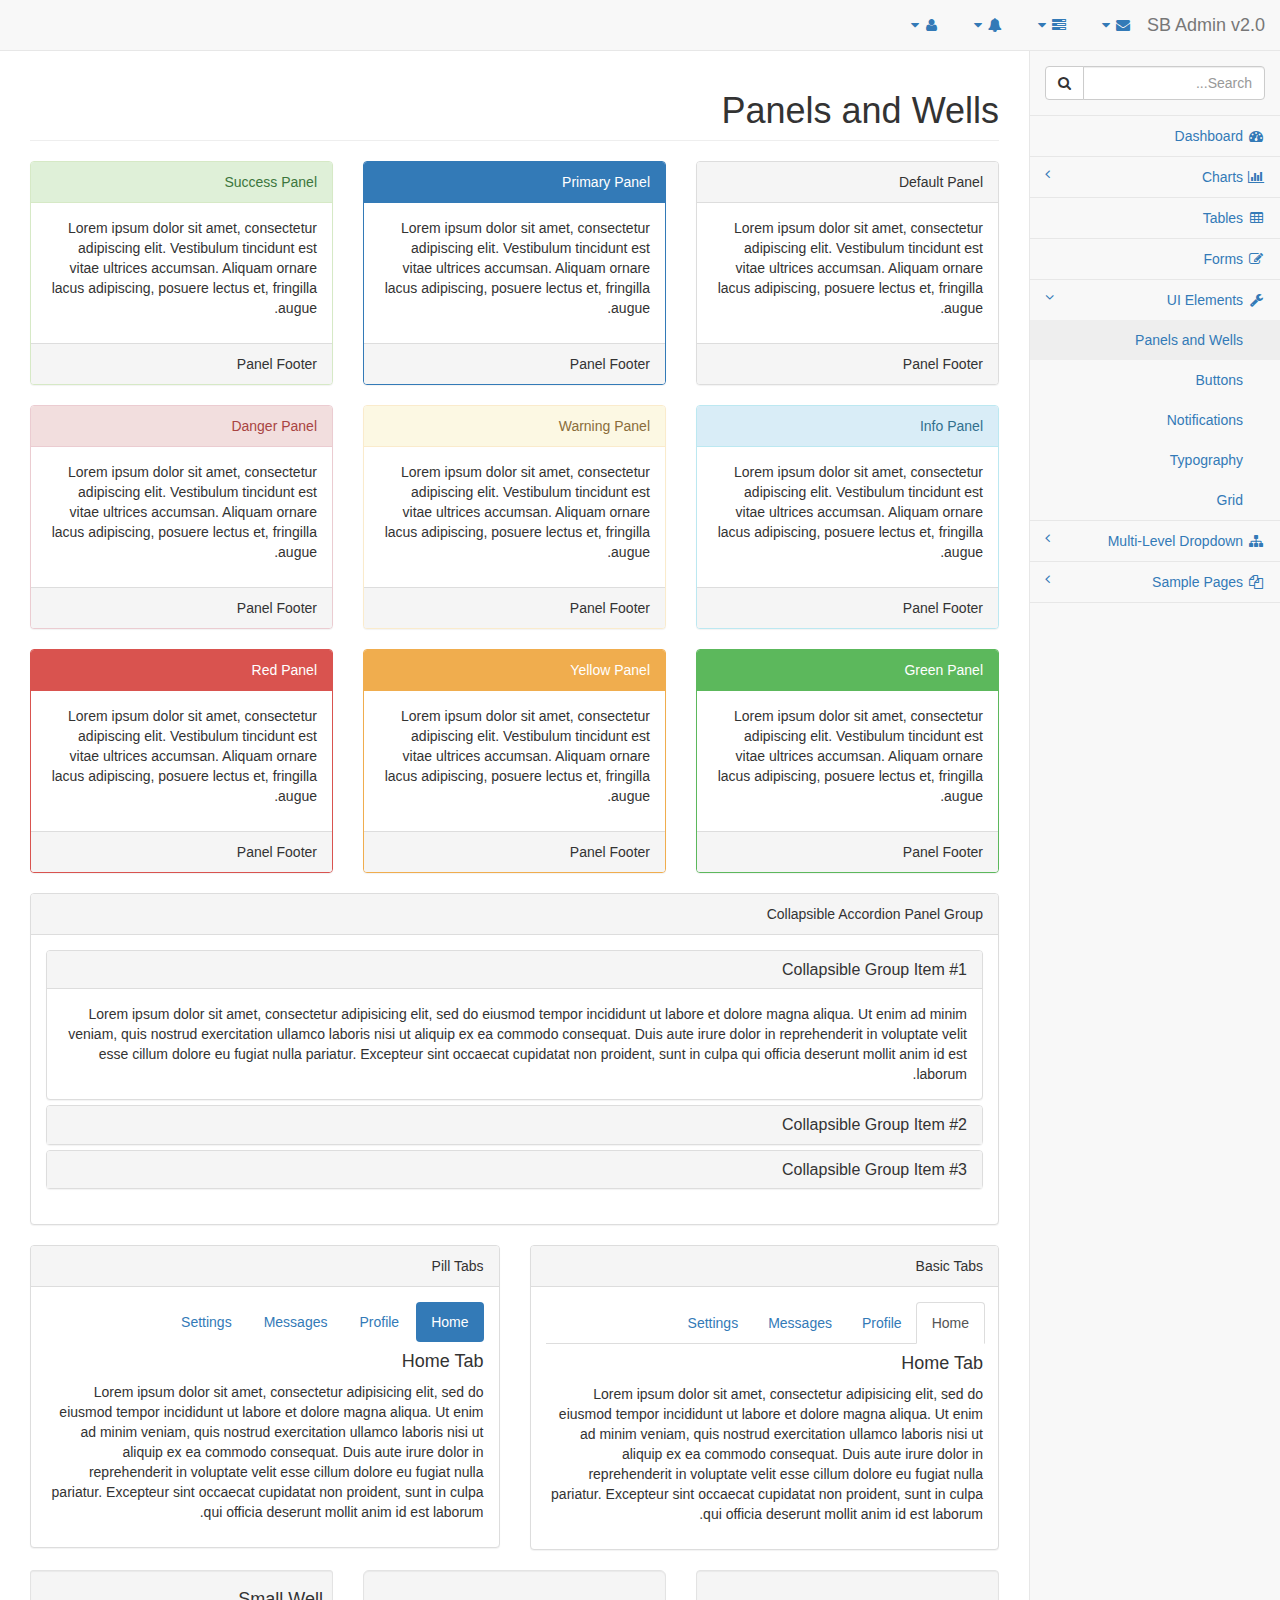
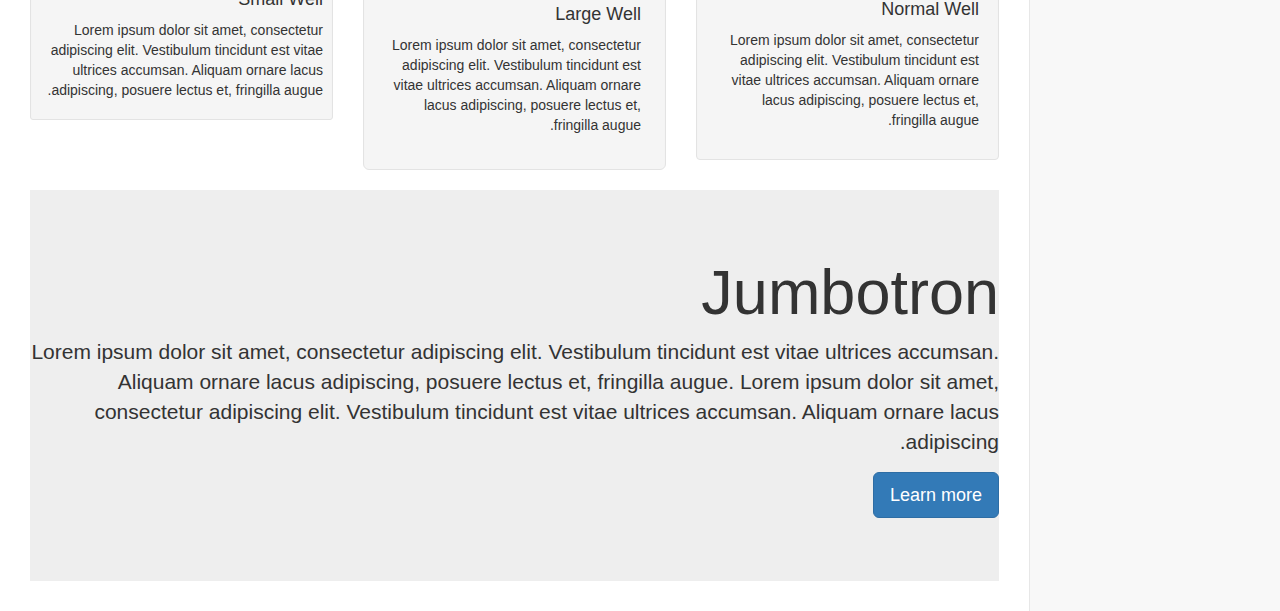
<file: AdminManage/panels-wells.html>
<!DOCTYPE html>
<html lang="en">

<head>

    <meta charset="utf-8">
    <meta http-equiv="X-UA-Compatible" content="IE=edge">
    <meta name="viewport" content="width=device-width, initial-scale=1">
    <meta name="description" content="">
    <meta name="author" content="">

    <title>SB Admin 2 - Bootstrap Admin Theme</title>

    <!-- Bootstrap Core CSS -->
    <link href="css/rtl/bootstrap.min.css" rel="stylesheet">
    
    <!-- not use this in ltr -->
    <link href="css/rtl/bootstrap.rtl.css" rel="stylesheet">

    <!-- MetisMenu CSS -->
    <link href="css/plugins/metisMenu/metisMenu.min.css" rel="stylesheet">

    <!-- Custom CSS -->
    <link href="css/rtl/sb-admin-2.css" rel="stylesheet">

    <!-- Custom Fonts -->
    <link href="css/font-awesome/font-awesome.min.css" rel="stylesheet" type="text/css">

    <!-- HTML5 Shim and Respond.js IE8 support of HTML5 elements and media queries -->
    <!-- WARNING: Respond.js doesn't work if you view the page via file:// -->
    <!--[if lt IE 9]>
        <script src="https://oss.maxcdn.com/libs/html5shiv/3.7.0/html5shiv.js"></script>
        <script src="https://oss.maxcdn.com/libs/respond.js/1.4.2/respond.min.js"></script>
    <![endif]-->

</head>

<body>

    <div id="wrapper">

        <!-- Navigation -->
        <nav class="navbar navbar-default navbar-static-top" role="navigation" style="margin-bottom: 0">
            <div class="navbar-header">
                <button type="button" class="navbar-toggle" data-toggle="collapse" data-target=".navbar-collapse">
                    <span class="sr-only">Toggle navigation</span>
                    <span class="icon-bar"></span>
                    <span class="icon-bar"></span>
                    <span class="icon-bar"></span>
                </button>
                <a class="navbar-brand" href="index.html">SB Admin v2.0</a>
            </div>
            <!-- /.navbar-header -->

            <ul class="nav navbar-top-links navbar-right">
                <li class="dropdown">
                    <a class="dropdown-toggle" data-toggle="dropdown" href="#">
                        <i class="fa fa-envelope fa-fw"></i> <i class="fa fa-caret-down"></i>
                    </a>
                    <ul class="dropdown-menu dropdown-messages">
                        <li>
                            <a href="#">
                                <div>
                                    <strong>John Smith</strong>
                                    <span class="pull-right text-muted">
                                        <em>Yesterday</em>
                                    </span>
                                </div>
                                <div>Lorem ipsum dolor sit amet, consectetur adipiscing elit. Pellentesque eleifend...</div>
                            </a>
                        </li>
                        <li class="divider"></li>
                        <li>
                            <a href="#">
                                <div>
                                    <strong>John Smith</strong>
                                    <span class="pull-right text-muted">
                                        <em>Yesterday</em>
                                    </span>
                                </div>
                                <div>Lorem ipsum dolor sit amet, consectetur adipiscing elit. Pellentesque eleifend...</div>
                            </a>
                        </li>
                        <li class="divider"></li>
                        <li>
                            <a href="#">
                                <div>
                                    <strong>John Smith</strong>
                                    <span class="pull-right text-muted">
                                        <em>Yesterday</em>
                                    </span>
                                </div>
                                <div>Lorem ipsum dolor sit amet, consectetur adipiscing elit. Pellentesque eleifend...</div>
                            </a>
                        </li>
                        <li class="divider"></li>
                        <li>
                            <a class="text-center" href="#">
                                <strong>Read All Messages</strong>
                                <i class="fa fa-angle-right"></i>
                            </a>
                        </li>
                    </ul>
                    <!-- /.dropdown-messages -->
                </li>
                <!-- /.dropdown -->
                <li class="dropdown">
                    <a class="dropdown-toggle" data-toggle="dropdown" href="#">
                        <i class="fa fa-tasks fa-fw"></i> <i class="fa fa-caret-down"></i>
                    </a>
                    <ul class="dropdown-menu dropdown-tasks">
                        <li>
                            <a href="#">
                                <div>
                                    <p>
                                        <strong>Task 1</strong>
                                        <span class="pull-right text-muted">40% Complete</span>
                                    </p>
                                    <div class="progress progress-striped active">
                                        <div class="progress-bar progress-bar-success" role="progressbar" aria-valuenow="40" aria-valuemin="0" aria-valuemax="100" style="width: 40%">
                                            <span class="sr-only">40% Complete (success)</span>
                                        </div>
                                    </div>
                                </div>
                            </a>
                        </li>
                        <li class="divider"></li>
                        <li>
                            <a href="#">
                                <div>
                                    <p>
                                        <strong>Task 2</strong>
                                        <span class="pull-right text-muted">20% Complete</span>
                                    </p>
                                    <div class="progress progress-striped active">
                                        <div class="progress-bar progress-bar-info" role="progressbar" aria-valuenow="20" aria-valuemin="0" aria-valuemax="100" style="width: 20%">
                                            <span class="sr-only">20% Complete</span>
                                        </div>
                                    </div>
                                </div>
                            </a>
                        </li>
                        <li class="divider"></li>
                        <li>
                            <a href="#">
                                <div>
                                    <p>
                                        <strong>Task 3</strong>
                                        <span class="pull-right text-muted">60% Complete</span>
                                    </p>
                                    <div class="progress progress-striped active">
                                        <div class="progress-bar progress-bar-warning" role="progressbar" aria-valuenow="60" aria-valuemin="0" aria-valuemax="100" style="width: 60%">
                                            <span class="sr-only">60% Complete (warning)</span>
                                        </div>
                                    </div>
                                </div>
                            </a>
                        </li>
                        <li class="divider"></li>
                        <li>
                            <a href="#">
                                <div>
                                    <p>
                                        <strong>Task 4</strong>
                                        <span class="pull-right text-muted">80% Complete</span>
                                    </p>
                                    <div class="progress progress-striped active">
                                        <div class="progress-bar progress-bar-danger" role="progressbar" aria-valuenow="80" aria-valuemin="0" aria-valuemax="100" style="width: 80%">
                                            <span class="sr-only">80% Complete (danger)</span>
                                        </div>
                                    </div>
                                </div>
                            </a>
                        </li>
                        <li class="divider"></li>
                        <li>
                            <a class="text-center" href="#">
                                <strong>See All Tasks</strong>
                                <i class="fa fa-angle-right"></i>
                            </a>
                        </li>
                    </ul>
                    <!-- /.dropdown-tasks -->
                </li>
                <!-- /.dropdown -->
                <li class="dropdown">
                    <a class="dropdown-toggle" data-toggle="dropdown" href="#">
                        <i class="fa fa-bell fa-fw"></i> <i class="fa fa-caret-down"></i>
                    </a>
                    <ul class="dropdown-menu dropdown-alerts">
                        <li>
                            <a href="#">
                                <div>
                                    <i class="fa fa-comment fa-fw"></i> New Comment
                                    <span class="pull-right text-muted small">4 minutes ago</span>
                                </div>
                            </a>
                        </li>
                        <li class="divider"></li>
                        <li>
                            <a href="#">
                                <div>
                                    <i class="fa fa-twitter fa-fw"></i> 3 New Followers
                                    <span class="pull-right text-muted small">12 minutes ago</span>
                                </div>
                            </a>
                        </li>
                        <li class="divider"></li>
                        <li>
                            <a href="#">
                                <div>
                                    <i class="fa fa-envelope fa-fw"></i> Message Sent
                                    <span class="pull-right text-muted small">4 minutes ago</span>
                                </div>
                            </a>
                        </li>
                        <li class="divider"></li>
                        <li>
                            <a href="#">
                                <div>
                                    <i class="fa fa-tasks fa-fw"></i> New Task
                                    <span class="pull-right text-muted small">4 minutes ago</span>
                                </div>
                            </a>
                        </li>
                        <li class="divider"></li>
                        <li>
                            <a href="#">
                                <div>
                                    <i class="fa fa-upload fa-fw"></i> Server Rebooted
                                    <span class="pull-right text-muted small">4 minutes ago</span>
                                </div>
                            </a>
                        </li>
                        <li class="divider"></li>
                        <li>
                            <a class="text-center" href="#">
                                <strong>See All Alerts</strong>
                                <i class="fa fa-angle-right"></i>
                            </a>
                        </li>
                    </ul>
                    <!-- /.dropdown-alerts -->
                </li>
                <!-- /.dropdown -->
                <li class="dropdown">
                    <a class="dropdown-toggle" data-toggle="dropdown" href="#">
                        <i class="fa fa-user fa-fw"></i> <i class="fa fa-caret-down"></i>
                    </a>
                    <ul class="dropdown-menu dropdown-user">
                        <li><a href="#"><i class="fa fa-user fa-fw"></i> User Profile</a>
                        </li>
                        <li><a href="#"><i class="fa fa-gear fa-fw"></i> Settings</a>
                        </li>
                        <li class="divider"></li>
                        <li><a href="login.html"><i class="fa fa-sign-out fa-fw"></i> Logout</a>
                        </li>
                    </ul>
                    <!-- /.dropdown-user -->
                </li>
                <!-- /.dropdown -->
            </ul>
            <!-- /.navbar-top-links -->

            <div class="navbar-default sidebar" role="navigation">
                <div class="sidebar-nav navbar-collapse">
                    <ul class="nav" id="side-menu">
                        <li class="sidebar-search">
                            <div class="input-group custom-search-form">
                                <input type="text" class="form-control" placeholder="Search...">
                                <span class="input-group-btn">
                                <button class="btn btn-default" type="button">
                                    <i class="fa fa-search"></i>
                                </button>
                            </span>
                            </div>
                            <!-- /input-group -->
                        </li>
                        <li>
                            <a href="index.html"><i class="fa fa-dashboard fa-fw"></i> Dashboard</a>
                        </li>
                        <li>
                            <a href="#"><i class="fa fa-bar-chart-o fa-fw"></i> Charts<span class="fa arrow"></span></a>
                            <ul class="nav nav-second-level">
                                <li>
                                    <a href="flot.html">Flot Charts</a>
                                </li>
                                <li>
                                    <a href="morris.html">Morris.js Charts</a>
                                </li>
                            </ul>
                            <!-- /.nav-second-level -->
                        </li>
                        <li>
                            <a href="tables.html"><i class="fa fa-table fa-fw"></i> Tables</a>
                        </li>
                        <li>
                            <a href="forms.html"><i class="fa fa-edit fa-fw"></i> Forms</a>
                        </li>
                        <li class="active">
                            <a href="#"><i class="fa fa-wrench fa-fw"></i> UI Elements<span class="fa arrow"></span></a>
                            <ul class="nav nav-second-level">
                                <li>
                                    <a class="active" href="panels-wells.html">Panels and Wells</a>
                                </li>
                                <li>
                                    <a href="buttons.html">Buttons</a>
                                </li>
                                <li>
                                    <a href="notifications.html">Notifications</a>
                                </li>
                                <li>
                                    <a href="typography.html">Typography</a>
                                </li>
                                <li>
                                    <a href="grid.html">Grid</a>
                                </li>
                            </ul>
                            <!-- /.nav-second-level -->
                        </li>
                        <li>
                            <a href="#"><i class="fa fa-sitemap fa-fw"></i> Multi-Level Dropdown<span class="fa arrow"></span></a>
                            <ul class="nav nav-second-level">
                                <li>
                                    <a href="#">Second Level Item</a>
                                </li>
                                <li>
                                    <a href="#">Second Level Item</a>
                                </li>
                                <li>
                                    <a href="#">Third Level <span class="fa arrow"></span></a>
                                    <ul class="nav nav-third-level">
                                        <li>
                                            <a href="#">Third Level Item</a>
                                        </li>
                                        <li>
                                            <a href="#">Third Level Item</a>
                                        </li>
                                        <li>
                                            <a href="#">Third Level Item</a>
                                        </li>
                                        <li>
                                            <a href="#">Third Level Item</a>
                                        </li>
                                    </ul>
                                    <!-- /.nav-third-level -->
                                </li>
                            </ul>
                            <!-- /.nav-second-level -->
                        </li>
                        <li>
                            <a href="#"><i class="fa fa-files-o fa-fw"></i> Sample Pages<span class="fa arrow"></span></a>
                            <ul class="nav nav-second-level">
                                <li>
                                    <a href="blank.html">Blank Page</a>
                                </li>
                                <li>
                                    <a href="login.html">Login Page</a>
                                </li>
                            </ul>
                            <!-- /.nav-second-level -->
                        </li>
                    </ul>
                </div>
                <!-- /.sidebar-collapse -->
            </div>
            <!-- /.navbar-static-side -->
        </nav>

        <div id="page-wrapper">
            <div class="row">
                <div class="col-lg-12">
                    <h1 class="page-header">Panels and Wells</h1>
                </div>
                <!-- /.col-lg-12 -->
            </div>
            <!-- /.row -->
            <div class="row">
                <div class="col-lg-4">
                    <div class="panel panel-default">
                        <div class="panel-heading">
                            Default Panel
                        </div>
                        <div class="panel-body">
                            <p>Lorem ipsum dolor sit amet, consectetur adipiscing elit. Vestibulum tincidunt est vitae ultrices accumsan. Aliquam ornare lacus adipiscing, posuere lectus et, fringilla augue.</p>
                        </div>
                        <div class="panel-footer">
                            Panel Footer
                        </div>
                    </div>
                </div>
                <!-- /.col-lg-4 -->
                <div class="col-lg-4">
                    <div class="panel panel-primary">
                        <div class="panel-heading">
                            Primary Panel
                        </div>
                        <div class="panel-body">
                            <p>Lorem ipsum dolor sit amet, consectetur adipiscing elit. Vestibulum tincidunt est vitae ultrices accumsan. Aliquam ornare lacus adipiscing, posuere lectus et, fringilla augue.</p>
                        </div>
                        <div class="panel-footer">
                            Panel Footer
                        </div>
                    </div>
                </div>
                <!-- /.col-lg-4 -->
                <div class="col-lg-4">
                    <div class="panel panel-success">
                        <div class="panel-heading">
                            Success Panel
                        </div>
                        <div class="panel-body">
                            <p>Lorem ipsum dolor sit amet, consectetur adipiscing elit. Vestibulum tincidunt est vitae ultrices accumsan. Aliquam ornare lacus adipiscing, posuere lectus et, fringilla augue.</p>
                        </div>
                        <div class="panel-footer">
                            Panel Footer
                        </div>
                    </div>
                </div>
                <!-- /.col-lg-4 -->
            </div>
            <!-- /.row -->
            <div class="row">
                <div class="col-lg-4">
                    <div class="panel panel-info">
                        <div class="panel-heading">
                            Info Panel
                        </div>
                        <div class="panel-body">
                            <p>Lorem ipsum dolor sit amet, consectetur adipiscing elit. Vestibulum tincidunt est vitae ultrices accumsan. Aliquam ornare lacus adipiscing, posuere lectus et, fringilla augue.</p>
                        </div>
                        <div class="panel-footer">
                            Panel Footer
                        </div>
                    </div>
                </div>
                <!-- /.col-lg-4 -->
                <div class="col-lg-4">
                    <div class="panel panel-warning">
                        <div class="panel-heading">
                            Warning Panel
                        </div>
                        <div class="panel-body">
                            <p>Lorem ipsum dolor sit amet, consectetur adipiscing elit. Vestibulum tincidunt est vitae ultrices accumsan. Aliquam ornare lacus adipiscing, posuere lectus et, fringilla augue.</p>
                        </div>
                        <div class="panel-footer">
                            Panel Footer
                        </div>
                    </div>
                </div>
                <!-- /.col-lg-4 -->
                <div class="col-lg-4">
                    <div class="panel panel-danger">
                        <div class="panel-heading">
                            Danger Panel
                        </div>
                        <div class="panel-body">
                            <p>Lorem ipsum dolor sit amet, consectetur adipiscing elit. Vestibulum tincidunt est vitae ultrices accumsan. Aliquam ornare lacus adipiscing, posuere lectus et, fringilla augue.</p>
                        </div>
                        <div class="panel-footer">
                            Panel Footer
                        </div>
                    </div>
                </div>
                <!-- /.col-lg-4 -->
            </div>
            <!-- /.row -->
            <div class="row">
                <div class="col-lg-4">
                    <div class="panel panel-green">
                        <div class="panel-heading">
                            Green Panel
                        </div>
                        <div class="panel-body">
                            <p>Lorem ipsum dolor sit amet, consectetur adipiscing elit. Vestibulum tincidunt est vitae ultrices accumsan. Aliquam ornare lacus adipiscing, posuere lectus et, fringilla augue.</p>
                        </div>
                        <div class="panel-footer">
                            Panel Footer
                        </div>
                    </div>
                    <!-- /.col-lg-4 -->
                </div>
                <div class="col-lg-4">
                    <div class="panel panel-yellow">
                        <div class="panel-heading">
                            Yellow Panel
                        </div>
                        <div class="panel-body">
                            <p>Lorem ipsum dolor sit amet, consectetur adipiscing elit. Vestibulum tincidunt est vitae ultrices accumsan. Aliquam ornare lacus adipiscing, posuere lectus et, fringilla augue.</p>
                        </div>
                        <div class="panel-footer">
                            Panel Footer
                        </div>
                    </div>
                    <!-- /.col-lg-4 -->
                </div>
                <div class="col-lg-4">
                    <div class="panel panel-red">
                        <div class="panel-heading">
                            Red Panel
                        </div>
                        <div class="panel-body">
                            <p>Lorem ipsum dolor sit amet, consectetur adipiscing elit. Vestibulum tincidunt est vitae ultrices accumsan. Aliquam ornare lacus adipiscing, posuere lectus et, fringilla augue.</p>
                        </div>
                        <div class="panel-footer">
                            Panel Footer
                        </div>
                    </div>
                    <!-- /.col-lg-4 -->
                </div>
            </div>
            <!-- /.row -->
            <div class="row">
                <div class="col-lg-12">
                    <div class="panel panel-default">
                        <div class="panel-heading">
                            Collapsible Accordion Panel Group
                        </div>
                        <!-- .panel-heading -->
                        <div class="panel-body">
                            <div class="panel-group" id="accordion">
                                <div class="panel panel-default">
                                    <div class="panel-heading">
                                        <h4 class="panel-title">
                                            <a data-toggle="collapse" data-parent="#accordion" href="#collapseOne">Collapsible Group Item #1</a>
                                        </h4>
                                    </div>
                                    <div id="collapseOne" class="panel-collapse collapse in">
                                        <div class="panel-body">
                                            Lorem ipsum dolor sit amet, consectetur adipisicing elit, sed do eiusmod tempor incididunt ut labore et dolore magna aliqua. Ut enim ad minim veniam, quis nostrud exercitation ullamco laboris nisi ut aliquip ex ea commodo consequat. Duis aute irure dolor
                                            in reprehenderit in voluptate velit esse cillum dolore eu fugiat nulla pariatur. Excepteur sint occaecat cupidatat non proident, sunt in culpa qui officia deserunt mollit anim id est laborum.
                                        </div>
                                    </div>
                                </div>
                                <div class="panel panel-default">
                                    <div class="panel-heading">
                                        <h4 class="panel-title">
                                            <a data-toggle="collapse" data-parent="#accordion" href="#collapseTwo">Collapsible Group Item #2</a>
                                        </h4>
                                    </div>
                                    <div id="collapseTwo" class="panel-collapse collapse">
                                        <div class="panel-body">
                                            Lorem ipsum dolor sit amet, consectetur adipisicing elit, sed do eiusmod tempor incididunt ut labore et dolore magna aliqua. Ut enim ad minim veniam, quis nostrud exercitation ullamco laboris nisi ut aliquip ex ea commodo consequat. Duis aute irure dolor
                                            in reprehenderit in voluptate velit esse cillum dolore eu fugiat nulla pariatur. Excepteur sint occaecat cupidatat non proident, sunt in culpa qui officia deserunt mollit anim id est laborum.
                                        </div>
                                    </div>
                                </div>
                                <div class="panel panel-default">
                                    <div class="panel-heading">
                                        <h4 class="panel-title">
                                            <a data-toggle="collapse" data-parent="#accordion" href="#collapseThree">Collapsible Group Item #3</a>
                                        </h4>
                                    </div>
                                    <div id="collapseThree" class="panel-collapse collapse">
                                        <div class="panel-body">
                                            Lorem ipsum dolor sit amet, consectetur adipisicing elit, sed do eiusmod tempor incididunt ut labore et dolore magna aliqua. Ut enim ad minim veniam, quis nostrud exercitation ullamco laboris nisi ut aliquip ex ea commodo consequat. Duis aute irure dolor
                                            in reprehenderit in voluptate velit esse cillum dolore eu fugiat nulla pariatur. Excepteur sint occaecat cupidatat non proident, sunt in culpa qui officia deserunt mollit anim id est laborum.
                                        </div>
                                    </div>
                                </div>
                            </div>
                        </div>
                        <!-- .panel-body -->
                    </div>
                    <!-- /.panel -->
                </div>
                <!-- /.col-lg-12 -->
            </div>
            <!-- /.row -->
            <div class="row">
                <div class="col-lg-6">
                    <div class="panel panel-default">
                        <div class="panel-heading">
                            Basic Tabs
                        </div>
                        <!-- /.panel-heading -->
                        <div class="panel-body">
                            <!-- Nav tabs -->
                            <ul class="nav nav-tabs">
                                <li class="active"><a href="#home" data-toggle="tab">Home</a>
                                </li>
                                <li><a href="#profile" data-toggle="tab">Profile</a>
                                </li>
                                <li><a href="#messages" data-toggle="tab">Messages</a>
                                </li>
                                <li><a href="#settings" data-toggle="tab">Settings</a>
                                </li>
                            </ul>

                            <!-- Tab panes -->
                            <div class="tab-content">
                                <div class="tab-pane fade in active" id="home">
                                    <h4>Home Tab</h4>
                                    <p>Lorem ipsum dolor sit amet, consectetur adipisicing elit, sed do eiusmod tempor incididunt ut labore et dolore magna aliqua. Ut enim ad minim veniam, quis nostrud exercitation ullamco laboris nisi ut aliquip ex ea commodo
                                        consequat. Duis aute irure dolor in reprehenderit in voluptate velit esse cillum dolore eu fugiat nulla pariatur. Excepteur sint occaecat cupidatat non proident, sunt in culpa qui officia deserunt mollit anim id
                                        est laborum.</p>
                                </div>
                                <div class="tab-pane fade" id="profile">
                                    <h4>Profile Tab</h4>
                                    <p>Lorem ipsum dolor sit amet, consectetur adipisicing elit, sed do eiusmod tempor incididunt ut labore et dolore magna aliqua. Ut enim ad minim veniam, quis nostrud exercitation ullamco laboris nisi ut aliquip ex ea commodo
                                        consequat. Duis aute irure dolor in reprehenderit in voluptate velit esse cillum dolore eu fugiat nulla pariatur. Excepteur sint occaecat cupidatat non proident, sunt in culpa qui officia deserunt mollit anim id
                                        est laborum.</p>
                                </div>
                                <div class="tab-pane fade" id="messages">
                                    <h4>Messages Tab</h4>
                                    <p>Lorem ipsum dolor sit amet, consectetur adipisicing elit, sed do eiusmod tempor incididunt ut labore et dolore magna aliqua. Ut enim ad minim veniam, quis nostrud exercitation ullamco laboris nisi ut aliquip ex ea commodo
                                        consequat. Duis aute irure dolor in reprehenderit in voluptate velit esse cillum dolore eu fugiat nulla pariatur. Excepteur sint occaecat cupidatat non proident, sunt in culpa qui officia deserunt mollit anim id
                                        est laborum.</p>
                                </div>
                                <div class="tab-pane fade" id="settings">
                                    <h4>Settings Tab</h4>
                                    <p>Lorem ipsum dolor sit amet, consectetur adipisicing elit, sed do eiusmod tempor incididunt ut labore et dolore magna aliqua. Ut enim ad minim veniam, quis nostrud exercitation ullamco laboris nisi ut aliquip ex ea commodo
                                        consequat. Duis aute irure dolor in reprehenderit in voluptate velit esse cillum dolore eu fugiat nulla pariatur. Excepteur sint occaecat cupidatat non proident, sunt in culpa qui officia deserunt mollit anim id
                                        est laborum.</p>
                                </div>
                            </div>
                        </div>
                        <!-- /.panel-body -->
                    </div>
                    <!-- /.panel -->
                </div>
                <!-- /.col-lg-6 -->
                <div class="col-lg-6">
                    <div class="panel panel-default">
                        <div class="panel-heading">
                            Pill Tabs
                        </div>
                        <!-- /.panel-heading -->
                        <div class="panel-body">
                            <!-- Nav tabs -->
                            <ul class="nav nav-pills">
                                <li class="active"><a href="#home-pills" data-toggle="tab">Home</a>
                                </li>
                                <li><a href="#profile-pills" data-toggle="tab">Profile</a>
                                </li>
                                <li><a href="#messages-pills" data-toggle="tab">Messages</a>
                                </li>
                                <li><a href="#settings-pills" data-toggle="tab">Settings</a>
                                </li>
                            </ul>

                            <!-- Tab panes -->
                            <div class="tab-content">
                                <div class="tab-pane fade in active" id="home-pills">
                                    <h4>Home Tab</h4>
                                    <p>Lorem ipsum dolor sit amet, consectetur adipisicing elit, sed do eiusmod tempor incididunt ut labore et dolore magna aliqua. Ut enim ad minim veniam, quis nostrud exercitation ullamco laboris nisi ut aliquip ex ea commodo
                                        consequat. Duis aute irure dolor in reprehenderit in voluptate velit esse cillum dolore eu fugiat nulla pariatur. Excepteur sint occaecat cupidatat non proident, sunt in culpa qui officia deserunt mollit anim id
                                        est laborum.</p>
                                </div>
                                <div class="tab-pane fade" id="profile-pills">
                                    <h4>Profile Tab</h4>
                                    <p>Lorem ipsum dolor sit amet, consectetur adipisicing elit, sed do eiusmod tempor incididunt ut labore et dolore magna aliqua. Ut enim ad minim veniam, quis nostrud exercitation ullamco laboris nisi ut aliquip ex ea commodo
                                        consequat. Duis aute irure dolor in reprehenderit in voluptate velit esse cillum dolore eu fugiat nulla pariatur. Excepteur sint occaecat cupidatat non proident, sunt in culpa qui officia deserunt mollit anim id
                                        est laborum.</p>
                                </div>
                                <div class="tab-pane fade" id="messages-pills">
                                    <h4>Messages Tab</h4>
                                    <p>Lorem ipsum dolor sit amet, consectetur adipisicing elit, sed do eiusmod tempor incididunt ut labore et dolore magna aliqua. Ut enim ad minim veniam, quis nostrud exercitation ullamco laboris nisi ut aliquip ex ea commodo
                                        consequat. Duis aute irure dolor in reprehenderit in voluptate velit esse cillum dolore eu fugiat nulla pariatur. Excepteur sint occaecat cupidatat non proident, sunt in culpa qui officia deserunt mollit anim id
                                        est laborum.</p>
                                </div>
                                <div class="tab-pane fade" id="settings-pills">
                                    <h4>Settings Tab</h4>
                                    <p>Lorem ipsum dolor sit amet, consectetur adipisicing elit, sed do eiusmod tempor incididunt ut labore et dolore magna aliqua. Ut enim ad minim veniam, quis nostrud exercitation ullamco laboris nisi ut aliquip ex ea commodo
                                        consequat. Duis aute irure dolor in reprehenderit in voluptate velit esse cillum dolore eu fugiat nulla pariatur. Excepteur sint occaecat cupidatat non proident, sunt in culpa qui officia deserunt mollit anim id
                                        est laborum.</p>
                                </div>
                            </div>
                        </div>
                        <!-- /.panel-body -->
                    </div>
                    <!-- /.panel -->
                </div>
                <!-- /.col-lg-6 -->
            </div>
            <!-- /.row -->
            <div class="row">
                <div class="col-lg-4">
                    <div class="well">
                        <h4>Normal Well</h4>
                        <p>Lorem ipsum dolor sit amet, consectetur adipiscing elit. Vestibulum tincidunt est vitae ultrices accumsan. Aliquam ornare lacus adipiscing, posuere lectus et, fringilla augue.</p>
                    </div>
                </div>
                <!-- /.col-lg-4 -->
                <div class="col-lg-4">
                    <div class="well well-lg">
                        <h4>Large Well</h4>
                        <p>Lorem ipsum dolor sit amet, consectetur adipiscing elit. Vestibulum tincidunt est vitae ultrices accumsan. Aliquam ornare lacus adipiscing, posuere lectus et, fringilla augue.</p>
                    </div>
                </div>
                <!-- /.col-lg-4 -->
                <div class="col-lg-4">
                    <div class="well well-sm">
                        <h4>Small Well</h4>
                        <p>Lorem ipsum dolor sit amet, consectetur adipiscing elit. Vestibulum tincidunt est vitae ultrices accumsan. Aliquam ornare lacus adipiscing, posuere lectus et, fringilla augue.</p>
                    </div>
                </div>
                <!-- /.col-lg-4 -->
            </div>
            <!-- /.row -->
            <div class="row">
                <div class="col-lg-12">
                    <div class="jumbotron">
                        <h1>Jumbotron</h1>
                        <p>Lorem ipsum dolor sit amet, consectetur adipiscing elit. Vestibulum tincidunt est vitae ultrices accumsan. Aliquam ornare lacus adipiscing, posuere lectus et, fringilla augue. Lorem ipsum dolor sit amet, consectetur adipiscing
                            elit. Vestibulum tincidunt est vitae ultrices accumsan. Aliquam ornare lacus adipiscing.</p>
                        <p><a class="btn btn-primary btn-lg" role="button">Learn more</a>
                        </p>
                    </div>
                </div>
                <!-- /.col-lg-12 -->
            </div>
            <!-- /.row -->
        </div>
        <!-- /#page-wrapper -->

    </div>
    <!-- /#wrapper -->

    <!-- jQuery Version 1.11.0 -->
    <script src="js/jquery-1.11.0.js"></script>

    <!-- Bootstrap Core JavaScript -->
    <script src="js/bootstrap.min.js"></script>

    <!-- Metis Menu Plugin JavaScript -->
    <script src="js/metisMenu/metisMenu.min.js"></script>

    <!-- Custom Theme JavaScript -->
    <script src="js/sb-admin-2.js"></script>

</body>

</html>
</file>
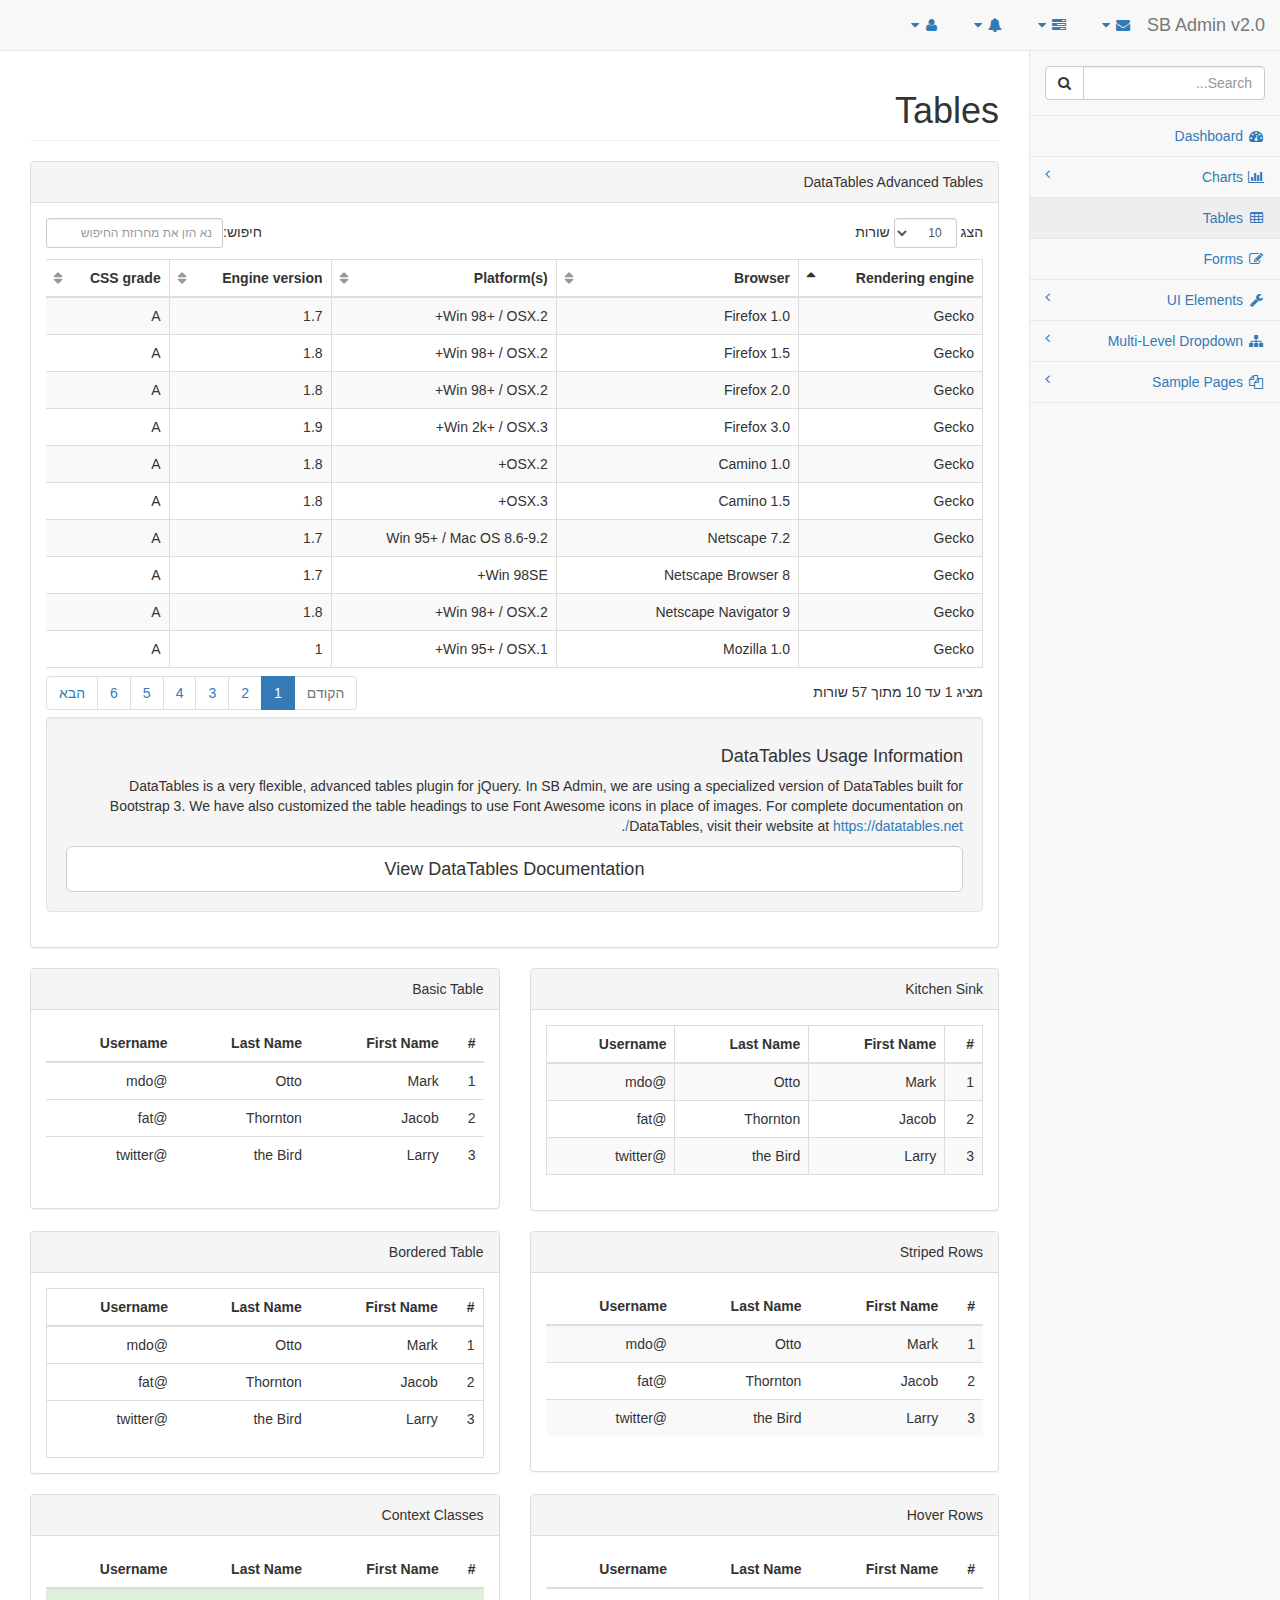
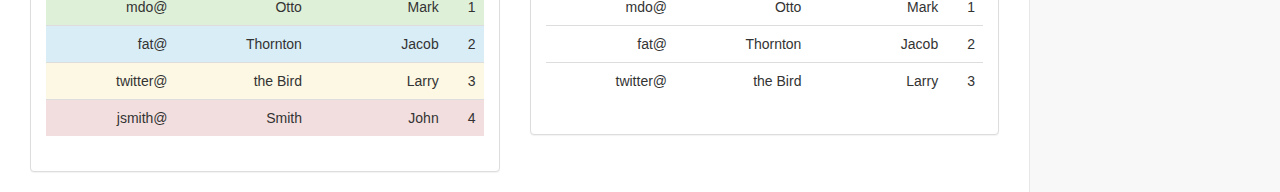
<file: AdminManage/tables.html>
<!DOCTYPE html>
<html lang="en">

<head>

    <meta charset="utf-8">
    <meta http-equiv="X-UA-Compatible" content="IE=edge">
    <meta name="viewport" content="width=device-width, initial-scale=1">
    <meta name="description" content="">
    <meta name="author" content="">

    <title>SB Admin 2 - Bootstrap Admin Theme</title>

    <!-- Bootstrap Core CSS -->
    <link href="css/rtl/bootstrap.min.css" rel="stylesheet">
    
    <!-- not use this in ltr -->
    <link href="css/rtl/bootstrap.rtl.css" rel="stylesheet">

    <!-- MetisMenu CSS -->
    <link href="css/plugins/metisMenu/metisMenu.min.css" rel="stylesheet">

    <!-- DataTables CSS -->
    <link href="css/plugins/dataTables.bootstrap.css" rel="stylesheet">

    <!-- Custom CSS -->
    <link href="css/rtl/sb-admin-2.css" rel="stylesheet">

    <!-- Custom Fonts -->
    <link href="css/font-awesome/font-awesome.min.css" rel="stylesheet" type="text/css">

    <!-- HTML5 Shim and Respond.js IE8 support of HTML5 elements and media queries -->
    <!-- WARNING: Respond.js doesn't work if you view the page via file:// -->
    <!--[if lt IE 9]>
        <script src="https://oss.maxcdn.com/libs/html5shiv/3.7.0/html5shiv.js"></script>
        <script src="https://oss.maxcdn.com/libs/respond.js/1.4.2/respond.min.js"></script>
    <![endif]-->

</head>

<body>

    <div id="wrapper">

        <!-- Navigation -->
        <nav class="navbar navbar-default navbar-static-top" role="navigation" style="margin-bottom: 0">
            <div class="navbar-header">
                <button type="button" class="navbar-toggle" data-toggle="collapse" data-target=".navbar-collapse">
                    <span class="sr-only">Toggle navigation</span>
                    <span class="icon-bar"></span>
                    <span class="icon-bar"></span>
                    <span class="icon-bar"></span>
                </button>
                <a class="navbar-brand" href="index.html">SB Admin v2.0</a>
            </div>
            <!-- /.navbar-header -->

            <ul class="nav navbar-top-links navbar-right">
                <li class="dropdown">
                    <a class="dropdown-toggle" data-toggle="dropdown" href="#">
                        <i class="fa fa-envelope fa-fw"></i> <i class="fa fa-caret-down"></i>
                    </a>
                    <ul class="dropdown-menu dropdown-messages">
                        <li>
                            <a href="#">
                                <div>
                                    <strong>John Smith</strong>
                                    <span class="pull-right text-muted">
                                        <em>Yesterday</em>
                                    </span>
                                </div>
                                <div>Lorem ipsum dolor sit amet, consectetur adipiscing elit. Pellentesque eleifend...</div>
                            </a>
                        </li>
                        <li class="divider"></li>
                        <li>
                            <a href="#">
                                <div>
                                    <strong>John Smith</strong>
                                    <span class="pull-right text-muted">
                                        <em>Yesterday</em>
                                    </span>
                                </div>
                                <div>Lorem ipsum dolor sit amet, consectetur adipiscing elit. Pellentesque eleifend...</div>
                            </a>
                        </li>
                        <li class="divider"></li>
                        <li>
                            <a href="#">
                                <div>
                                    <strong>John Smith</strong>
                                    <span class="pull-right text-muted">
                                        <em>Yesterday</em>
                                    </span>
                                </div>
                                <div>Lorem ipsum dolor sit amet, consectetur adipiscing elit. Pellentesque eleifend...</div>
                            </a>
                        </li>
                        <li class="divider"></li>
                        <li>
                            <a class="text-center" href="#">
                                <strong>Read All Messages</strong>
                                <i class="fa fa-angle-right"></i>
                            </a>
                        </li>
                    </ul>
                    <!-- /.dropdown-messages -->
                </li>
                <!-- /.dropdown -->
                <li class="dropdown">
                    <a class="dropdown-toggle" data-toggle="dropdown" href="#">
                        <i class="fa fa-tasks fa-fw"></i> <i class="fa fa-caret-down"></i>
                    </a>
                    <ul class="dropdown-menu dropdown-tasks">
                        <li>
                            <a href="#">
                                <div>
                                    <p>
                                        <strong>Task 1</strong>
                                        <span class="pull-right text-muted">40% Complete</span>
                                    </p>
                                    <div class="progress progress-striped active">
                                        <div class="progress-bar progress-bar-success" role="progressbar" aria-valuenow="40" aria-valuemin="0" aria-valuemax="100" style="width: 40%">
                                            <span class="sr-only">40% Complete (success)</span>
                                        </div>
                                    </div>
                                </div>
                            </a>
                        </li>
                        <li class="divider"></li>
                        <li>
                            <a href="#">
                                <div>
                                    <p>
                                        <strong>Task 2</strong>
                                        <span class="pull-right text-muted">20% Complete</span>
                                    </p>
                                    <div class="progress progress-striped active">
                                        <div class="progress-bar progress-bar-info" role="progressbar" aria-valuenow="20" aria-valuemin="0" aria-valuemax="100" style="width: 20%">
                                            <span class="sr-only">20% Complete</span>
                                        </div>
                                    </div>
                                </div>
                            </a>
                        </li>
                        <li class="divider"></li>
                        <li>
                            <a href="#">
                                <div>
                                    <p>
                                        <strong>Task 3</strong>
                                        <span class="pull-right text-muted">60% Complete</span>
                                    </p>
                                    <div class="progress progress-striped active">
                                        <div class="progress-bar progress-bar-warning" role="progressbar" aria-valuenow="60" aria-valuemin="0" aria-valuemax="100" style="width: 60%">
                                            <span class="sr-only">60% Complete (warning)</span>
                                        </div>
                                    </div>
                                </div>
                            </a>
                        </li>
                        <li class="divider"></li>
                        <li>
                            <a href="#">
                                <div>
                                    <p>
                                        <strong>Task 4</strong>
                                        <span class="pull-right text-muted">80% Complete</span>
                                    </p>
                                    <div class="progress progress-striped active">
                                        <div class="progress-bar progress-bar-danger" role="progressbar" aria-valuenow="80" aria-valuemin="0" aria-valuemax="100" style="width: 80%">
                                            <span class="sr-only">80% Complete (danger)</span>
                                        </div>
                                    </div>
                                </div>
                            </a>
                        </li>
                        <li class="divider"></li>
                        <li>
                            <a class="text-center" href="#">
                                <strong>See All Tasks</strong>
                                <i class="fa fa-angle-right"></i>
                            </a>
                        </li>
                    </ul>
                    <!-- /.dropdown-tasks -->
                </li>
                <!-- /.dropdown -->
                <li class="dropdown">
                    <a class="dropdown-toggle" data-toggle="dropdown" href="#">
                        <i class="fa fa-bell fa-fw"></i> <i class="fa fa-caret-down"></i>
                    </a>
                    <ul class="dropdown-menu dropdown-alerts">
                        <li>
                            <a href="#">
                                <div>
                                    <i class="fa fa-comment fa-fw"></i> New Comment
                                    <span class="pull-right text-muted small">4 minutes ago</span>
                                </div>
                            </a>
                        </li>
                        <li class="divider"></li>
                        <li>
                            <a href="#">
                                <div>
                                    <i class="fa fa-twitter fa-fw"></i> 3 New Followers
                                    <span class="pull-right text-muted small">12 minutes ago</span>
                                </div>
                            </a>
                        </li>
                        <li class="divider"></li>
                        <li>
                            <a href="#">
                                <div>
                                    <i class="fa fa-envelope fa-fw"></i> Message Sent
                                    <span class="pull-right text-muted small">4 minutes ago</span>
                                </div>
                            </a>
                        </li>
                        <li class="divider"></li>
                        <li>
                            <a href="#">
                                <div>
                                    <i class="fa fa-tasks fa-fw"></i> New Task
                                    <span class="pull-right text-muted small">4 minutes ago</span>
                                </div>
                            </a>
                        </li>
                        <li class="divider"></li>
                        <li>
                            <a href="#">
                                <div>
                                    <i class="fa fa-upload fa-fw"></i> Server Rebooted
                                    <span class="pull-right text-muted small">4 minutes ago</span>
                                </div>
                            </a>
                        </li>
                        <li class="divider"></li>
                        <li>
                            <a class="text-center" href="#">
                                <strong>See All Alerts</strong>
                                <i class="fa fa-angle-right"></i>
                            </a>
                        </li>
                    </ul>
                    <!-- /.dropdown-alerts -->
                </li>
                <!-- /.dropdown -->
                <li class="dropdown">
                    <a class="dropdown-toggle" data-toggle="dropdown" href="#">
                        <i class="fa fa-user fa-fw"></i> <i class="fa fa-caret-down"></i>
                    </a>
                    <ul class="dropdown-menu dropdown-user">
                        <li><a href="#"><i class="fa fa-user fa-fw"></i> User Profile</a>
                        </li>
                        <li><a href="#"><i class="fa fa-gear fa-fw"></i> Settings</a>
                        </li>
                        <li class="divider"></li>
                        <li><a href="login.html"><i class="fa fa-sign-out fa-fw"></i> Logout</a>
                        </li>
                    </ul>
                    <!-- /.dropdown-user -->
                </li>
                <!-- /.dropdown -->
            </ul>
            <!-- /.navbar-top-links -->

            <div class="navbar-default sidebar" role="navigation">
                <div class="sidebar-nav navbar-collapse">
                    <ul class="nav" id="side-menu">
                        <li class="sidebar-search">
                            <div class="input-group custom-search-form">
                                <input type="text" class="form-control" placeholder="Search...">
                                <span class="input-group-btn">
                                <button class="btn btn-default" type="button">
                                    <i class="fa fa-search"></i>
                                </button>
                            </span>
                            </div>
                            <!-- /input-group -->
                        </li>
                        <li>
                            <a href="index.html"><i class="fa fa-dashboard fa-fw"></i> Dashboard</a>
                        </li>
                        <li>
                            <a href="#"><i class="fa fa-bar-chart-o fa-fw"></i> Charts<span class="fa arrow"></span></a>
                            <ul class="nav nav-second-level">
                                <li>
                                    <a href="flot.html">Flot Charts</a>
                                </li>
                                <li>
                                    <a href="morris.html">Morris.js Charts</a>
                                </li>
                            </ul>
                            <!-- /.nav-second-level -->
                        </li>
                        <li>
                            <a class="active" href="tables.html"><i class="fa fa-table fa-fw"></i> Tables</a>
                        </li>
                        <li>
                            <a href="forms.html"><i class="fa fa-edit fa-fw"></i> Forms</a>
                        </li>
                        <li>
                            <a href="#"><i class="fa fa-wrench fa-fw"></i> UI Elements<span class="fa arrow"></span></a>
                            <ul class="nav nav-second-level">
                                <li>
                                    <a href="panels-wells.html">Panels and Wells</a>
                                </li>
                                <li>
                                    <a href="buttons.html">Buttons</a>
                                </li>
                                <li>
                                    <a href="notifications.html">Notifications</a>
                                </li>
                                <li>
                                    <a href="typography.html">Typography</a>
                                </li>
                                <li>
                                    <a href="grid.html">Grid</a>
                                </li>
                            </ul>
                            <!-- /.nav-second-level -->
                        </li>
                        <li>
                            <a href="#"><i class="fa fa-sitemap fa-fw"></i> Multi-Level Dropdown<span class="fa arrow"></span></a>
                            <ul class="nav nav-second-level">
                                <li>
                                    <a href="#">Second Level Item</a>
                                </li>
                                <li>
                                    <a href="#">Second Level Item</a>
                                </li>
                                <li>
                                    <a href="#">Third Level <span class="fa arrow"></span></a>
                                    <ul class="nav nav-third-level">
                                        <li>
                                            <a href="#">Third Level Item</a>
                                        </li>
                                        <li>
                                            <a href="#">Third Level Item</a>
                                        </li>
                                        <li>
                                            <a href="#">Third Level Item</a>
                                        </li>
                                        <li>
                                            <a href="#">Third Level Item</a>
                                        </li>
                                    </ul>
                                    <!-- /.nav-third-level -->
                                </li>
                            </ul>
                            <!-- /.nav-second-level -->
                        </li>
                        <li>
                            <a href="#"><i class="fa fa-files-o fa-fw"></i> Sample Pages<span class="fa arrow"></span></a>
                            <ul class="nav nav-second-level">
                                <li>
                                    <a href="blank.html">Blank Page</a>
                                </li>
                                <li>
                                    <a href="login.html">Login Page</a>
                                </li>
                            </ul>
                            <!-- /.nav-second-level -->
                        </li>
                    </ul>
                </div>
                <!-- /.sidebar-collapse -->
            </div>
            <!-- /.navbar-static-side -->
        </nav>

        <div id="page-wrapper">
            <div class="row">
                <div class="col-lg-12">
                    <h1 class="page-header">Tables</h1>
                </div>
                <!-- /.col-lg-12 -->
            </div>
            <!-- /.row -->
            <div class="row">
                <div class="col-lg-12">
                    <div class="panel panel-default">
                        <div class="panel-heading">
                            DataTables Advanced Tables
                        </div>
                        <!-- /.panel-heading -->
                        <div class="panel-body">
                            <div class="table-responsive">
                                <table class="table table-striped table-bordered table-hover" id="dataTables-example">
                                    <thead>
                                        <tr>
                                            <th>Rendering engine</th>
                                            <th>Browser</th>
                                            <th>Platform(s)</th>
                                            <th>Engine version</th>
                                            <th>CSS grade</th>
                                        </tr>
                                    </thead>
                                    <tbody>
                                        <tr class="odd gradeX">
                                            <td>Trident</td>
                                            <td>Internet Explorer 4.0</td>
                                            <td>Win 95+</td>
                                            <td class="center">4</td>
                                            <td class="center">X</td>
                                        </tr>
                                        <tr class="even gradeC">
                                            <td>Trident</td>
                                            <td>Internet Explorer 5.0</td>
                                            <td>Win 95+</td>
                                            <td class="center">5</td>
                                            <td class="center">C</td>
                                        </tr>
                                        <tr class="odd gradeA">
                                            <td>Trident</td>
                                            <td>Internet Explorer 5.5</td>
                                            <td>Win 95+</td>
                                            <td class="center">5.5</td>
                                            <td class="center">A</td>
                                        </tr>
                                        <tr class="even gradeA">
                                            <td>Trident</td>
                                            <td>Internet Explorer 6</td>
                                            <td>Win 98+</td>
                                            <td class="center">6</td>
                                            <td class="center">A</td>
                                        </tr>
                                        <tr class="odd gradeA">
                                            <td>Trident</td>
                                            <td>Internet Explorer 7</td>
                                            <td>Win XP SP2+</td>
                                            <td class="center">7</td>
                                            <td class="center">A</td>
                                        </tr>
                                        <tr class="even gradeA">
                                            <td>Trident</td>
                                            <td>AOL browser (AOL desktop)</td>
                                            <td>Win XP</td>
                                            <td class="center">6</td>
                                            <td class="center">A</td>
                                        </tr>
                                        <tr class="gradeA">
                                            <td>Gecko</td>
                                            <td>Firefox 1.0</td>
                                            <td>Win 98+ / OSX.2+</td>
                                            <td class="center">1.7</td>
                                            <td class="center">A</td>
                                        </tr>
                                        <tr class="gradeA">
                                            <td>Gecko</td>
                                            <td>Firefox 1.5</td>
                                            <td>Win 98+ / OSX.2+</td>
                                            <td class="center">1.8</td>
                                            <td class="center">A</td>
                                        </tr>
                                        <tr class="gradeA">
                                            <td>Gecko</td>
                                            <td>Firefox 2.0</td>
                                            <td>Win 98+ / OSX.2+</td>
                                            <td class="center">1.8</td>
                                            <td class="center">A</td>
                                        </tr>
                                        <tr class="gradeA">
                                            <td>Gecko</td>
                                            <td>Firefox 3.0</td>
                                            <td>Win 2k+ / OSX.3+</td>
                                            <td class="center">1.9</td>
                                            <td class="center">A</td>
                                        </tr>
                                        <tr class="gradeA">
                                            <td>Gecko</td>
                                            <td>Camino 1.0</td>
                                            <td>OSX.2+</td>
                                            <td class="center">1.8</td>
                                            <td class="center">A</td>
                                        </tr>
                                        <tr class="gradeA">
                                            <td>Gecko</td>
                                            <td>Camino 1.5</td>
                                            <td>OSX.3+</td>
                                            <td class="center">1.8</td>
                                            <td class="center">A</td>
                                        </tr>
                                        <tr class="gradeA">
                                            <td>Gecko</td>
                                            <td>Netscape 7.2</td>
                                            <td>Win 95+ / Mac OS 8.6-9.2</td>
                                            <td class="center">1.7</td>
                                            <td class="center">A</td>
                                        </tr>
                                        <tr class="gradeA">
                                            <td>Gecko</td>
                                            <td>Netscape Browser 8</td>
                                            <td>Win 98SE+</td>
                                            <td class="center">1.7</td>
                                            <td class="center">A</td>
                                        </tr>
                                        <tr class="gradeA">
                                            <td>Gecko</td>
                                            <td>Netscape Navigator 9</td>
                                            <td>Win 98+ / OSX.2+</td>
                                            <td class="center">1.8</td>
                                            <td class="center">A</td>
                                        </tr>
                                        <tr class="gradeA">
                                            <td>Gecko</td>
                                            <td>Mozilla 1.0</td>
                                            <td>Win 95+ / OSX.1+</td>
                                            <td class="center">1</td>
                                            <td class="center">A</td>
                                        </tr>
                                        <tr class="gradeA">
                                            <td>Gecko</td>
                                            <td>Mozilla 1.1</td>
                                            <td>Win 95+ / OSX.1+</td>
                                            <td class="center">1.1</td>
                                            <td class="center">A</td>
                                        </tr>
                                        <tr class="gradeA">
                                            <td>Gecko</td>
                                            <td>Mozilla 1.2</td>
                                            <td>Win 95+ / OSX.1+</td>
                                            <td class="center">1.2</td>
                                            <td class="center">A</td>
                                        </tr>
                                        <tr class="gradeA">
                                            <td>Gecko</td>
                                            <td>Mozilla 1.3</td>
                                            <td>Win 95+ / OSX.1+</td>
                                            <td class="center">1.3</td>
                                            <td class="center">A</td>
                                        </tr>
                                        <tr class="gradeA">
                                            <td>Gecko</td>
                                            <td>Mozilla 1.4</td>
                                            <td>Win 95+ / OSX.1+</td>
                                            <td class="center">1.4</td>
                                            <td class="center">A</td>
                                        </tr>
                                        <tr class="gradeA">
                                            <td>Gecko</td>
                                            <td>Mozilla 1.5</td>
                                            <td>Win 95+ / OSX.1+</td>
                                            <td class="center">1.5</td>
                                            <td class="center">A</td>
                                        </tr>
                                        <tr class="gradeA">
                                            <td>Gecko</td>
                                            <td>Mozilla 1.6</td>
                                            <td>Win 95+ / OSX.1+</td>
                                            <td class="center">1.6</td>
                                            <td class="center">A</td>
                                        </tr>
                                        <tr class="gradeA">
                                            <td>Gecko</td>
                                            <td>Mozilla 1.7</td>
                                            <td>Win 98+ / OSX.1+</td>
                                            <td class="center">1.7</td>
                                            <td class="center">A</td>
                                        </tr>
                                        <tr class="gradeA">
                                            <td>Gecko</td>
                                            <td>Mozilla 1.8</td>
                                            <td>Win 98+ / OSX.1+</td>
                                            <td class="center">1.8</td>
                                            <td class="center">A</td>
                                        </tr>
                                        <tr class="gradeA">
                                            <td>Gecko</td>
                                            <td>Seamonkey 1.1</td>
                                            <td>Win 98+ / OSX.2+</td>
                                            <td class="center">1.8</td>
                                            <td class="center">A</td>
                                        </tr>
                                        <tr class="gradeA">
                                            <td>Gecko</td>
                                            <td>Epiphany 2.20</td>
                                            <td>Gnome</td>
                                            <td class="center">1.8</td>
                                            <td class="center">A</td>
                                        </tr>
                                        <tr class="gradeA">
                                            <td>Webkit</td>
                                            <td>Safari 1.2</td>
                                            <td>OSX.3</td>
                                            <td class="center">125.5</td>
                                            <td class="center">A</td>
                                        </tr>
                                        <tr class="gradeA">
                                            <td>Webkit</td>
                                            <td>Safari 1.3</td>
                                            <td>OSX.3</td>
                                            <td class="center">312.8</td>
                                            <td class="center">A</td>
                                        </tr>
                                        <tr class="gradeA">
                                            <td>Webkit</td>
                                            <td>Safari 2.0</td>
                                            <td>OSX.4+</td>
                                            <td class="center">419.3</td>
                                            <td class="center">A</td>
                                        </tr>
                                        <tr class="gradeA">
                                            <td>Webkit</td>
                                            <td>Safari 3.0</td>
                                            <td>OSX.4+</td>
                                            <td class="center">522.1</td>
                                            <td class="center">A</td>
                                        </tr>
                                        <tr class="gradeA">
                                            <td>Webkit</td>
                                            <td>OmniWeb 5.5</td>
                                            <td>OSX.4+</td>
                                            <td class="center">420</td>
                                            <td class="center">A</td>
                                        </tr>
                                        <tr class="gradeA">
                                            <td>Webkit</td>
                                            <td>iPod Touch / iPhone</td>
                                            <td>iPod</td>
                                            <td class="center">420.1</td>
                                            <td class="center">A</td>
                                        </tr>
                                        <tr class="gradeA">
                                            <td>Webkit</td>
                                            <td>S60</td>
                                            <td>S60</td>
                                            <td class="center">413</td>
                                            <td class="center">A</td>
                                        </tr>
                                        <tr class="gradeA">
                                            <td>Presto</td>
                                            <td>Opera 7.0</td>
                                            <td>Win 95+ / OSX.1+</td>
                                            <td class="center">-</td>
                                            <td class="center">A</td>
                                        </tr>
                                        <tr class="gradeA">
                                            <td>Presto</td>
                                            <td>Opera 7.5</td>
                                            <td>Win 95+ / OSX.2+</td>
                                            <td class="center">-</td>
                                            <td class="center">A</td>
                                        </tr>
                                        <tr class="gradeA">
                                            <td>Presto</td>
                                            <td>Opera 8.0</td>
                                            <td>Win 95+ / OSX.2+</td>
                                            <td class="center">-</td>
                                            <td class="center">A</td>
                                        </tr>
                                        <tr class="gradeA">
                                            <td>Presto</td>
                                            <td>Opera 8.5</td>
                                            <td>Win 95+ / OSX.2+</td>
                                            <td class="center">-</td>
                                            <td class="center">A</td>
                                        </tr>
                                        <tr class="gradeA">
                                            <td>Presto</td>
                                            <td>Opera 9.0</td>
                                            <td>Win 95+ / OSX.3+</td>
                                            <td class="center">-</td>
                                            <td class="center">A</td>
                                        </tr>
                                        <tr class="gradeA">
                                            <td>Presto</td>
                                            <td>Opera 9.2</td>
                                            <td>Win 88+ / OSX.3+</td>
                                            <td class="center">-</td>
                                            <td class="center">A</td>
                                        </tr>
                                        <tr class="gradeA">
                                            <td>Presto</td>
                                            <td>Opera 9.5</td>
                                            <td>Win 88+ / OSX.3+</td>
                                            <td class="center">-</td>
                                            <td class="center">A</td>
                                        </tr>
                                        <tr class="gradeA">
                                            <td>Presto</td>
                                            <td>Opera for Wii</td>
                                            <td>Wii</td>
                                            <td class="center">-</td>
                                            <td class="center">A</td>
                                        </tr>
                                        <tr class="gradeA">
                                            <td>Presto</td>
                                            <td>Nokia N800</td>
                                            <td>N800</td>
                                            <td class="center">-</td>
                                            <td class="center">A</td>
                                        </tr>
                                        <tr class="gradeA">
                                            <td>Presto</td>
                                            <td>Nintendo DS browser</td>
                                            <td>Nintendo DS</td>
                                            <td class="center">8.5</td>
                                            <td class="center">C/A<sup>1</sup>
                                            </td>
                                        </tr>
                                        <tr class="gradeC">
                                            <td>KHTML</td>
                                            <td>Konqureror 3.1</td>
                                            <td>KDE 3.1</td>
                                            <td class="center">3.1</td>
                                            <td class="center">C</td>
                                        </tr>
                                        <tr class="gradeA">
                                            <td>KHTML</td>
                                            <td>Konqureror 3.3</td>
                                            <td>KDE 3.3</td>
                                            <td class="center">3.3</td>
                                            <td class="center">A</td>
                                        </tr>
                                        <tr class="gradeA">
                                            <td>KHTML</td>
                                            <td>Konqureror 3.5</td>
                                            <td>KDE 3.5</td>
                                            <td class="center">3.5</td>
                                            <td class="center">A</td>
                                        </tr>
                                        <tr class="gradeX">
                                            <td>Tasman</td>
                                            <td>Internet Explorer 4.5</td>
                                            <td>Mac OS 8-9</td>
                                            <td class="center">-</td>
                                            <td class="center">X</td>
                                        </tr>
                                        <tr class="gradeC">
                                            <td>Tasman</td>
                                            <td>Internet Explorer 5.1</td>
                                            <td>Mac OS 7.6-9</td>
                                            <td class="center">1</td>
                                            <td class="center">C</td>
                                        </tr>
                                        <tr class="gradeC">
                                            <td>Tasman</td>
                                            <td>Internet Explorer 5.2</td>
                                            <td>Mac OS 8-X</td>
                                            <td class="center">1</td>
                                            <td class="center">C</td>
                                        </tr>
                                        <tr class="gradeA">
                                            <td>Misc</td>
                                            <td>NetFront 3.1</td>
                                            <td>Embedded devices</td>
                                            <td class="center">-</td>
                                            <td class="center">C</td>
                                        </tr>
                                        <tr class="gradeA">
                                            <td>Misc</td>
                                            <td>NetFront 3.4</td>
                                            <td>Embedded devices</td>
                                            <td class="center">-</td>
                                            <td class="center">A</td>
                                        </tr>
                                        <tr class="gradeX">
                                            <td>Misc</td>
                                            <td>Dillo 0.8</td>
                                            <td>Embedded devices</td>
                                            <td class="center">-</td>
                                            <td class="center">X</td>
                                        </tr>
                                        <tr class="gradeX">
                                            <td>Misc</td>
                                            <td>Links</td>
                                            <td>Text only</td>
                                            <td class="center">-</td>
                                            <td class="center">X</td>
                                        </tr>
                                        <tr class="gradeX">
                                            <td>Misc</td>
                                            <td>Lynx</td>
                                            <td>Text only</td>
                                            <td class="center">-</td>
                                            <td class="center">X</td>
                                        </tr>
                                        <tr class="gradeC">
                                            <td>Misc</td>
                                            <td>IE Mobile</td>
                                            <td>Windows Mobile 6</td>
                                            <td class="center">-</td>
                                            <td class="center">C</td>
                                        </tr>
                                        <tr class="gradeC">
                                            <td>Misc</td>
                                            <td>PSP browser</td>
                                            <td>PSP</td>
                                            <td class="center">-</td>
                                            <td class="center">C</td>
                                        </tr>
                                        <tr class="gradeU">
                                            <td>Other browsers</td>
                                            <td>All others</td>
                                            <td>-</td>
                                            <td class="center">-</td>
                                            <td class="center">U</td>
                                        </tr>
                                    </tbody>
                                </table>
                            </div>
                            <!-- /.table-responsive -->
                            <div class="well">
                                <h4>DataTables Usage Information</h4>
                                <p>DataTables is a very flexible, advanced tables plugin for jQuery. In SB Admin, we are using a specialized version of DataTables built for Bootstrap 3. We have also customized the table headings to use Font Awesome icons
                                    in place of images. For complete documentation on DataTables, visit their website at <a target="_blank" href="https://datatables.net/">https://datatables.net/</a>.</p>
                                <a class="btn btn-default btn-lg btn-block" target="_blank" href="https://datatables.net/">View DataTables Documentation</a>
                            </div>
                        </div>
                        <!-- /.panel-body -->
                    </div>
                    <!-- /.panel -->
                </div>
                <!-- /.col-lg-12 -->
            </div>
            <!-- /.row -->
            <div class="row">
                <div class="col-lg-6">
                    <div class="panel panel-default">
                        <div class="panel-heading">
                            Kitchen Sink
                        </div>
                        <!-- /.panel-heading -->
                        <div class="panel-body">
                            <div class="table-responsive">
                                <table class="table table-striped table-bordered table-hover">
                                    <thead>
                                        <tr>
                                            <th>#</th>
                                            <th>First Name</th>
                                            <th>Last Name</th>
                                            <th>Username</th>
                                        </tr>
                                    </thead>
                                    <tbody>
                                        <tr>
                                            <td>1</td>
                                            <td>Mark</td>
                                            <td>Otto</td>
                                            <td>@mdo</td>
                                        </tr>
                                        <tr>
                                            <td>2</td>
                                            <td>Jacob</td>
                                            <td>Thornton</td>
                                            <td>@fat</td>
                                        </tr>
                                        <tr>
                                            <td>3</td>
                                            <td>Larry</td>
                                            <td>the Bird</td>
                                            <td>@twitter</td>
                                        </tr>
                                    </tbody>
                                </table>
                            </div>
                            <!-- /.table-responsive -->
                        </div>
                        <!-- /.panel-body -->
                    </div>
                    <!-- /.panel -->
                </div>
                <!-- /.col-lg-6 -->
                <div class="col-lg-6">
                    <div class="panel panel-default">
                        <div class="panel-heading">
                            Basic Table
                        </div>
                        <!-- /.panel-heading -->
                        <div class="panel-body">
                            <div class="table-responsive">
                                <table class="table">
                                    <thead>
                                        <tr>
                                            <th>#</th>
                                            <th>First Name</th>
                                            <th>Last Name</th>
                                            <th>Username</th>
                                        </tr>
                                    </thead>
                                    <tbody>
                                        <tr>
                                            <td>1</td>
                                            <td>Mark</td>
                                            <td>Otto</td>
                                            <td>@mdo</td>
                                        </tr>
                                        <tr>
                                            <td>2</td>
                                            <td>Jacob</td>
                                            <td>Thornton</td>
                                            <td>@fat</td>
                                        </tr>
                                        <tr>
                                            <td>3</td>
                                            <td>Larry</td>
                                            <td>the Bird</td>
                                            <td>@twitter</td>
                                        </tr>
                                    </tbody>
                                </table>
                            </div>
                            <!-- /.table-responsive -->
                        </div>
                        <!-- /.panel-body -->
                    </div>
                    <!-- /.panel -->
                </div>
                <!-- /.col-lg-6 -->
            </div>
            <!-- /.row -->
            <div class="row">
                <div class="col-lg-6">
                    <div class="panel panel-default">
                        <div class="panel-heading">
                            Striped Rows
                        </div>
                        <!-- /.panel-heading -->
                        <div class="panel-body">
                            <div class="table-responsive">
                                <table class="table table-striped">
                                    <thead>
                                        <tr>
                                            <th>#</th>
                                            <th>First Name</th>
                                            <th>Last Name</th>
                                            <th>Username</th>
                                        </tr>
                                    </thead>
                                    <tbody>
                                        <tr>
                                            <td>1</td>
                                            <td>Mark</td>
                                            <td>Otto</td>
                                            <td>@mdo</td>
                                        </tr>
                                        <tr>
                                            <td>2</td>
                                            <td>Jacob</td>
                                            <td>Thornton</td>
                                            <td>@fat</td>
                                        </tr>
                                        <tr>
                                            <td>3</td>
                                            <td>Larry</td>
                                            <td>the Bird</td>
                                            <td>@twitter</td>
                                        </tr>
                                    </tbody>
                                </table>
                            </div>
                            <!-- /.table-responsive -->
                        </div>
                        <!-- /.panel-body -->
                    </div>
                    <!-- /.panel -->
                </div>
                <!-- /.col-lg-6 -->
                <div class="col-lg-6">
                    <div class="panel panel-default">
                        <div class="panel-heading">
                            Bordered Table
                        </div>
                        <!-- /.panel-heading -->
                        <div class="panel-body">
                            <div class="table-responsive table-bordered">
                                <table class="table">
                                    <thead>
                                        <tr>
                                            <th>#</th>
                                            <th>First Name</th>
                                            <th>Last Name</th>
                                            <th>Username</th>
                                        </tr>
                                    </thead>
                                    <tbody>
                                        <tr>
                                            <td>1</td>
                                            <td>Mark</td>
                                            <td>Otto</td>
                                            <td>@mdo</td>
                                        </tr>
                                        <tr>
                                            <td>2</td>
                                            <td>Jacob</td>
                                            <td>Thornton</td>
                                            <td>@fat</td>
                                        </tr>
                                        <tr>
                                            <td>3</td>
                                            <td>Larry</td>
                                            <td>the Bird</td>
                                            <td>@twitter</td>
                                        </tr>
                                    </tbody>
                                </table>
                            </div>
                            <!-- /.table-responsive -->
                        </div>
                        <!-- /.panel-body -->
                    </div>
                    <!-- /.panel -->
                </div>
                <!-- /.col-lg-6 -->
            </div>
            <!-- /.row -->
            <div class="row">
                <div class="col-lg-6">
                    <div class="panel panel-default">
                        <div class="panel-heading">
                            Hover Rows
                        </div>
                        <!-- /.panel-heading -->
                        <div class="panel-body">
                            <div class="table-responsive">
                                <table class="table table-hover">
                                    <thead>
                                        <tr>
                                            <th>#</th>
                                            <th>First Name</th>
                                            <th>Last Name</th>
                                            <th>Username</th>
                                        </tr>
                                    </thead>
                                    <tbody>
                                        <tr>
                                            <td>1</td>
                                            <td>Mark</td>
                                            <td>Otto</td>
                                            <td>@mdo</td>
                                        </tr>
                                        <tr>
                                            <td>2</td>
                                            <td>Jacob</td>
                                            <td>Thornton</td>
                                            <td>@fat</td>
                                        </tr>
                                        <tr>
                                            <td>3</td>
                                            <td>Larry</td>
                                            <td>the Bird</td>
                                            <td>@twitter</td>
                                        </tr>
                                    </tbody>
                                </table>
                            </div>
                            <!-- /.table-responsive -->
                        </div>
                        <!-- /.panel-body -->
                    </div>
                    <!-- /.panel -->
                </div>
                <!-- /.col-lg-6 -->
                <div class="col-lg-6">
                    <div class="panel panel-default">
                        <div class="panel-heading">
                            Context Classes
                        </div>
                        <!-- /.panel-heading -->
                        <div class="panel-body">
                            <div class="table-responsive">
                                <table class="table">
                                    <thead>
                                        <tr>
                                            <th>#</th>
                                            <th>First Name</th>
                                            <th>Last Name</th>
                                            <th>Username</th>
                                        </tr>
                                    </thead>
                                    <tbody>
                                        <tr class="success">
                                            <td>1</td>
                                            <td>Mark</td>
                                            <td>Otto</td>
                                            <td>@mdo</td>
                                        </tr>
                                        <tr class="info">
                                            <td>2</td>
                                            <td>Jacob</td>
                                            <td>Thornton</td>
                                            <td>@fat</td>
                                        </tr>
                                        <tr class="warning">
                                            <td>3</td>
                                            <td>Larry</td>
                                            <td>the Bird</td>
                                            <td>@twitter</td>
                                        </tr>
                                        <tr class="danger">
                                            <td>4</td>
                                            <td>John</td>
                                            <td>Smith</td>
                                            <td>@jsmith</td>
                                        </tr>
                                    </tbody>
                                </table>
                            </div>
                            <!-- /.table-responsive -->
                        </div>
                        <!-- /.panel-body -->
                    </div>
                    <!-- /.panel -->
                </div>
                <!-- /.col-lg-6 -->
            </div>
            <!-- /.row -->
        </div>
        <!-- /#page-wrapper -->

    </div>
    <!-- /#wrapper -->

    <!-- jQuery Version 1.11.0 -->
    <script src="js/jquery-1.11.0.js"></script>

    <!-- Bootstrap Core JavaScript -->
    <script src="js/bootstrap.min.js"></script>

    <!-- Metis Menu Plugin JavaScript -->
    <script src="js/metisMenu/metisMenu.min.js"></script>

    <!-- DataTables JavaScript -->
    <script src="js/jquery/jquery.dataTables.min.js"></script>
    <script src="js/bootstrap/dataTables.bootstrap.min.js"></script>

    <!-- Custom Theme JavaScript -->
    <script src="js/sb-admin-2.js"></script>

    <!-- Page-Level Demo Scripts - Tables - Use for reference -->
    <script>
        $(document).ready(function() {
          $('#dataTables-example').dataTable();
        });
    </script>

</body>

</html>
</file>
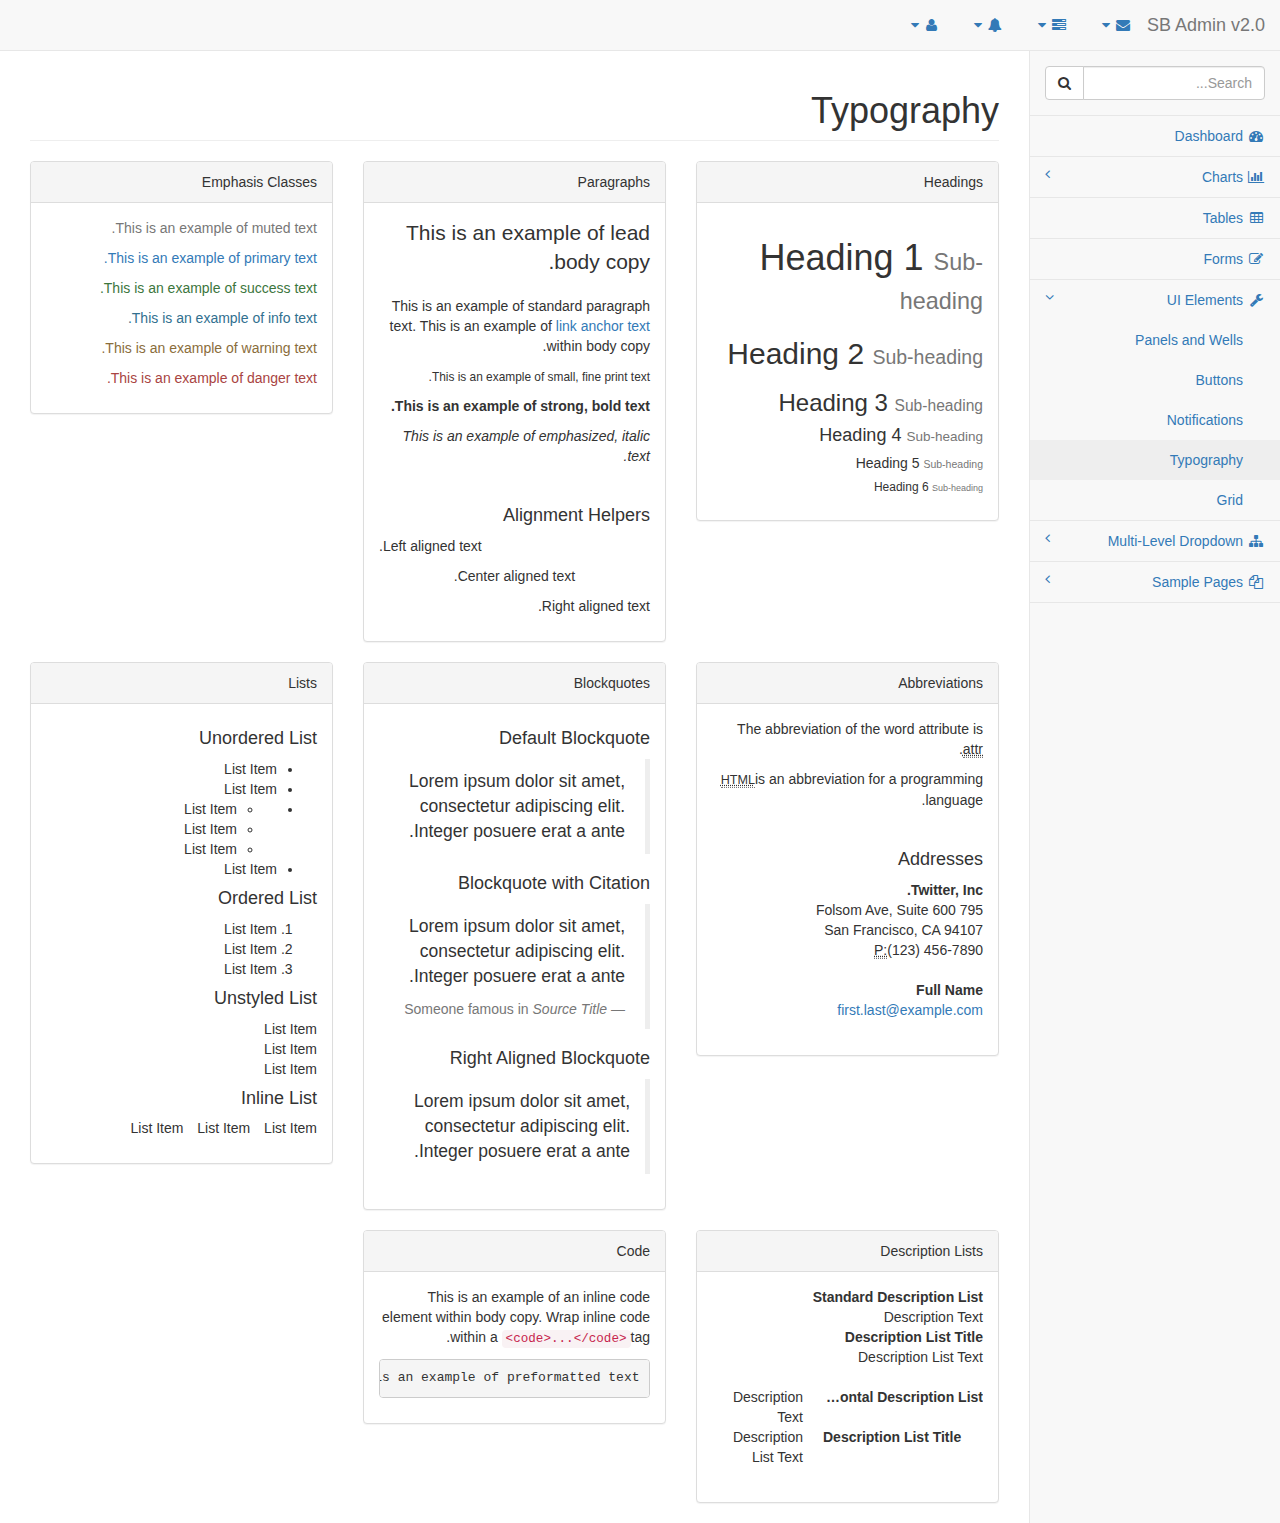
<file: AdminManage/typography.html>
<!DOCTYPE html>
<html lang="en">

<head>

    <meta charset="utf-8">
    <meta http-equiv="X-UA-Compatible" content="IE=edge">
    <meta name="viewport" content="width=device-width, initial-scale=1">
    <meta name="description" content="">
    <meta name="author" content="">

    <title>SB Admin 2 - Bootstrap Admin Theme</title>

    <!-- Bootstrap Core CSS -->
    <link href="css/rtl/bootstrap.min.css" rel="stylesheet">
    
    <!-- not use this in ltr -->
    <link href="css/rtl/bootstrap.rtl.css" rel="stylesheet">

    <!-- MetisMenu CSS -->
    <link href="css/plugins/metisMenu/metisMenu.min.css" rel="stylesheet">

    <!-- Custom CSS -->
    <link href="css/rtl/sb-admin-2.css" rel="stylesheet">

    <!-- Custom Fonts -->
    <link href="css/font-awesome/font-awesome.min.css" rel="stylesheet" type="text/css">

    <!-- HTML5 Shim and Respond.js IE8 support of HTML5 elements and media queries -->
    <!-- WARNING: Respond.js doesn't work if you view the page via file:// -->
    <!--[if lt IE 9]>
        <script src="https://oss.maxcdn.com/libs/html5shiv/3.7.0/html5shiv.js"></script>
        <script src="https://oss.maxcdn.com/libs/respond.js/1.4.2/respond.min.js"></script>
    <![endif]-->

</head>

<body>

    <div id="wrapper">

        <!-- Navigation -->
        <nav class="navbar navbar-default navbar-static-top" role="navigation" style="margin-bottom: 0">
            <div class="navbar-header">
                <button type="button" class="navbar-toggle" data-toggle="collapse" data-target=".navbar-collapse">
                    <span class="sr-only">Toggle navigation</span>
                    <span class="icon-bar"></span>
                    <span class="icon-bar"></span>
                    <span class="icon-bar"></span>
                </button>
                <a class="navbar-brand" href="index.html">SB Admin v2.0</a>
            </div>
            <!-- /.navbar-header -->

            <ul class="nav navbar-top-links navbar-right">
                <li class="dropdown">
                    <a class="dropdown-toggle" data-toggle="dropdown" href="#">
                        <i class="fa fa-envelope fa-fw"></i> <i class="fa fa-caret-down"></i>
                    </a>
                    <ul class="dropdown-menu dropdown-messages">
                        <li>
                            <a href="#">
                                <div>
                                    <strong>John Smith</strong>
                                    <span class="pull-right text-muted">
                                        <em>Yesterday</em>
                                    </span>
                                </div>
                                <div>Lorem ipsum dolor sit amet, consectetur adipiscing elit. Pellentesque eleifend...</div>
                            </a>
                        </li>
                        <li class="divider"></li>
                        <li>
                            <a href="#">
                                <div>
                                    <strong>John Smith</strong>
                                    <span class="pull-right text-muted">
                                        <em>Yesterday</em>
                                    </span>
                                </div>
                                <div>Lorem ipsum dolor sit amet, consectetur adipiscing elit. Pellentesque eleifend...</div>
                            </a>
                        </li>
                        <li class="divider"></li>
                        <li>
                            <a href="#">
                                <div>
                                    <strong>John Smith</strong>
                                    <span class="pull-right text-muted">
                                        <em>Yesterday</em>
                                    </span>
                                </div>
                                <div>Lorem ipsum dolor sit amet, consectetur adipiscing elit. Pellentesque eleifend...</div>
                            </a>
                        </li>
                        <li class="divider"></li>
                        <li>
                            <a class="text-center" href="#">
                                <strong>Read All Messages</strong>
                                <i class="fa fa-angle-right"></i>
                            </a>
                        </li>
                    </ul>
                    <!-- /.dropdown-messages -->
                </li>
                <!-- /.dropdown -->
                <li class="dropdown">
                    <a class="dropdown-toggle" data-toggle="dropdown" href="#">
                        <i class="fa fa-tasks fa-fw"></i> <i class="fa fa-caret-down"></i>
                    </a>
                    <ul class="dropdown-menu dropdown-tasks">
                        <li>
                            <a href="#">
                                <div>
                                    <p>
                                        <strong>Task 1</strong>
                                        <span class="pull-right text-muted">40% Complete</span>
                                    </p>
                                    <div class="progress progress-striped active">
                                        <div class="progress-bar progress-bar-success" role="progressbar" aria-valuenow="40" aria-valuemin="0" aria-valuemax="100" style="width: 40%">
                                            <span class="sr-only">40% Complete (success)</span>
                                        </div>
                                    </div>
                                </div>
                            </a>
                        </li>
                        <li class="divider"></li>
                        <li>
                            <a href="#">
                                <div>
                                    <p>
                                        <strong>Task 2</strong>
                                        <span class="pull-right text-muted">20% Complete</span>
                                    </p>
                                    <div class="progress progress-striped active">
                                        <div class="progress-bar progress-bar-info" role="progressbar" aria-valuenow="20" aria-valuemin="0" aria-valuemax="100" style="width: 20%">
                                            <span class="sr-only">20% Complete</span>
                                        </div>
                                    </div>
                                </div>
                            </a>
                        </li>
                        <li class="divider"></li>
                        <li>
                            <a href="#">
                                <div>
                                    <p>
                                        <strong>Task 3</strong>
                                        <span class="pull-right text-muted">60% Complete</span>
                                    </p>
                                    <div class="progress progress-striped active">
                                        <div class="progress-bar progress-bar-warning" role="progressbar" aria-valuenow="60" aria-valuemin="0" aria-valuemax="100" style="width: 60%">
                                            <span class="sr-only">60% Complete (warning)</span>
                                        </div>
                                    </div>
                                </div>
                            </a>
                        </li>
                        <li class="divider"></li>
                        <li>
                            <a href="#">
                                <div>
                                    <p>
                                        <strong>Task 4</strong>
                                        <span class="pull-right text-muted">80% Complete</span>
                                    </p>
                                    <div class="progress progress-striped active">
                                        <div class="progress-bar progress-bar-danger" role="progressbar" aria-valuenow="80" aria-valuemin="0" aria-valuemax="100" style="width: 80%">
                                            <span class="sr-only">80% Complete (danger)</span>
                                        </div>
                                    </div>
                                </div>
                            </a>
                        </li>
                        <li class="divider"></li>
                        <li>
                            <a class="text-center" href="#">
                                <strong>See All Tasks</strong>
                                <i class="fa fa-angle-right"></i>
                            </a>
                        </li>
                    </ul>
                    <!-- /.dropdown-tasks -->
                </li>
                <!-- /.dropdown -->
                <li class="dropdown">
                    <a class="dropdown-toggle" data-toggle="dropdown" href="#">
                        <i class="fa fa-bell fa-fw"></i> <i class="fa fa-caret-down"></i>
                    </a>
                    <ul class="dropdown-menu dropdown-alerts">
                        <li>
                            <a href="#">
                                <div>
                                    <i class="fa fa-comment fa-fw"></i> New Comment
                                    <span class="pull-right text-muted small">4 minutes ago</span>
                                </div>
                            </a>
                        </li>
                        <li class="divider"></li>
                        <li>
                            <a href="#">
                                <div>
                                    <i class="fa fa-twitter fa-fw"></i> 3 New Followers
                                    <span class="pull-right text-muted small">12 minutes ago</span>
                                </div>
                            </a>
                        </li>
                        <li class="divider"></li>
                        <li>
                            <a href="#">
                                <div>
                                    <i class="fa fa-envelope fa-fw"></i> Message Sent
                                    <span class="pull-right text-muted small">4 minutes ago</span>
                                </div>
                            </a>
                        </li>
                        <li class="divider"></li>
                        <li>
                            <a href="#">
                                <div>
                                    <i class="fa fa-tasks fa-fw"></i> New Task
                                    <span class="pull-right text-muted small">4 minutes ago</span>
                                </div>
                            </a>
                        </li>
                        <li class="divider"></li>
                        <li>
                            <a href="#">
                                <div>
                                    <i class="fa fa-upload fa-fw"></i> Server Rebooted
                                    <span class="pull-right text-muted small">4 minutes ago</span>
                                </div>
                            </a>
                        </li>
                        <li class="divider"></li>
                        <li>
                            <a class="text-center" href="#">
                                <strong>See All Alerts</strong>
                                <i class="fa fa-angle-right"></i>
                            </a>
                        </li>
                    </ul>
                    <!-- /.dropdown-alerts -->
                </li>
                <!-- /.dropdown -->
                <li class="dropdown">
                    <a class="dropdown-toggle" data-toggle="dropdown" href="#">
                        <i class="fa fa-user fa-fw"></i> <i class="fa fa-caret-down"></i>
                    </a>
                    <ul class="dropdown-menu dropdown-user">
                        <li><a href="#"><i class="fa fa-user fa-fw"></i> User Profile</a>
                        </li>
                        <li><a href="#"><i class="fa fa-gear fa-fw"></i> Settings</a>
                        </li>
                        <li class="divider"></li>
                        <li><a href="login.html"><i class="fa fa-sign-out fa-fw"></i> Logout</a>
                        </li>
                    </ul>
                    <!-- /.dropdown-user -->
                </li>
                <!-- /.dropdown -->
            </ul>
            <!-- /.navbar-top-links -->

            <div class="navbar-default sidebar" role="navigation">
                <div class="sidebar-nav navbar-collapse">
                    <ul class="nav" id="side-menu">
                        <li class="sidebar-search">
                            <div class="input-group custom-search-form">
                                <input type="text" class="form-control" placeholder="Search...">
                                <span class="input-group-btn">
                                <button class="btn btn-default" type="button">
                                    <i class="fa fa-search"></i>
                                </button>
                            </span>
                            </div>
                            <!-- /input-group -->
                        </li>
                        <li>
                            <a href="index.html"><i class="fa fa-dashboard fa-fw"></i> Dashboard</a>
                        </li>
                        <li>
                            <a href="#"><i class="fa fa-bar-chart-o fa-fw"></i> Charts<span class="fa arrow"></span></a>
                            <ul class="nav nav-second-level">
                                <li>
                                    <a href="flot.html">Flot Charts</a>
                                </li>
                                <li>
                                    <a href="morris.html">Morris.js Charts</a>
                                </li>
                            </ul>
                            <!-- /.nav-second-level -->
                        </li>
                        <li>
                            <a href="tables.html"><i class="fa fa-table fa-fw"></i> Tables</a>
                        </li>
                        <li>
                            <a href="forms.html"><i class="fa fa-edit fa-fw"></i> Forms</a>
                        </li>
                        <li class="active">
                            <a href="#"><i class="fa fa-wrench fa-fw"></i> UI Elements<span class="fa arrow"></span></a>
                            <ul class="nav nav-second-level">
                                <li>
                                    <a href="panels-wells.html">Panels and Wells</a>
                                </li>
                                <li>
                                    <a href="buttons.html">Buttons</a>
                                </li>
                                <li>
                                    <a href="notifications.html">Notifications</a>
                                </li>
                                <li>
                                    <a class="active" href="typography.html">Typography</a>
                                </li>
                                <li>
                                    <a href="grid.html">Grid</a>
                                </li>
                            </ul>
                            <!-- /.nav-second-level -->
                        </li>
                        <li>
                            <a href="#"><i class="fa fa-sitemap fa-fw"></i> Multi-Level Dropdown<span class="fa arrow"></span></a>
                            <ul class="nav nav-second-level">
                                <li>
                                    <a href="#">Second Level Item</a>
                                </li>
                                <li>
                                    <a href="#">Second Level Item</a>
                                </li>
                                <li>
                                    <a href="#">Third Level <span class="fa arrow"></span></a>
                                    <ul class="nav nav-third-level">
                                        <li>
                                            <a href="#">Third Level Item</a>
                                        </li>
                                        <li>
                                            <a href="#">Third Level Item</a>
                                        </li>
                                        <li>
                                            <a href="#">Third Level Item</a>
                                        </li>
                                        <li>
                                            <a href="#">Third Level Item</a>
                                        </li>
                                    </ul>
                                    <!-- /.nav-third-level -->
                                </li>
                            </ul>
                            <!-- /.nav-second-level -->
                        </li>
                        <li>
                            <a href="#"><i class="fa fa-files-o fa-fw"></i> Sample Pages<span class="fa arrow"></span></a>
                            <ul class="nav nav-second-level">
                                <li>
                                    <a href="blank.html">Blank Page</a>
                                </li>
                                <li>
                                    <a href="login.html">Login Page</a>
                                </li>
                            </ul>
                            <!-- /.nav-second-level -->
                        </li>
                    </ul>
                </div>
                <!-- /.sidebar-collapse -->
            </div>
            <!-- /.navbar-static-side -->
        </nav>

        <div id="page-wrapper">
            <div class="row">
                <div class="col-lg-12">
                    <h1 class="page-header">Typography</h1>
                </div>
                <!-- /.col-lg-12 -->
            </div>
            <!-- /.row -->
            <div class="row">
                <div class="col-lg-4">
                    <div class="panel panel-default">
                        <div class="panel-heading">
                            Headings
                        </div>
                        <div class="panel-body">
                            <h1>Heading 1
                                <small>Sub-heading</small>
                            </h1>
                            <h2>Heading 2
                                <small>Sub-heading</small>
                            </h2>
                            <h3>Heading 3
                                <small>Sub-heading</small>
                            </h3>
                            <h4>Heading 4
                                <small>Sub-heading</small>
                            </h4>
                            <h5>Heading 5
                                <small>Sub-heading</small>
                            </h5>
                            <h6>Heading 6
                                <small>Sub-heading</small>
                            </h6>
                        </div>
                        <!-- /.panel-body -->
                    </div>
                    <!-- /.panel -->
                </div>
                <!-- /.col-lg-4 -->
                <div class="col-lg-4">
                    <div class="panel panel-default">
                        <div class="panel-heading">
                            Paragraphs
                        </div>
                        <div class="panel-body">
                            <p class="lead">This is an example of lead body copy.</p>
                            <p>This is an example of standard paragraph text. This is an example of <a href="#">link anchor text</a> within body copy.</p>
                            <p>
                                <small>This is an example of small, fine print text.</small>
                            </p>
                            <p>
                                <strong>This is an example of strong, bold text.</strong>
                            </p>
                            <p>
                                <em>This is an example of emphasized, italic text.</em>
                            </p>
                            <br>
                            <h4>Alignment Helpers</h4>
                            <p class="text-left">Left aligned text.</p>
                            <p class="text-center">Center aligned text.</p>
                            <p class="text-right">Right aligned text.</p>
                        </div>
                        <!-- /.panel-body -->
                    </div>
                    <!-- /.panel -->
                </div>
                <!-- /.col-lg-4 -->
                <div class="col-lg-4">
                    <div class="panel panel-default">
                        <div class="panel-heading">
                            Emphasis Classes
                        </div>
                        <div class="panel-body">
                            <p class="text-muted">This is an example of muted text.</p>
                            <p class="text-primary">This is an example of primary text.</p>
                            <p class="text-success">This is an example of success text.</p>
                            <p class="text-info">This is an example of info text.</p>
                            <p class="text-warning">This is an example of warning text.</p>
                            <p class="text-danger">This is an example of danger text.</p>
                        </div>
                        <!-- /.panel-body -->
                    </div>
                    <!-- /.panel -->
                </div>
                <!-- /.col-lg-4 -->
            </div>
            <!-- /.row -->
            <div class="row">
                <div class="col-lg-4">
                    <div class="panel panel-default">
                        <div class="panel-heading">
                            Abbreviations
                        </div>
                        <div class="panel-body">
                            <p>The abbreviation of the word attribute is
                                <abbr title="attribute">attr</abbr>.</p>
                            <p>
                                <abbr title="HyperText Markup Language" class="initialism">HTML</abbr>is an abbreviation for a programming language.</p>
                            <br>
                            <h4>Addresses</h4>
                            <address>
                                <strong>Twitter, Inc.</strong>
                                <br>795 Folsom Ave, Suite 600
                                <br>San Francisco, CA 94107
                                <br>
                                <abbr title="Phone">P:</abbr>(123) 456-7890
                            </address>
                            <address>
                                <strong>Full Name</strong>
                                <br>
                                <a href="mailto:#">first.last@example.com</a>
                            </address>
                        </div>
                        <!-- /.panel-body -->
                    </div>
                    <!-- /.panel -->
                </div>
                <!-- /.col-lg-4 -->
                <div class="col-lg-4">
                    <div class="panel panel-default">
                        <div class="panel-heading">
                            Blockquotes
                        </div>
                        <div class="panel-body">
                            <h4>Default Blockquote</h4>
                            <blockquote>
                                <p>Lorem ipsum dolor sit amet, consectetur adipiscing elit. Integer posuere erat a ante.</p>
                            </blockquote>
                            <h4>Blockquote with Citation</h4>
                            <blockquote>
                                <p>Lorem ipsum dolor sit amet, consectetur adipiscing elit. Integer posuere erat a ante.</p>
                                <small>Someone famous in
                                    <cite title="Source Title">Source Title</cite>
                                </small>
                            </blockquote>
                            <h4>Right Aligned Blockquote</h4>
                            <blockquote class="pull-right">
                                <p>Lorem ipsum dolor sit amet, consectetur adipiscing elit. Integer posuere erat a ante.</p>
                            </blockquote>
                        </div>
                        <!-- /.panel-body -->
                    </div>
                    <!-- /.panel -->
                </div>
                <!-- /.col-lg-4 -->
                <div class="col-lg-4">
                    <div class="panel panel-default">
                        <div class="panel-heading">
                            Lists
                        </div>
                        <div class="panel-body">
                            <h4>Unordered List</h4>
                            <ul>
                                <li>List Item</li>
                                <li>List Item</li>
                                <li>
                                    <ul>
                                        <li>List Item</li>
                                        <li>List Item</li>
                                        <li>List Item</li>
                                    </ul>
                                </li>
                                <li>List Item</li>
                            </ul>
                            <h4>Ordered List</h4>
                            <ol>
                                <li>List Item</li>
                                <li>List Item</li>
                                <li>List Item</li>
                            </ol>
                            <h4>Unstyled List</h4>
                            <ul class="list-unstyled">
                                <li>List Item</li>
                                <li>List Item</li>
                                <li>List Item</li>
                            </ul>
                            <h4>Inline List</h4>
                            <ul class="list-inline">
                                <li>List Item</li>
                                <li>List Item</li>
                                <li>List Item</li>
                            </ul>
                        </div>
                        <!-- /.panel-body -->
                    </div>
                    <!-- /.panel -->
                </div>
                <!-- /.col-lg-4 -->
            </div>
            <!-- /.row -->
            <div class="row">
                <div class="col-lg-4">
                    <div class="panel panel-default">
                        <div class="panel-heading">
                            Description Lists
                        </div>
                        <div class="panel-body">
                            <dl>
                                <dt>Standard Description List</dt>
                                <dd>Description Text</dd>
                                <dt>Description List Title</dt>
                                <dd>Description List Text</dd>
                            </dl>
                            <dl class="dl-horizontal">
                                <dt>Horizontal Description List</dt>
                                <dd>Description Text</dd>
                                <dt>Description List Title</dt>
                                <dd>Description List Text</dd>
                            </dl>
                        </div>
                        <!-- /.panel-body -->
                    </div>
                    <!-- /.panel -->
                </div>
                <!-- /.col-lg-4 -->
                <div class="col-lg-4">
                    <div class="panel panel-default">
                        <div class="panel-heading">
                            Code
                        </div>
                        <div class="panel-body">
                            <p>This is an example of an inline code element within body copy. Wrap inline code within a
                                <code>&lt;code&gt;...&lt;/code&gt;</code>tag.</p>
                            <pre>This is an example of preformatted text.</pre>
                        </div>
                        <!-- /.panel-body -->
                    </div>
                    <!-- /.panel -->
                </div>
                <!-- /.col-lg-4 -->
            </div>
            <!-- /.row -->
        </div>
        <!-- /#page-wrapper -->

    </div>
    <!-- /#wrapper -->

    <!-- jQuery Version 1.11.0 -->
    <script src="js/jquery-1.11.0.js"></script>

    <!-- Bootstrap Core JavaScript -->
    <script src="js/bootstrap.min.js"></script>

    <!-- Metis Menu Plugin JavaScript -->
    <script src="js/metisMenu/metisMenu.min.js"></script>

    <!-- Custom Theme JavaScript -->
    <script src="js/sb-admin-2.js"></script>

</body>

</html>
</file>
<file: AdminManage/css/plugins/timeline.css>
.timeline {
  position: relative;
  padding: 20px 0 20px;
  list-style: none;
}

.timeline:before {
  content: " ";
  position: absolute;
  top: 0;
  bottom: 0;
  right: 50%;
  width: 3px;
  margin-right: -1.5px;
  background-color: #eeeeee;
}

.timeline > li {
  position: relative;
  margin-bottom: 20px;
}

.timeline > li:before,
.timeline > li:after {
  content: " ";
  display: table;
}

.timeline > li:after {
  clear: both;
}

.timeline > li:before,
.timeline > li:after {
  content: " ";
  display: table;
}

.timeline > li:after {
  clear: both;
}

.timeline > li > .timeline-panel {
  float: right;
  position: relative;
  width: 46%;
  padding: 20px;
  border: 1px solid #d4d4d4;
  border-radius: 2px;
  -webkit-box-shadow: 0 1px 6px rgba(0,0,0,0.175);
  box-shadow: 0 1px 6px rgba(0,0,0,0.175);
}

.timeline > li > .timeline-panel:before {
  content: " ";
  display: inline-block;
  position: absolute;
  top: 26px;
  left: -15px;
  border-top: 15px solid transparent;
  border-left: 0 solid #ccc;
  border-bottom: 15px solid transparent;
  border-right: 15px solid #ccc;
}

.timeline > li > .timeline-panel:after {
  content: " ";
  display: inline-block;
  position: absolute;
  top: 27px;
  left: -14px;
  border-top: 14px solid transparent;
  border-left: 0 solid #fff;
  border-bottom: 14px solid transparent;
  border-right: 14px solid #fff;
}

.timeline > li > .timeline-badge {
  z-index: 100;
  position: absolute;
  top: 16px;
  right: 50%;
  width: 50px;
  height: 50px;
  margin-right: -25px;
  border-radius: 50% 50% 50% 50%;
  text-align: center;
  font-size: 1.4em;
  line-height: 50px;
  color: #fff;
  background-color: #999999;
}

.timeline > li.timeline-inverted > .timeline-panel {
  float: left;
}

.timeline > li.timeline-inverted > .timeline-panel:before {
  left: auto;
  right: -15px;
  border-left-width: 15px;
  border-right-width: 0;
}

.timeline > li.timeline-inverted > .timeline-panel:after {
  left: auto;
  right: -14px;
  border-left-width: 14px;
  border-right-width: 0;
}

.timeline-badge.primary {
  background-color: #2e6da4 !important;
}

.timeline-badge.success {
  background-color: #3f903f !important;
}

.timeline-badge.warning {
  background-color: #f0ad4e !important;
}

.timeline-badge.danger {
  background-color: #d9534f !important;
}

.timeline-badge.info {
  background-color: #5bc0de !important;
}

.timeline-title {
  margin-top: 0;
  color: inherit;
}

.timeline-body > p,
.timeline-body > ul {
  margin-bottom: 0;
}

.timeline-body > p + p {
  margin-top: 5px;
}

@media(max-width:767px) {
  ul.timeline:before {
    right: 40px;
  }

  ul.timeline > li > .timeline-panel {
    width: calc(100% - 90px);
    width: -moz-calc(100% - 90px);
    width: -webkit-calc(100% - 90px);
  }

  ul.timeline > li > .timeline-badge {
    top: 16px;
    right: 15px;
    margin-right: 0;
  }

  ul.timeline > li > .timeline-panel {
    float: left;
  }

  ul.timeline > li > .timeline-panel:before {
    left: auto;
    right: -15px;
    border-left-width: 15px;
    border-right-width: 0;
  }

  ul.timeline > li > .timeline-panel:after {
    left: auto;
    right: -14px;
    border-left-width: 14px;
    border-right-width: 0;
  }
}
</file>
<file: AdminManage/css/plugins/morris.css>
.morris-hover{position:absolute;z-index:1000}.morris-hover.morris-default-style{border-radius:10px;padding:6px;color:#666;background:rgba(255,255,255,0.8);border:solid 2px rgba(230,230,230,0.8);font-family:sans-serif;font-size:12px;text-align:center}.morris-hover.morris-default-style .morris-hover-row-label{font-weight:bold;margin:0.25em 0}
.morris-hover.morris-default-style .morris-hover-point{white-space:nowrap;margin:0.1em 0}
</file>
<file: AdminManage/css/plugins/metisMenu/metisMenu.min.css>
.arrow{float:right}.glyphicon.arrow:before{content:"\e079"}.active>a>.glyphicon.arrow:before{content:"\e114"}.fa.arrow:before{content:"\f104"}.active>a>.fa.arrow:before{content:"\f107"}.plus-times{float:right}.fa.plus-times:before{content:"\f067"}.active>a>.fa.plus-times{filter:progid:DXImageTransform.Microsoft.BasicImage(rotation=1);-webkit-transform:rotate(45deg);-moz-transform:rotate(45deg);-ms-transform:rotate(45deg);-o-transform:rotate(45deg);transform:rotate(45deg)}.plus-minus{float:right}.fa.plus-minus:before{content:"\f067"}.active>a>.fa.plus-minus:before{content:"\f068"}
</file>
<file: AdminManage/css/rtl/sb-admin-2.css>
/*!
* Start Bootstrap - SB Admin 2 Bootstrap Admin Theme (http://startbootstrap.com)
* Code licensed under the Apache License v2.0.
* For details, see http://www.apache.org/licenses/LICENSE-2.0.
*/

body {
  background-color: #f8f8f8;
}

#wrapper {
  width: 100%;
}

#page-wrapper {
  padding: 0 15px;
  min-height: 568px;
  background-color: #fff;
}

@media(min-width:768px) {
  #page-wrapper {
    position: inherit;
    margin: 0 250px 0 0;
    padding: 0 30px;
    border-right: 1px solid #e7e7e7;
  }
}

.navbar-top-links li {
  display: inline-block;
}

.navbar-top-links li:last-child {
  margin-left: 15px;
}

.navbar-top-links li a {
  padding: 15px;
  min-height: 50px;
}

.navbar-top-links .dropdown-menu li {
  display: block;
}

.navbar-top-links .dropdown-menu li:last-child {
  margin-left: 0;
}

.navbar-top-links .dropdown-menu li a {
  padding: 3px 20px;
  min-height: 0;
}

.navbar-top-links .dropdown-menu li a div {
  white-space: normal;
}

.navbar-top-links .dropdown-messages,
.navbar-top-links .dropdown-tasks,
.navbar-top-links .dropdown-alerts {
  width: 310px;
  min-width: 0;
}

.navbar-top-links .dropdown-messages {
  margin-right: 5px;
}

.navbar-top-links .dropdown-tasks {
  margin-right: -59px;
}

.navbar-top-links .dropdown-alerts {
  margin-right: -123px;
}

.navbar-top-links .dropdown-user {
  left: 0;
  right: auto;
}

.sidebar .sidebar-nav.navbar-collapse {
  padding-left: 0;
  padding-right: 0;
}

.sidebar .sidebar-search {
  padding: 15px;
}

.sidebar ul li {
  border-bottom: 1px solid #e7e7e7;
}

.sidebar ul li a.active {
  background-color: #eee;
}

.sidebar .arrow {
  float: left;
}

.sidebar .fa.arrow:before {
  content: "\f104";
}

.sidebar .active>a>.fa.arrow:before {
  content: "\f107";
}

.sidebar .nav-second-level li,
.sidebar .nav-third-level li {
  border-bottom: 0!important;
}

.sidebar .nav-second-level li a {
  padding-right: 37px;
}

.sidebar .nav-third-level li a {
  padding-right: 52px;
}

@media(min-width:768px) {
  .sidebar {
    z-index: 1;
    position: absolute;
    width: 250px;
    margin-top: 51px;
  }

  .navbar-top-links .dropdown-messages,
  .navbar-top-links .dropdown-tasks,
  .navbar-top-links .dropdown-alerts {
    margin-right: auto;
  }
}

.btn-outline {
  color: inherit;
  background-color: transparent;
  transition: all .5s;
}

.btn-primary.btn-outline {
  color: #428bca;
}

.btn-success.btn-outline {
  color: #5cb85c;
}

.btn-info.btn-outline {
  color: #5bc0de;
}

.btn-warning.btn-outline {
  color: #f0ad4e;
}

.btn-danger.btn-outline {
  color: #d9534f;
}

.btn-primary.btn-outline:hover,
.btn-success.btn-outline:hover,
.btn-info.btn-outline:hover,
.btn-warning.btn-outline:hover,
.btn-danger.btn-outline:hover {
  color: #fff;
}

.chat {
  margin: 0;
  padding: 0;
  list-style: none;
}

.chat li {
  margin-bottom: 10px;
  padding-bottom: 5px;
  border-bottom: 1px dotted #999;
}

.chat li.left .chat-body {
  margin-right: 60px;
}

.chat li.right .chat-body {
  margin-left: 60px;
}

.chat li .chat-body p {
  margin: 0;
}

.panel .slidedown .glyphicon,
.chat .glyphicon {
  margin-left: 5px;
}

.chat-panel .panel-body {
  height: 350px;
  overflow-y: scroll;
}

.login-panel {
  margin-top: 25%;
}

.flot-chart {
  display: block;
  height: 400px;
}

.flot-chart-content {
  width: 100%;
  height: 100%;
}

table.dataTable thead .sorting,
table.dataTable thead .sorting_asc,
table.dataTable thead .sorting_desc,
table.dataTable thead .sorting_asc_disabled,
table.dataTable thead .sorting_desc_disabled {
  background: 0 0;
}

table.dataTable thead .sorting_asc:after {
  content: "\f0de";
  float: left;
  font-family: fontawesome;
}

table.dataTable thead .sorting_desc:after {
  content: "\f0dd";
  float: left;
  font-family: fontawesome;
}

table.dataTable thead .sorting:after {
  content: "\f0dc";
  float: left;
  font-family: fontawesome;
  color: rgba(50,50,50,.5);
}

.btn-circle {
  width: 30px;
  height: 30px;
  padding: 6px 0;
  border-radius: 15px;
  text-align: center;
  font-size: 12px;
  line-height: 1.428571429;
}

.btn-circle.btn-lg {
  width: 50px;
  height: 50px;
  padding: 10px 16px;
  border-radius: 25px;
  font-size: 18px;
  line-height: 1.33;
}

.btn-circle.btn-xl {
  width: 70px;
  height: 70px;
  padding: 10px 16px;
  border-radius: 35px;
  font-size: 24px;
  line-height: 1.33;
}

.show-grid [class^=col-] {
  padding-top: 10px;
  padding-bottom: 10px;
  border: 1px solid #ddd;
  background-color: #eee!important;
}

.show-grid {
  margin: 15px 0;
}

.huge {
  font-size: 40px;
}

.panel-green {
  border-color: #5cb85c;
}

.panel-green .panel-heading {
  border-color: #5cb85c;
  color: #fff;
  background-color: #5cb85c;
}

.panel-green a {
  color: #5cb85c;
}

.panel-green a:hover {
  color: #3d8b3d;
}

.panel-red {
  border-color: #d9534f;
}

.panel-red .panel-heading {
  border-color: #d9534f;
  color: #fff;
  background-color: #d9534f;
}

.panel-red a {
  color: #d9534f;
}

.panel-red a:hover {
  color: #b52b27;
}

.panel-yellow {
  border-color: #f0ad4e;
}

.panel-yellow .panel-heading {
  border-color: #f0ad4e;
  color: #fff;
  background-color: #f0ad4e;
}

.panel-yellow a {
  color: #f0ad4e;
}

.panel-yellow a:hover {
  color: #df8a13;
}

/*komicho*/
ul.pull-left {
    float: left;
    left: 0;
    right: auto;
}
</file>
<file: AdminManage/css/plugins/social-buttons.css>
/*
 * Social Buttons for Bootstrap
 *
 * Copyright 2013 Panayiotis Lipiridis
 * Licensed under the MIT License
 *
 * https://github.com/lipis/bootstrap-social
 */

.btn-social{position:relative;padding-right:44px;text-align:right;white-space:nowrap;overflow:hidden;text-overflow:ellipsis}.btn-social :first-child{position:absolute;right:0;top:0;bottom:0;width:32px;line-height:34px;font-size:1.6em;text-align:center;border-left:1px solid rgba(0,0,0,0.2)}
.btn-social.btn-lg{padding-right:61px}.btn-social.btn-lg :first-child{line-height:45px;width:45px;font-size:1.8em}
.btn-social.btn-sm{padding-right:38px}.btn-social.btn-sm :first-child{line-height:28px;width:28px;font-size:1.4em}
.btn-social.btn-xs{padding-right:30px}.btn-social.btn-xs :first-child{line-height:20px;width:20px;font-size:1.2em}
.btn-social-icon{position:relative;padding-right:44px;text-align:right;white-space:nowrap;overflow:hidden;text-overflow:ellipsis;height:34px;width:34px;padding-right:0;padding-left:0}.btn-social-icon :first-child{position:absolute;right:0;top:0;bottom:0;width:32px;line-height:34px;font-size:1.6em;text-align:center;border-left:1px solid rgba(0,0,0,0.2)}
.btn-social-icon.btn-lg{padding-right:61px}.btn-social-icon.btn-lg :first-child{line-height:45px;width:45px;font-size:1.8em}
.btn-social-icon.btn-sm{padding-right:38px}.btn-social-icon.btn-sm :first-child{line-height:28px;width:28px;font-size:1.4em}
.btn-social-icon.btn-xs{padding-right:30px}.btn-social-icon.btn-xs :first-child{line-height:20px;width:20px;font-size:1.2em}
.btn-social-icon :first-child{border:none;text-align:center;width:100% !important}
.btn-social-icon.btn-lg{height:45px;width:45px;padding-right:0;padding-left:0}
.btn-social-icon.btn-sm{height:30px;width:30px;padding-right:0;padding-left:0}
.btn-social-icon.btn-xs{height:22px;width:22px;padding-right:0;padding-left:0}
.btn-bitbucket{color:#fff;background-color:#205081;border-color:rgba(0,0,0,0.2)}.btn-bitbucket:hover,.btn-bitbucket:focus,.btn-bitbucket:active,.btn-bitbucket.active,.open .dropdown-toggle.btn-bitbucket{color:#fff;background-color:#183c60;border-color:rgba(0,0,0,0.2)}
.btn-bitbucket:active,.btn-bitbucket.active,.open .dropdown-toggle.btn-bitbucket{background-image:none}
.btn-bitbucket.disabled,.btn-bitbucket[disabled],fieldset[disabled] .btn-bitbucket,.btn-bitbucket.disabled:hover,.btn-bitbucket[disabled]:hover,fieldset[disabled] .btn-bitbucket:hover,.btn-bitbucket.disabled:focus,.btn-bitbucket[disabled]:focus,fieldset[disabled] .btn-bitbucket:focus,.btn-bitbucket.disabled:active,.btn-bitbucket[disabled]:active,fieldset[disabled] .btn-bitbucket:active,.btn-bitbucket.disabled.active,.btn-bitbucket[disabled].active,fieldset[disabled] .btn-bitbucket.active{background-color:#205081;border-color:rgba(0,0,0,0.2)}
.btn-dropbox{color:#fff;background-color:#1087dd;border-color:rgba(0,0,0,0.2)}.btn-dropbox:hover,.btn-dropbox:focus,.btn-dropbox:active,.btn-dropbox.active,.open .dropdown-toggle.btn-dropbox{color:#fff;background-color:#0d70b7;border-color:rgba(0,0,0,0.2)}
.btn-dropbox:active,.btn-dropbox.active,.open .dropdown-toggle.btn-dropbox{background-image:none}
.btn-dropbox.disabled,.btn-dropbox[disabled],fieldset[disabled] .btn-dropbox,.btn-dropbox.disabled:hover,.btn-dropbox[disabled]:hover,fieldset[disabled] .btn-dropbox:hover,.btn-dropbox.disabled:focus,.btn-dropbox[disabled]:focus,fieldset[disabled] .btn-dropbox:focus,.btn-dropbox.disabled:active,.btn-dropbox[disabled]:active,fieldset[disabled] .btn-dropbox:active,.btn-dropbox.disabled.active,.btn-dropbox[disabled].active,fieldset[disabled] .btn-dropbox.active{background-color:#1087dd;border-color:rgba(0,0,0,0.2)}
.btn-facebook{color:#fff;background-color:#3b5998;border-color:rgba(0,0,0,0.2)}.btn-facebook:hover,.btn-facebook:focus,.btn-facebook:active,.btn-facebook.active,.open .dropdown-toggle.btn-facebook{color:#fff;background-color:#30487b;border-color:rgba(0,0,0,0.2)}
.btn-facebook:active,.btn-facebook.active,.open .dropdown-toggle.btn-facebook{background-image:none}
.btn-facebook.disabled,.btn-facebook[disabled],fieldset[disabled] .btn-facebook,.btn-facebook.disabled:hover,.btn-facebook[disabled]:hover,fieldset[disabled] .btn-facebook:hover,.btn-facebook.disabled:focus,.btn-facebook[disabled]:focus,fieldset[disabled] .btn-facebook:focus,.btn-facebook.disabled:active,.btn-facebook[disabled]:active,fieldset[disabled] .btn-facebook:active,.btn-facebook.disabled.active,.btn-facebook[disabled].active,fieldset[disabled] .btn-facebook.active{background-color:#3b5998;border-color:rgba(0,0,0,0.2)}
.btn-flickr{color:#fff;background-color:#ff0084;border-color:rgba(0,0,0,0.2)}.btn-flickr:hover,.btn-flickr:focus,.btn-flickr:active,.btn-flickr.active,.open .dropdown-toggle.btn-flickr{color:#fff;background-color:#d6006f;border-color:rgba(0,0,0,0.2)}
.btn-flickr:active,.btn-flickr.active,.open .dropdown-toggle.btn-flickr{background-image:none}
.btn-flickr.disabled,.btn-flickr[disabled],fieldset[disabled] .btn-flickr,.btn-flickr.disabled:hover,.btn-flickr[disabled]:hover,fieldset[disabled] .btn-flickr:hover,.btn-flickr.disabled:focus,.btn-flickr[disabled]:focus,fieldset[disabled] .btn-flickr:focus,.btn-flickr.disabled:active,.btn-flickr[disabled]:active,fieldset[disabled] .btn-flickr:active,.btn-flickr.disabled.active,.btn-flickr[disabled].active,fieldset[disabled] .btn-flickr.active{background-color:#ff0084;border-color:rgba(0,0,0,0.2)}
.btn-github{color:#fff;background-color:#444;border-color:rgba(0,0,0,0.2)}.btn-github:hover,.btn-github:focus,.btn-github:active,.btn-github.active,.open .dropdown-toggle.btn-github{color:#fff;background-color:#303030;border-color:rgba(0,0,0,0.2)}
.btn-github:active,.btn-github.active,.open .dropdown-toggle.btn-github{background-image:none}
.btn-github.disabled,.btn-github[disabled],fieldset[disabled] .btn-github,.btn-github.disabled:hover,.btn-github[disabled]:hover,fieldset[disabled] .btn-github:hover,.btn-github.disabled:focus,.btn-github[disabled]:focus,fieldset[disabled] .btn-github:focus,.btn-github.disabled:active,.btn-github[disabled]:active,fieldset[disabled] .btn-github:active,.btn-github.disabled.active,.btn-github[disabled].active,fieldset[disabled] .btn-github.active{background-color:#444;border-color:rgba(0,0,0,0.2)}
.btn-google-plus{color:#fff;background-color:#dd4b39;border-color:rgba(0,0,0,0.2)}.btn-google-plus:hover,.btn-google-plus:focus,.btn-google-plus:active,.btn-google-plus.active,.open .dropdown-toggle.btn-google-plus{color:#fff;background-color:#ca3523;border-color:rgba(0,0,0,0.2)}
.btn-google-plus:active,.btn-google-plus.active,.open .dropdown-toggle.btn-google-plus{background-image:none}
.btn-google-plus.disabled,.btn-google-plus[disabled],fieldset[disabled] .btn-google-plus,.btn-google-plus.disabled:hover,.btn-google-plus[disabled]:hover,fieldset[disabled] .btn-google-plus:hover,.btn-google-plus.disabled:focus,.btn-google-plus[disabled]:focus,fieldset[disabled] .btn-google-plus:focus,.btn-google-plus.disabled:active,.btn-google-plus[disabled]:active,fieldset[disabled] .btn-google-plus:active,.btn-google-plus.disabled.active,.btn-google-plus[disabled].active,fieldset[disabled] .btn-google-plus.active{background-color:#dd4b39;border-color:rgba(0,0,0,0.2)}
.btn-instagram{color:#fff;background-color:#517fa4;border-color:rgba(0,0,0,0.2)}.btn-instagram:hover,.btn-instagram:focus,.btn-instagram:active,.btn-instagram.active,.open .dropdown-toggle.btn-instagram{color:#fff;background-color:#446a89;border-color:rgba(0,0,0,0.2)}
.btn-instagram:active,.btn-instagram.active,.open .dropdown-toggle.btn-instagram{background-image:none}
.btn-instagram.disabled,.btn-instagram[disabled],fieldset[disabled] .btn-instagram,.btn-instagram.disabled:hover,.btn-instagram[disabled]:hover,fieldset[disabled] .btn-instagram:hover,.btn-instagram.disabled:focus,.btn-instagram[disabled]:focus,fieldset[disabled] .btn-instagram:focus,.btn-instagram.disabled:active,.btn-instagram[disabled]:active,fieldset[disabled] .btn-instagram:active,.btn-instagram.disabled.active,.btn-instagram[disabled].active,fieldset[disabled] .btn-instagram.active{background-color:#517fa4;border-color:rgba(0,0,0,0.2)}
.btn-linkedin{color:#fff;background-color:#007bb6;border-color:rgba(0,0,0,0.2)}.btn-linkedin:hover,.btn-linkedin:focus,.btn-linkedin:active,.btn-linkedin.active,.open .dropdown-toggle.btn-linkedin{color:#fff;background-color:#005f8d;border-color:rgba(0,0,0,0.2)}
.btn-linkedin:active,.btn-linkedin.active,.open .dropdown-toggle.btn-linkedin{background-image:none}
.btn-linkedin.disabled,.btn-linkedin[disabled],fieldset[disabled] .btn-linkedin,.btn-linkedin.disabled:hover,.btn-linkedin[disabled]:hover,fieldset[disabled] .btn-linkedin:hover,.btn-linkedin.disabled:focus,.btn-linkedin[disabled]:focus,fieldset[disabled] .btn-linkedin:focus,.btn-linkedin.disabled:active,.btn-linkedin[disabled]:active,fieldset[disabled] .btn-linkedin:active,.btn-linkedin.disabled.active,.btn-linkedin[disabled].active,fieldset[disabled] .btn-linkedin.active{background-color:#007bb6;border-color:rgba(0,0,0,0.2)}
.btn-pinterest{color:#fff;background-color:#cb2027;border-color:rgba(0,0,0,0.2)}.btn-pinterest:hover,.btn-pinterest:focus,.btn-pinterest:active,.btn-pinterest.active,.open .dropdown-toggle.btn-pinterest{color:#fff;background-color:#a81a20;border-color:rgba(0,0,0,0.2)}
.btn-pinterest:active,.btn-pinterest.active,.open .dropdown-toggle.btn-pinterest{background-image:none}
.btn-pinterest.disabled,.btn-pinterest[disabled],fieldset[disabled] .btn-pinterest,.btn-pinterest.disabled:hover,.btn-pinterest[disabled]:hover,fieldset[disabled] .btn-pinterest:hover,.btn-pinterest.disabled:focus,.btn-pinterest[disabled]:focus,fieldset[disabled] .btn-pinterest:focus,.btn-pinterest.disabled:active,.btn-pinterest[disabled]:active,fieldset[disabled] .btn-pinterest:active,.btn-pinterest.disabled.active,.btn-pinterest[disabled].active,fieldset[disabled] .btn-pinterest.active{background-color:#cb2027;border-color:rgba(0,0,0,0.2)}
.btn-tumblr{color:#fff;background-color:#2c4762;border-color:rgba(0,0,0,0.2)}.btn-tumblr:hover,.btn-tumblr:focus,.btn-tumblr:active,.btn-tumblr.active,.open .dropdown-toggle.btn-tumblr{color:#fff;background-color:#1f3346;border-color:rgba(0,0,0,0.2)}
.btn-tumblr:active,.btn-tumblr.active,.open .dropdown-toggle.btn-tumblr{background-image:none}
.btn-tumblr.disabled,.btn-tumblr[disabled],fieldset[disabled] .btn-tumblr,.btn-tumblr.disabled:hover,.btn-tumblr[disabled]:hover,fieldset[disabled] .btn-tumblr:hover,.btn-tumblr.disabled:focus,.btn-tumblr[disabled]:focus,fieldset[disabled] .btn-tumblr:focus,.btn-tumblr.disabled:active,.btn-tumblr[disabled]:active,fieldset[disabled] .btn-tumblr:active,.btn-tumblr.disabled.active,.btn-tumblr[disabled].active,fieldset[disabled] .btn-tumblr.active{background-color:#2c4762;border-color:rgba(0,0,0,0.2)}
.btn-twitter{color:#fff;background-color:#2ba9e1;border-color:rgba(0,0,0,0.2)}.btn-twitter:hover,.btn-twitter:focus,.btn-twitter:active,.btn-twitter.active,.open .dropdown-toggle.btn-twitter{color:#fff;background-color:#1c92c7;border-color:rgba(0,0,0,0.2)}
.btn-twitter:active,.btn-twitter.active,.open .dropdown-toggle.btn-twitter{background-image:none}
.btn-twitter.disabled,.btn-twitter[disabled],fieldset[disabled] .btn-twitter,.btn-twitter.disabled:hover,.btn-twitter[disabled]:hover,fieldset[disabled] .btn-twitter:hover,.btn-twitter.disabled:focus,.btn-twitter[disabled]:focus,fieldset[disabled] .btn-twitter:focus,.btn-twitter.disabled:active,.btn-twitter[disabled]:active,fieldset[disabled] .btn-twitter:active,.btn-twitter.disabled.active,.btn-twitter[disabled].active,fieldset[disabled] .btn-twitter.active{background-color:#2ba9e1;border-color:rgba(0,0,0,0.2)}
.btn-vk{color:#fff;background-color:#587ea3;border-color:rgba(0,0,0,0.2)}.btn-vk:hover,.btn-vk:focus,.btn-vk:active,.btn-vk.active,.open .dropdown-toggle.btn-vk{color:#fff;background-color:#4a6a89;border-color:rgba(0,0,0,0.2)}
.btn-vk:active,.btn-vk.active,.open .dropdown-toggle.btn-vk{background-image:none}
.btn-vk.disabled,.btn-vk[disabled],fieldset[disabled] .btn-vk,.btn-vk.disabled:hover,.btn-vk[disabled]:hover,fieldset[disabled] .btn-vk:hover,.btn-vk.disabled:focus,.btn-vk[disabled]:focus,fieldset[disabled] .btn-vk:focus,.btn-vk.disabled:active,.btn-vk[disabled]:active,fieldset[disabled] .btn-vk:active,.btn-vk.disabled.active,.btn-vk[disabled].active,fieldset[disabled] .btn-vk.active{background-color:#587ea3;border-color:rgba(0,0,0,0.2)}


/*
 * Only for this example - not needed for the buttons
 * ----------------------------------------------------- */
.btn-social-icon {margin-bottom: 4px;}
.social-class .social-hex{font-family:Monaco,Menlo,Consolas,"Courier New",monospace;font-size:10px;opacity:.3;float:left}
.social-class li{margin-bottom:4px}.social-class li:hover .social-hex{opacity:1}
.social-class li:hover code{background-color:#e8e8ee}
.social-class code{cursor:default}
</file>
